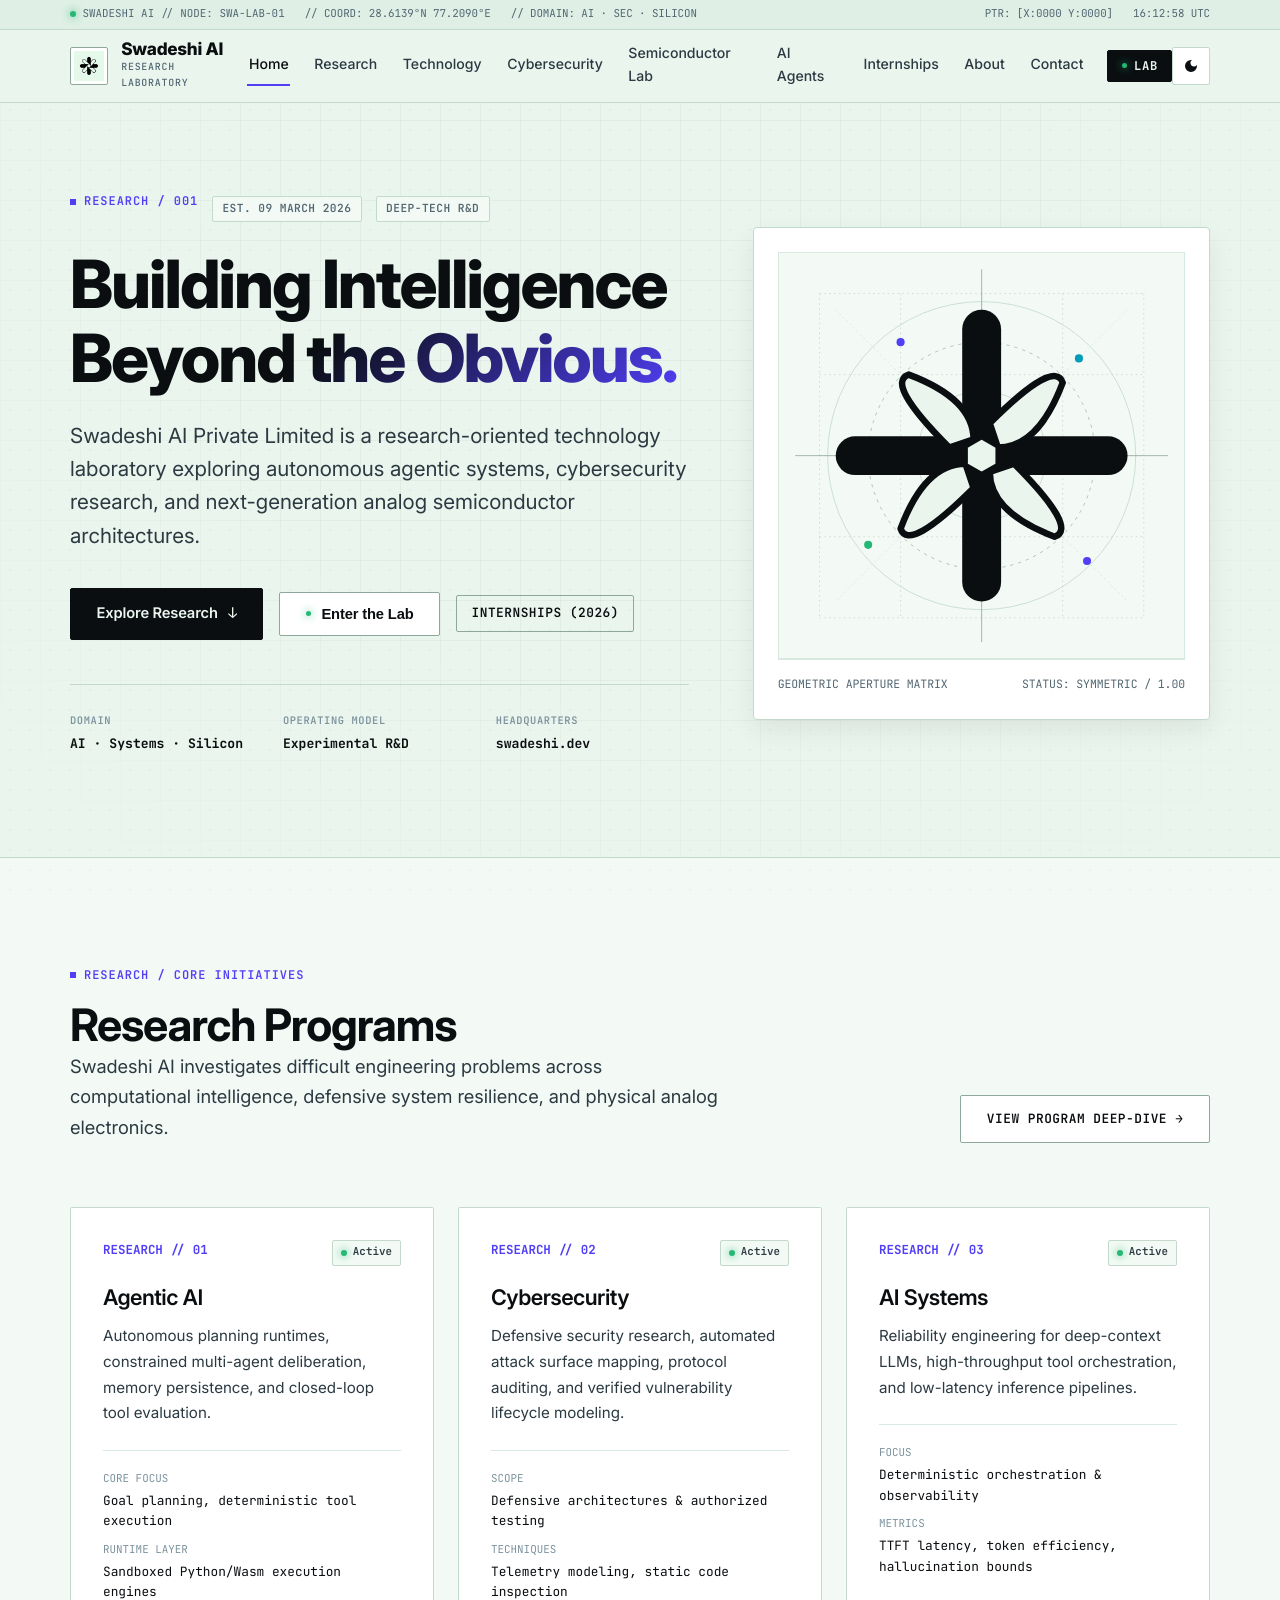
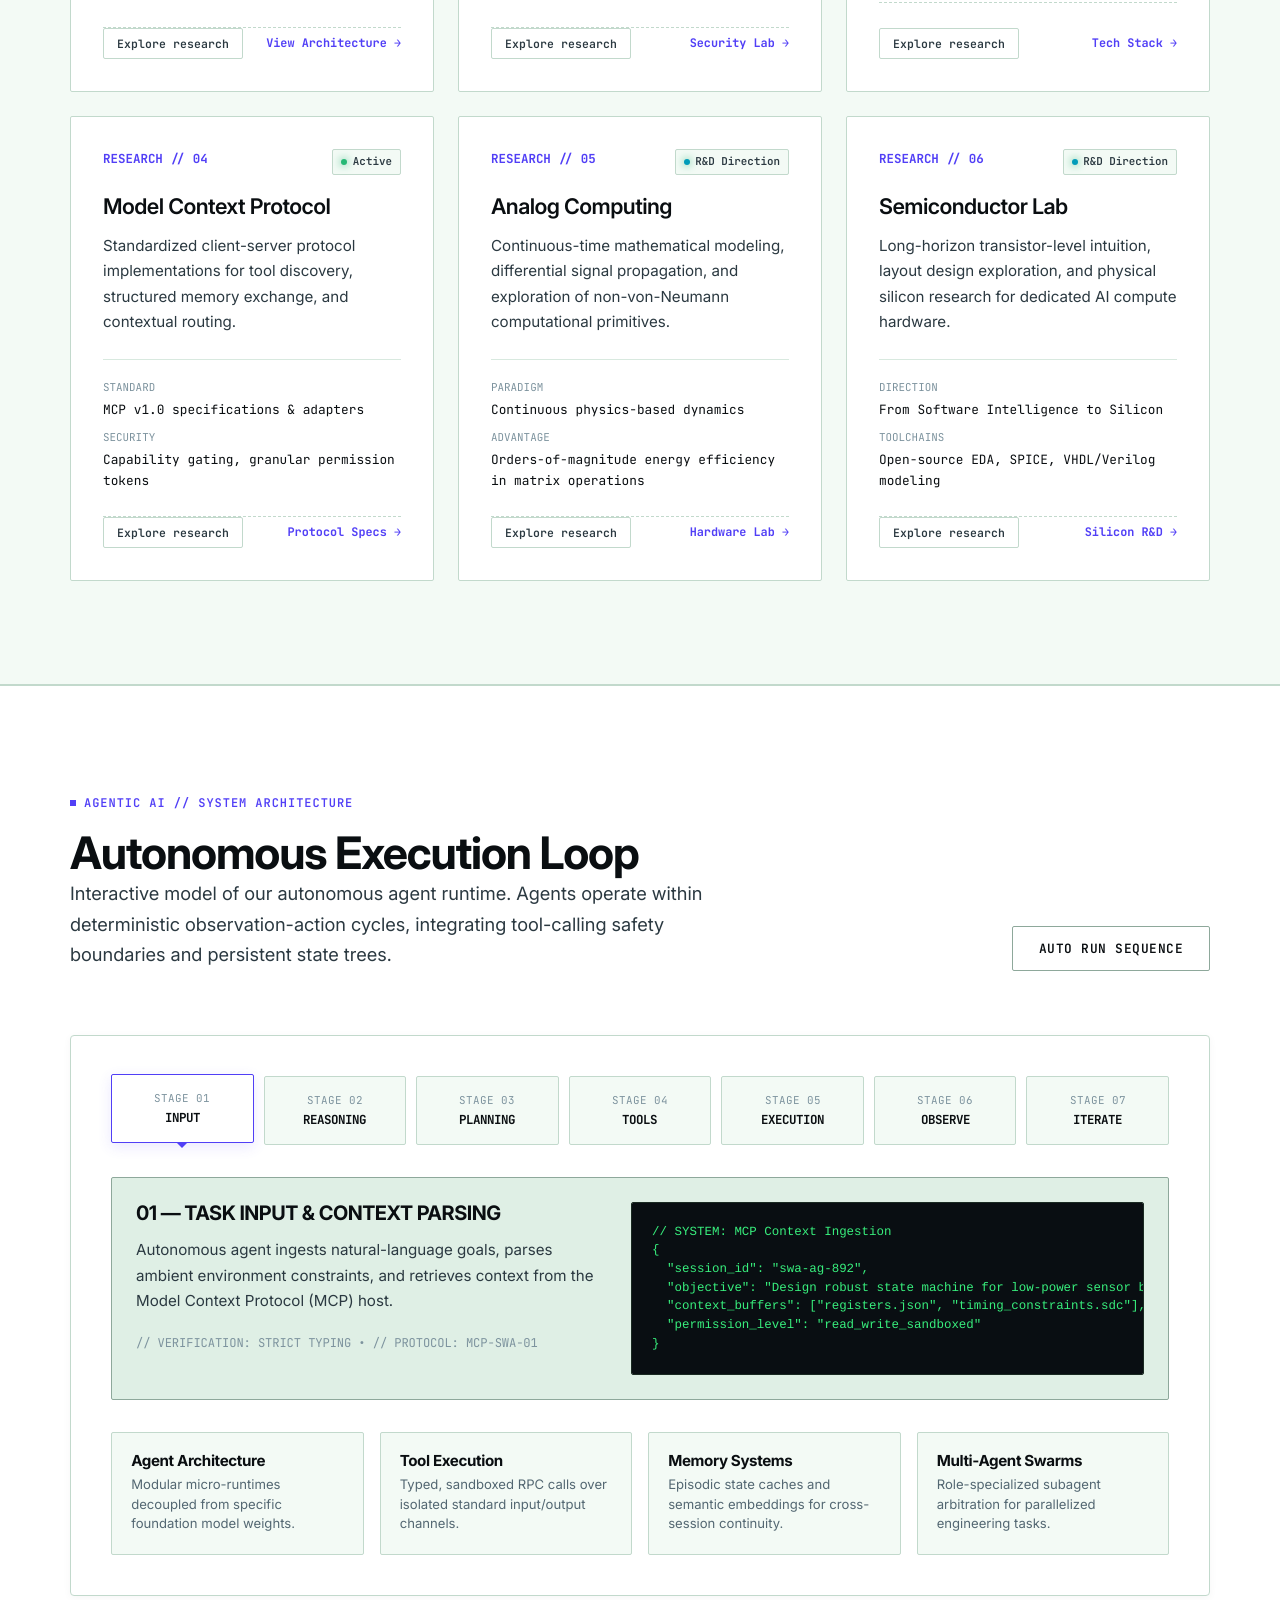
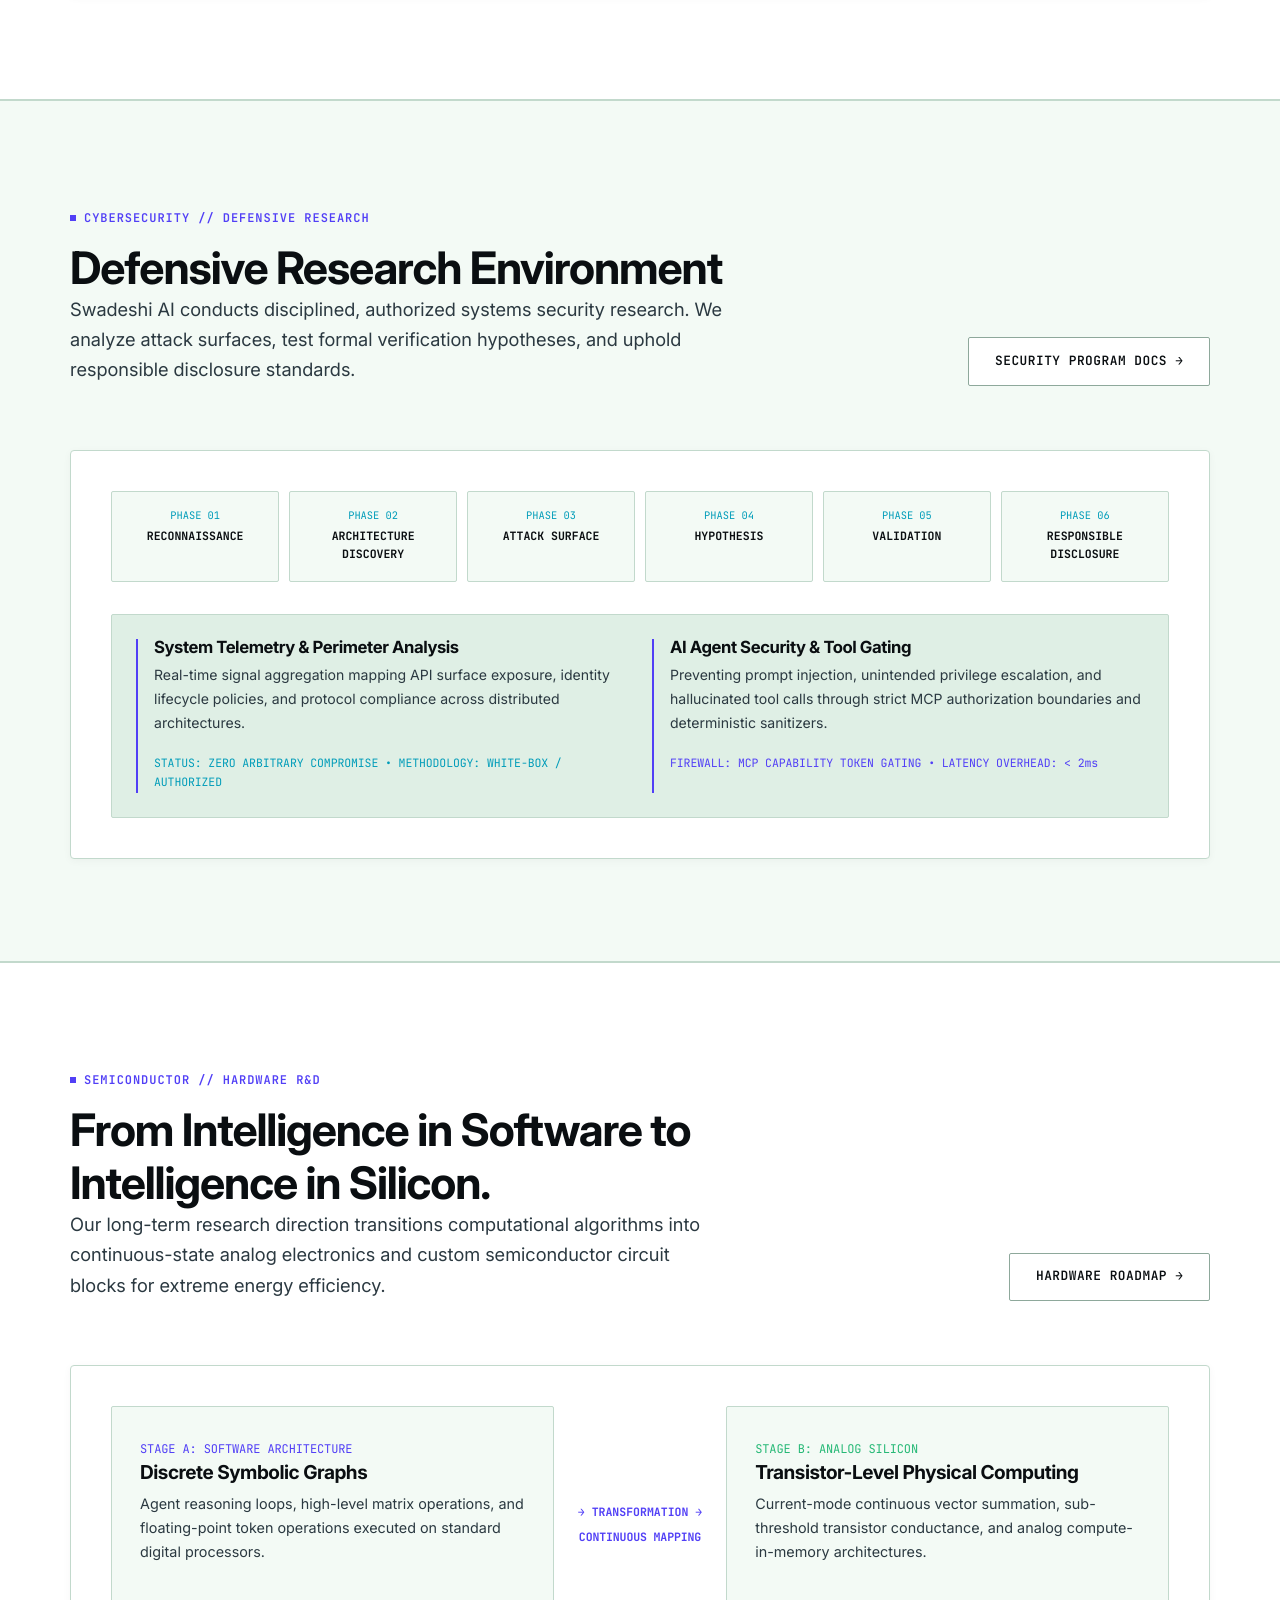
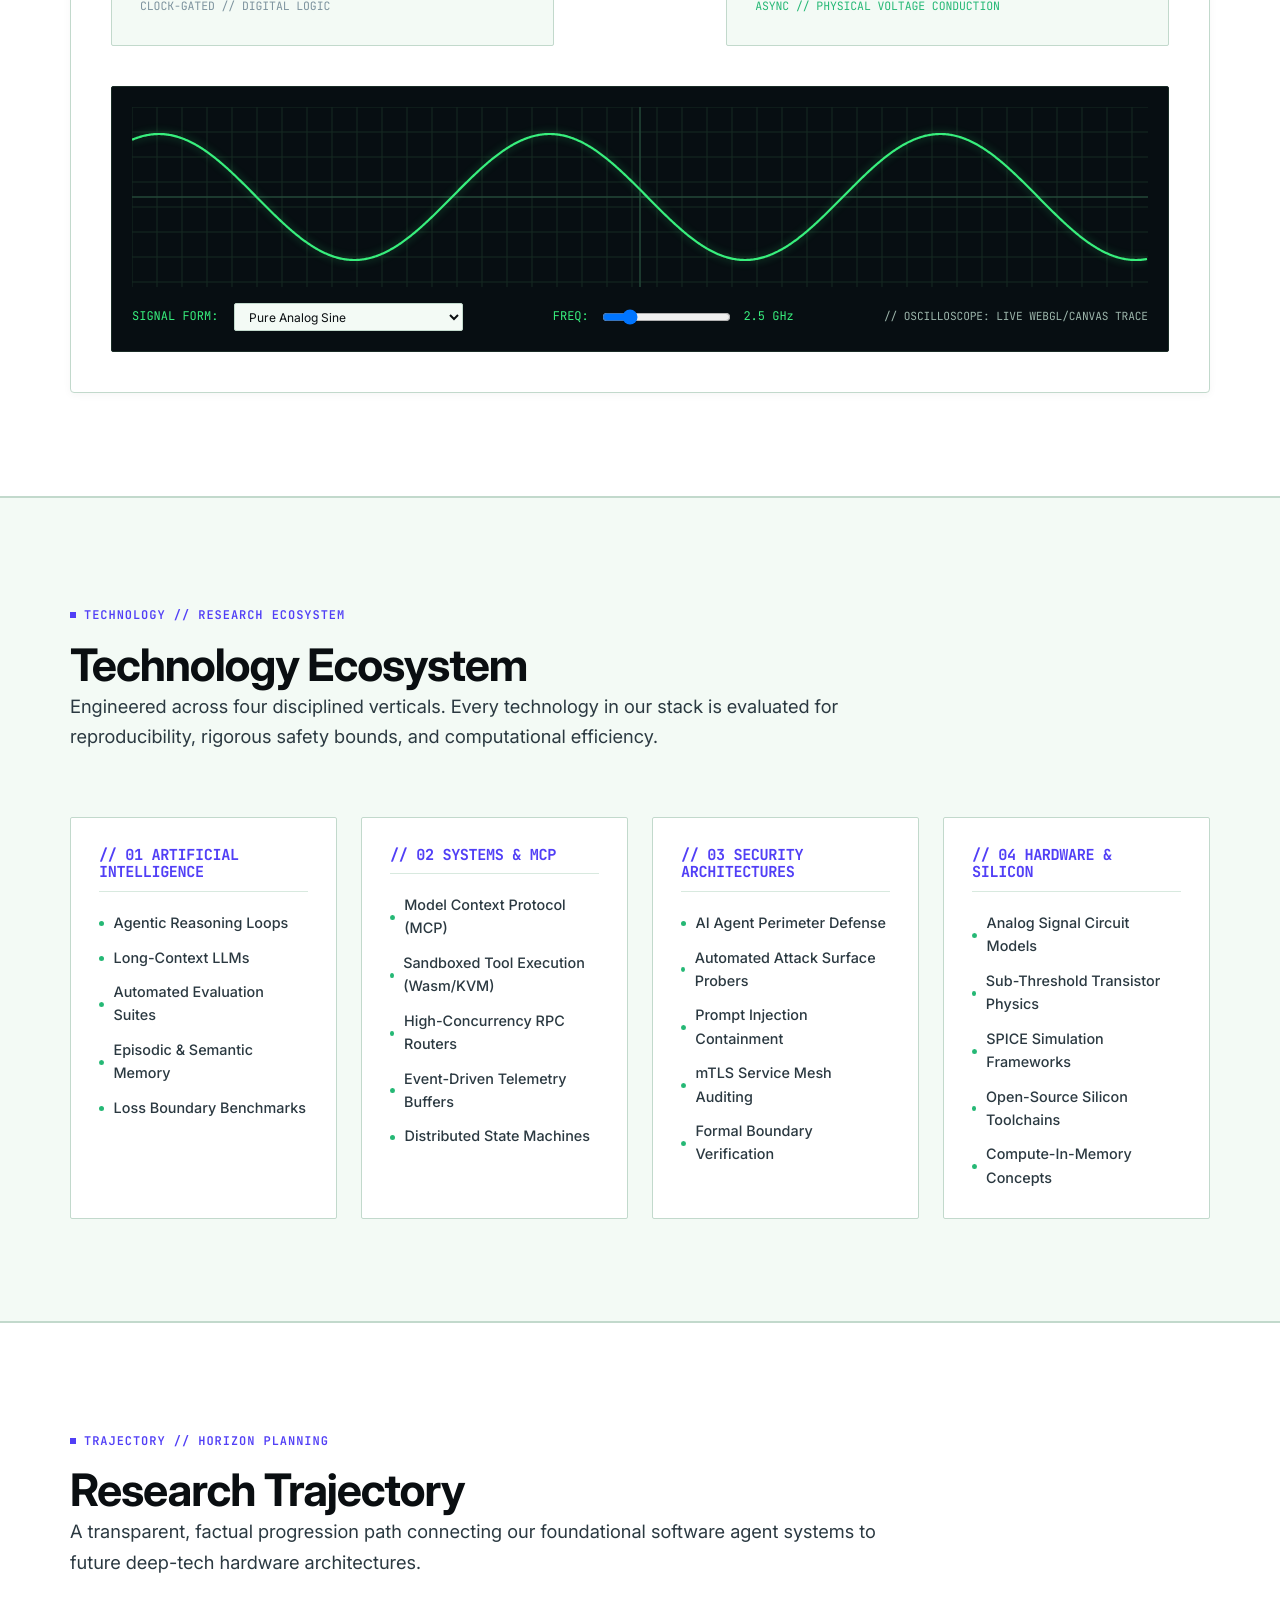
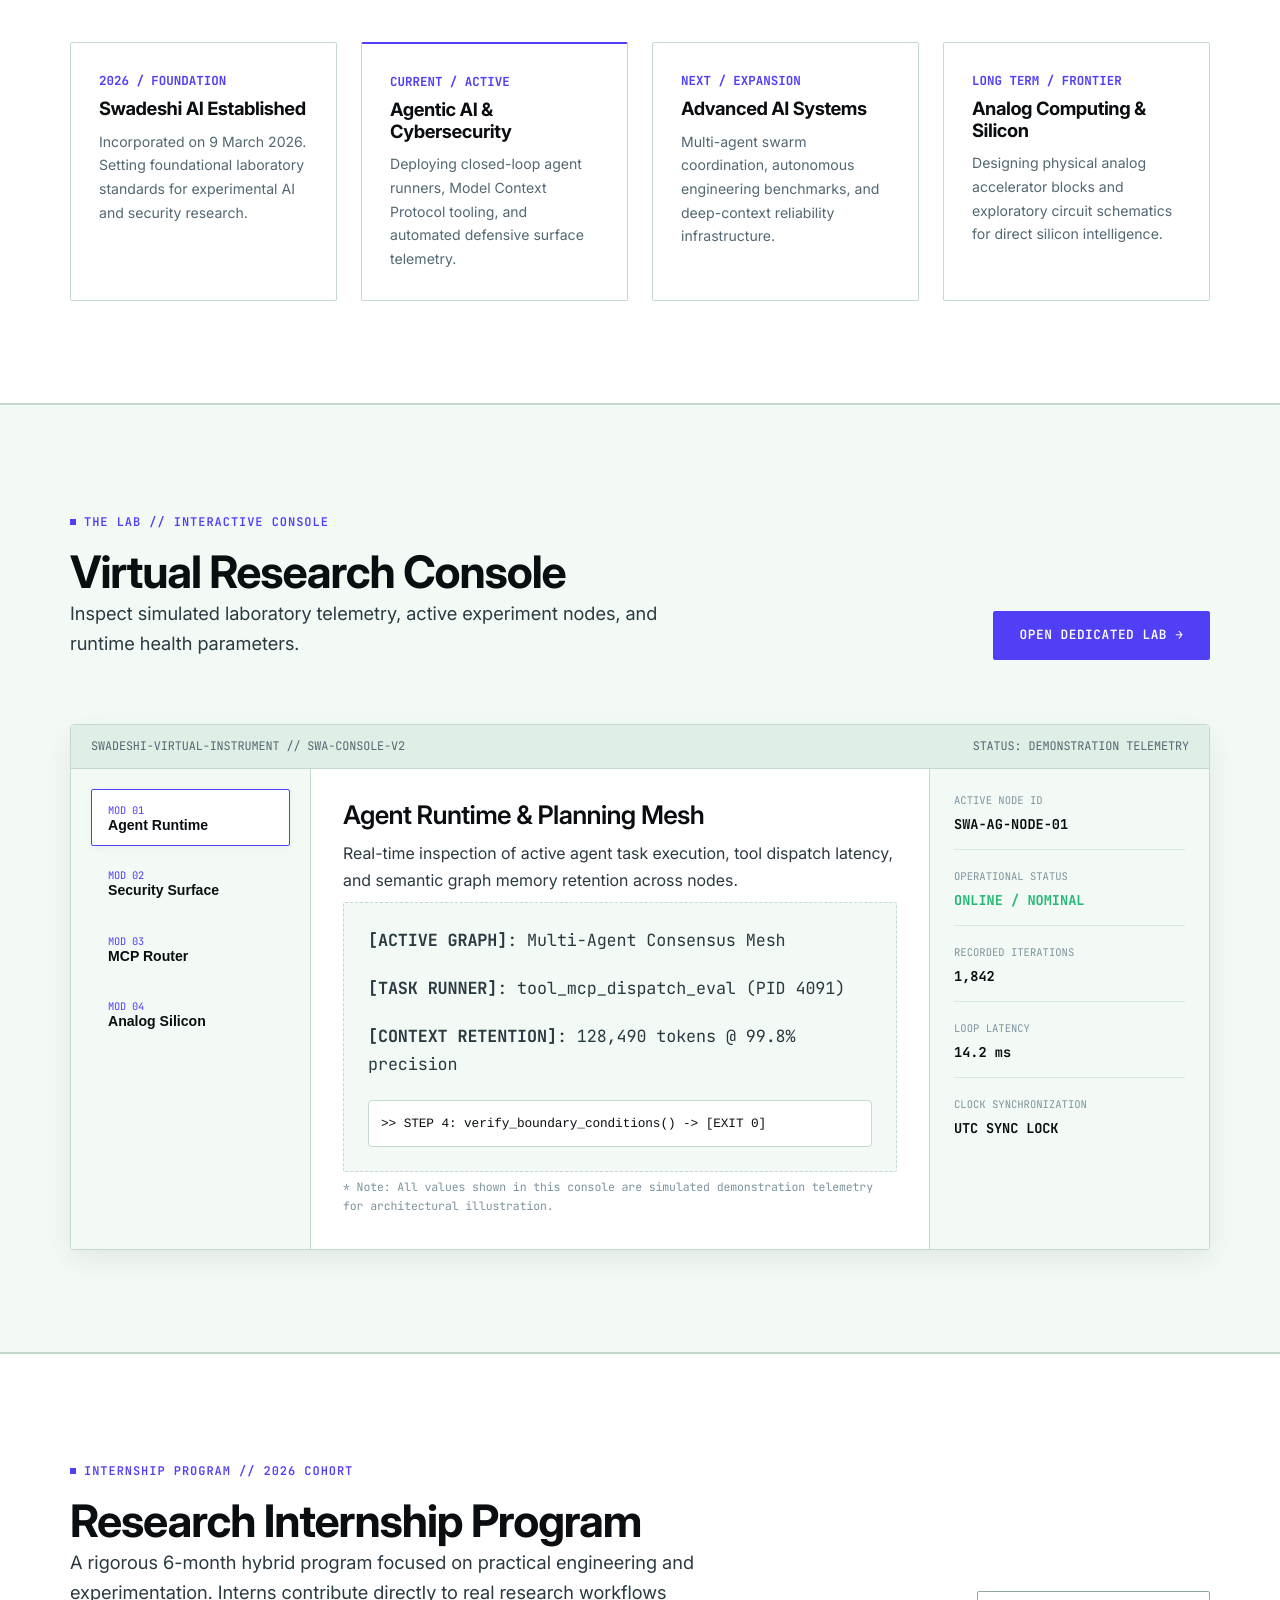
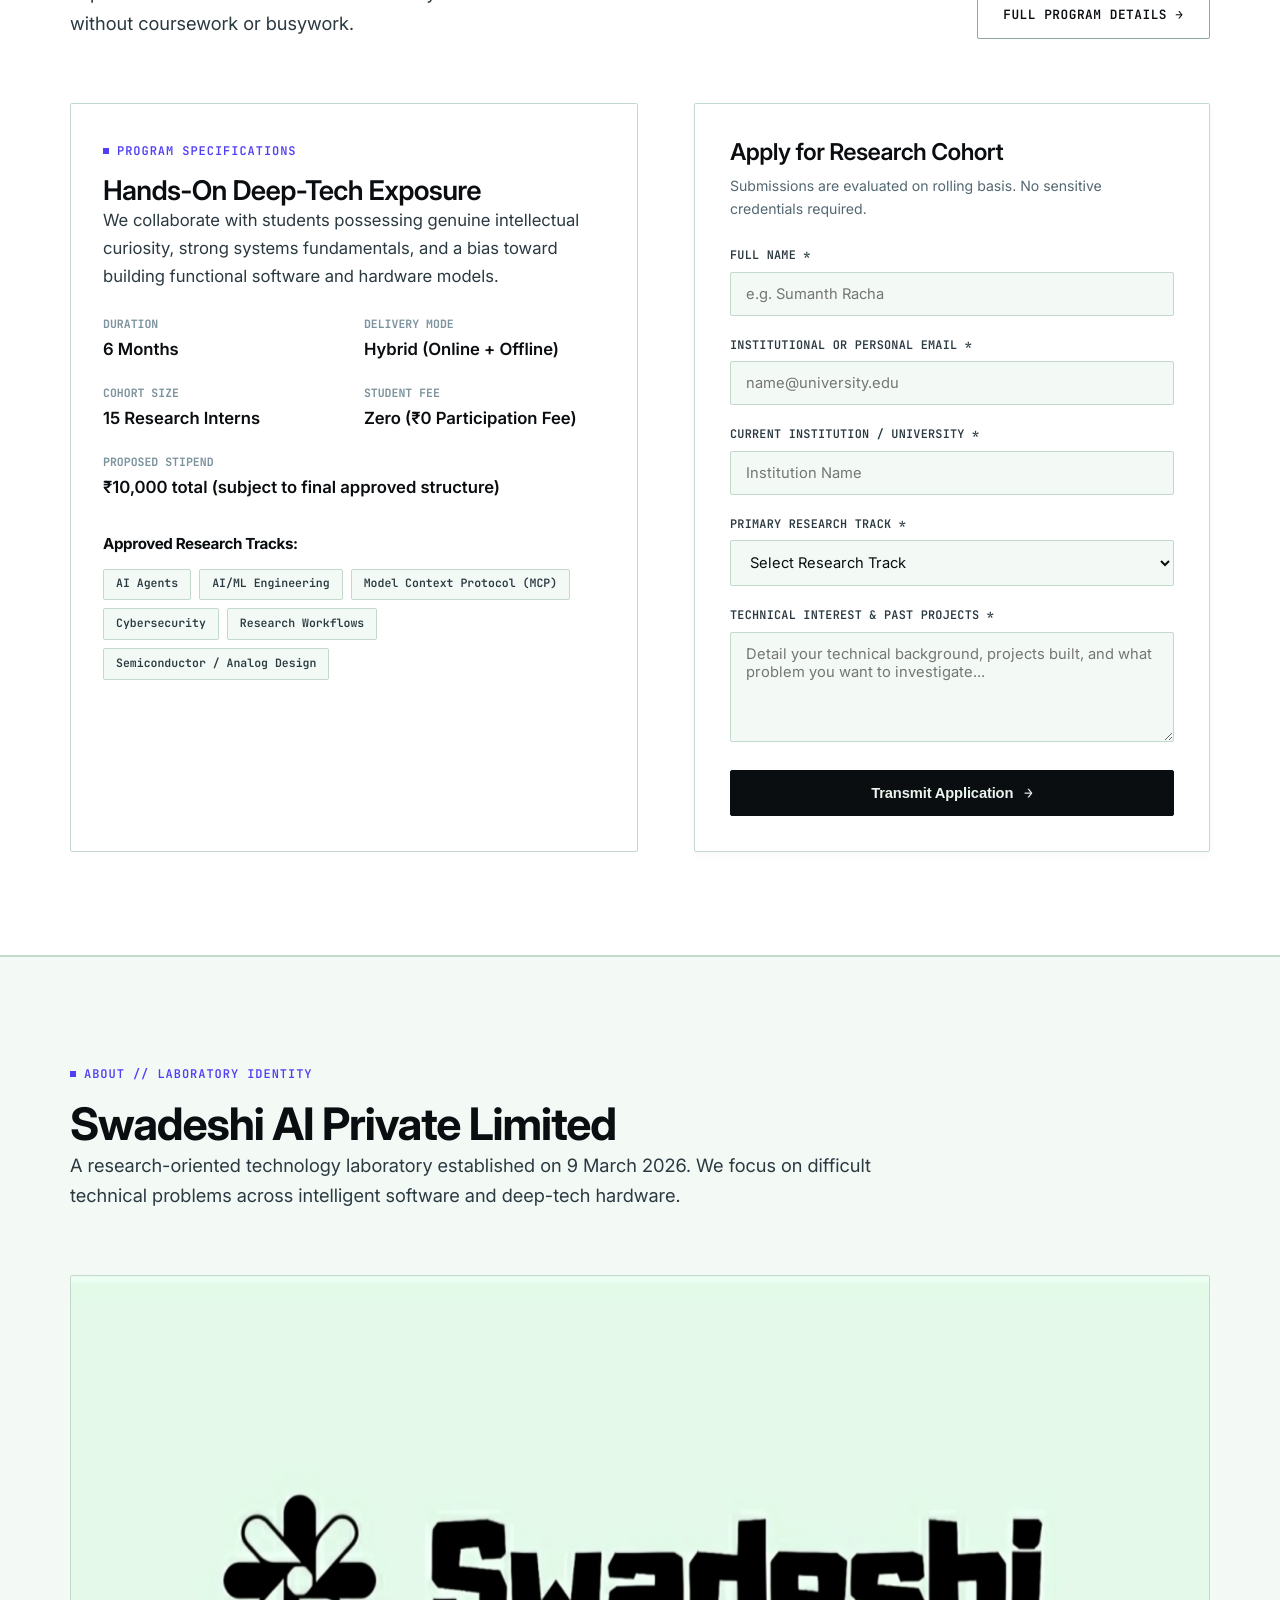
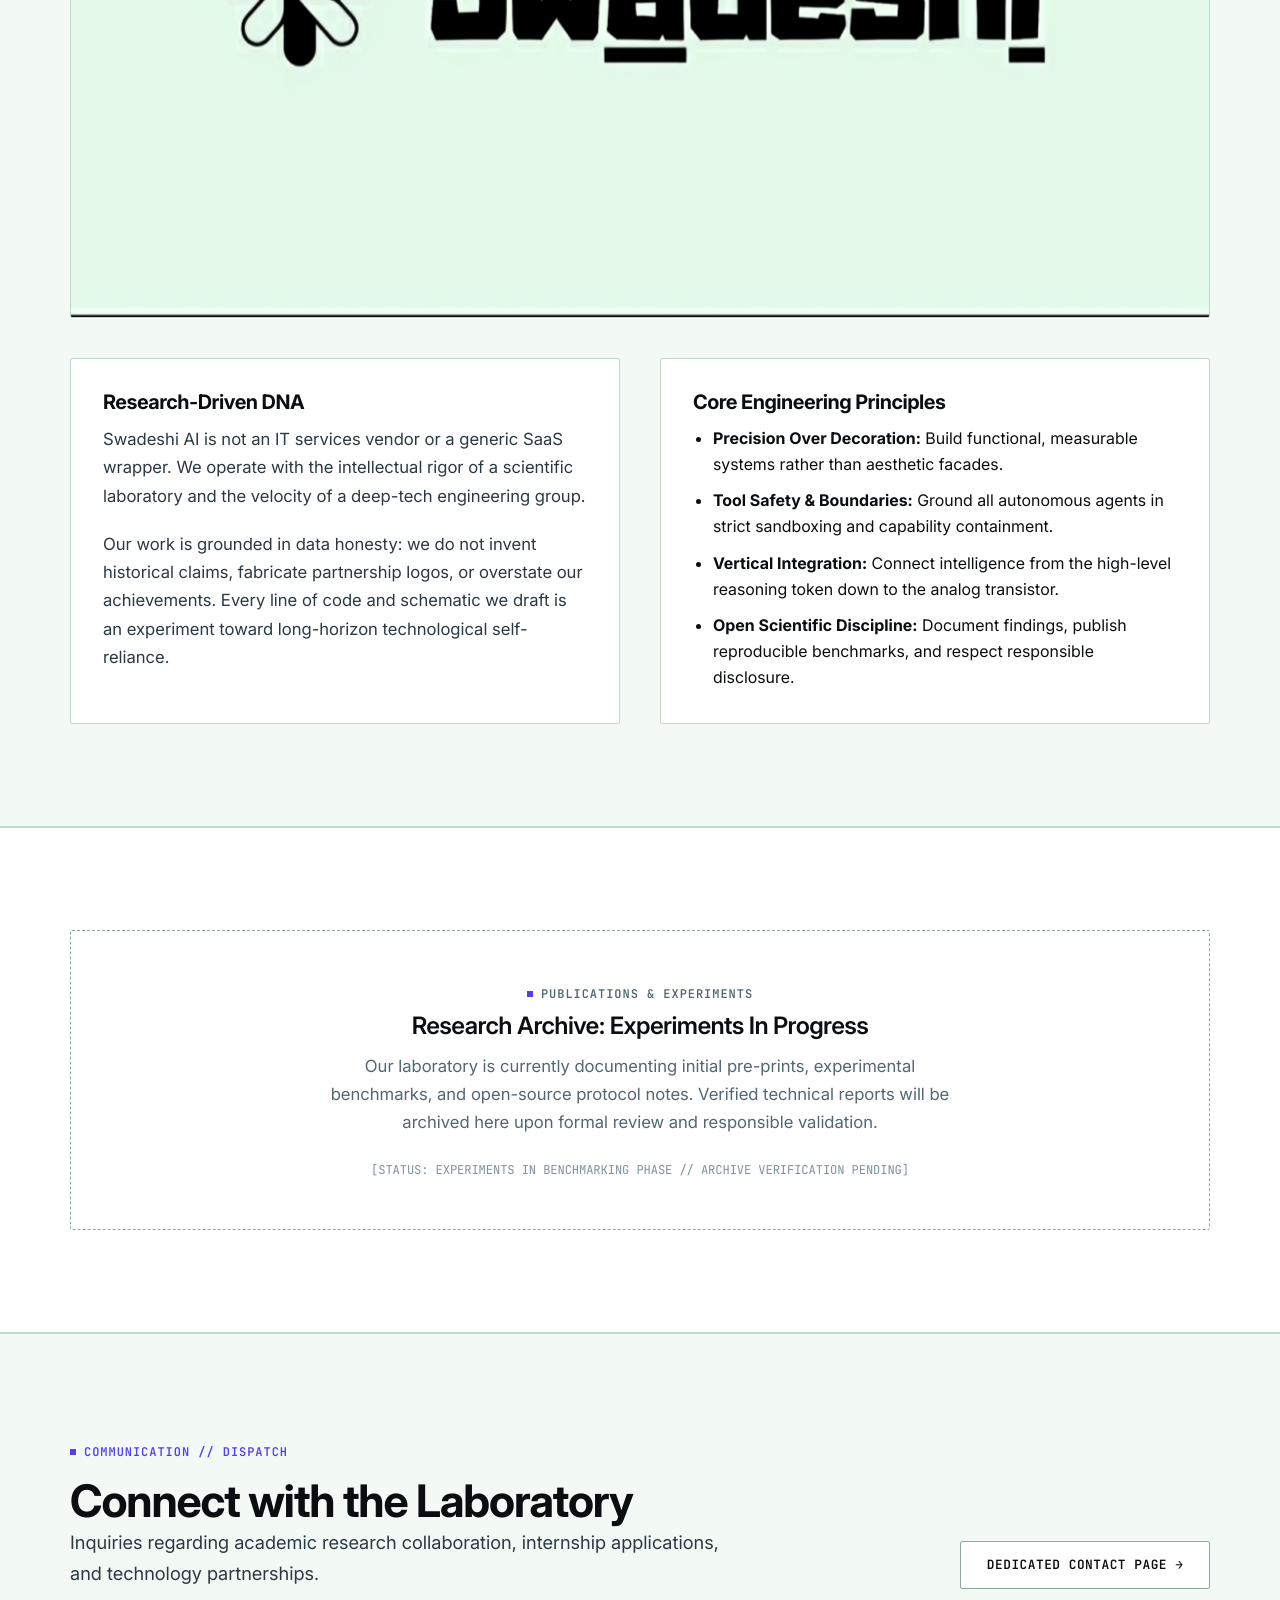
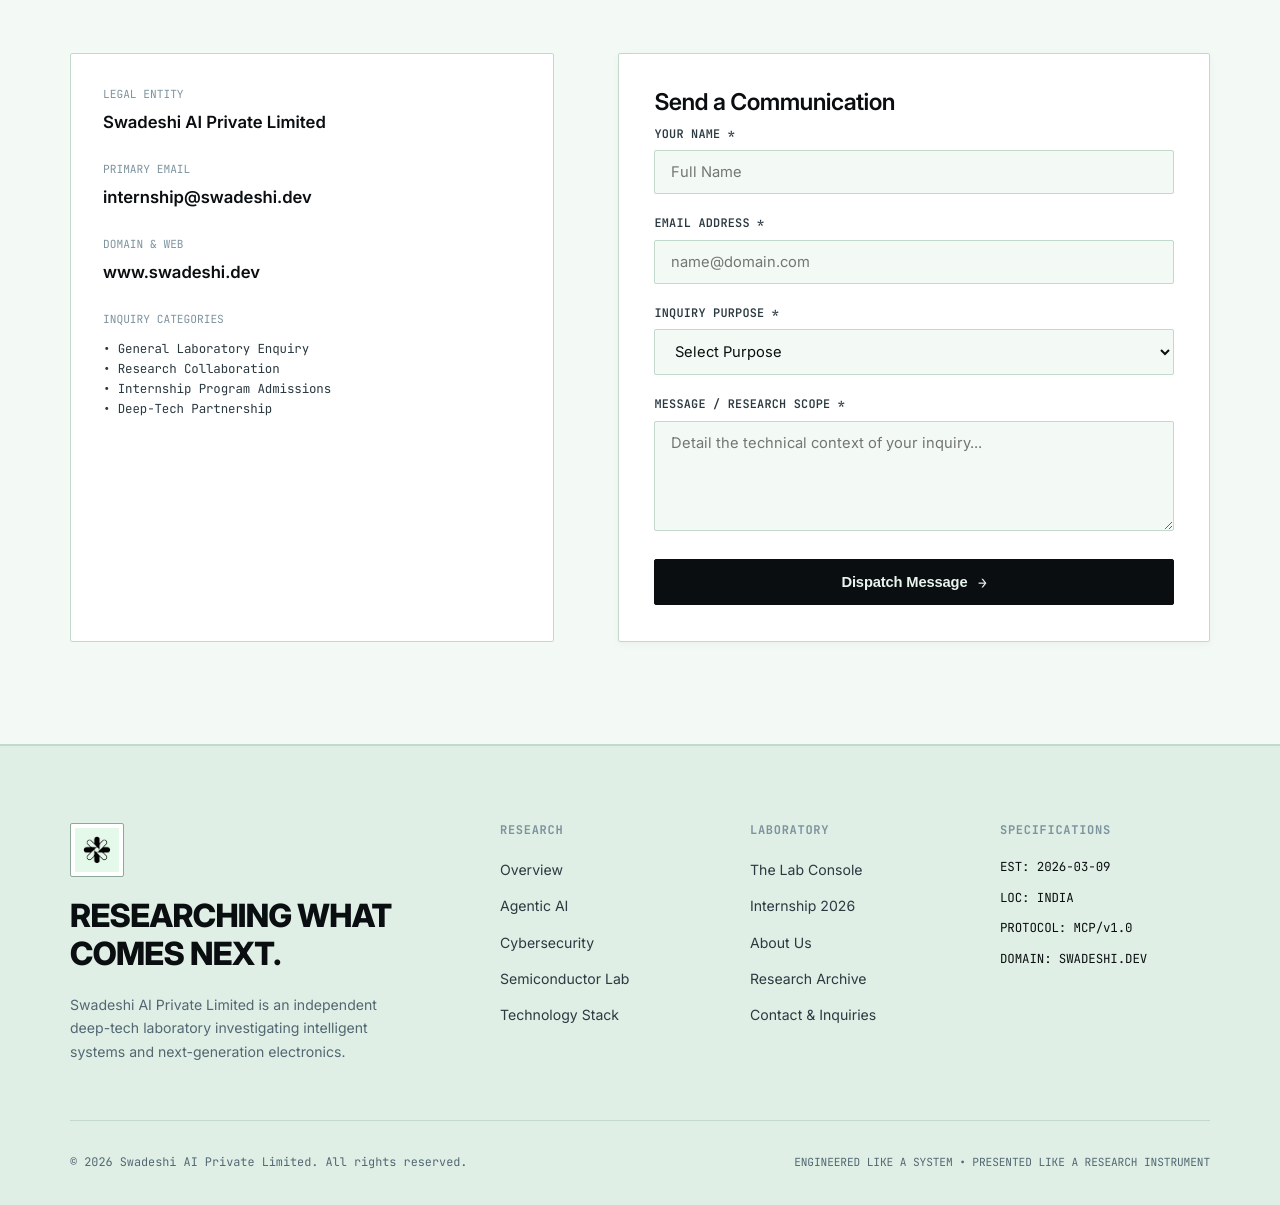
<file: index.html>
<!DOCTYPE html>
<html lang="en" data-theme="light">
  <head>
    <meta charset="UTF-8" />
    <meta name="viewport" content="width=device-width, initial-scale=1.0" />
    <title>Swadeshi AI Private Limited | Research Laboratory for Intelligent Systems</title>
    <meta
      name="description"
      content="Swadeshi AI Private Limited is a research-oriented technology laboratory exploring agentic artificial intelligence, cybersecurity systems, and next-generation electronics."
    />
    <meta name="keywords" content="Swadeshi AI, Agentic AI, AI Systems, Cybersecurity, Semiconductor Research, Analog Computing, Model Context Protocol, MCP" />
    <meta name="author" content="Swadeshi AI Private Limited" />
    <meta name="robots" content="index, follow" />
    <link rel="canonical" href="https://www.swadeshi.dev/" />

    <!-- Open Graph Metadata -->
    <meta property="og:type" content="website" />
    <meta property="og:title" content="Swadeshi AI Private Limited | Research Laboratory" />
    <meta
      property="og:description"
      content="Research-driven laboratory exploring agentic AI, cybersecurity, and deep-tech hardware research."
    />
    <meta property="og:url" content="https://www.swadeshi.dev/" />
    <meta property="og:site_name" content="Swadeshi AI Private Limited" />
    <meta property="og:image" content="https://www.swadeshi.dev/banner.jpeg" />

    <!-- Twitter Card -->
    <meta name="twitter:card" content="summary_large_image" />
    <meta name="twitter:title" content="Swadeshi AI Private Limited | Research Laboratory" />
    <meta
      name="twitter:description"
      content="Building intelligence beyond the obvious: agentic AI, cybersecurity, and future semiconductor research."
    />
    <meta name="twitter:image" content="https://www.swadeshi.dev/banner.jpeg" />

    <!-- Typography Fonts -->
    <link rel="preconnect" href="https://fonts.googleapis.com" />
    <link rel="preconnect" href="https://fonts.gstatic.com" crossorigin />
    <link
      href="https://fonts.googleapis.com/css2?family=Inter:wght@400;500;600;700;800&family=JetBrains+Mono:wght@400;500;600;700&display=swap"
      rel="stylesheet"
    />

    <!-- Favicon & Styles -->
    <link rel="icon" type="image/jpeg" href="/logo.JPG" />
    <link rel="apple-touch-icon" href="/logo.JPG" />
    <link rel="stylesheet" href="/styles.css" />

    <!-- Structured Data (JSON-LD) -->
    <script type="application/ld+json">
      {
        "@context": "https://schema.org",
        "@type": "ResearchOrganization",
        "name": "Swadeshi AI Private Limited",
        "url": "https://www.swadeshi.dev",
        "logo": "https://www.swadeshi.dev/logo.JPG",
        "foundingDate": "2026-03-09",
        "email": "internship@swadeshi.dev",
        "description": "Research-oriented technology laboratory exploring agentic AI, cybersecurity, AI systems, and next-generation electronics.",
        "knowsAbout": [
          "Agentic AI",
          "Artificial Intelligence",
          "Cybersecurity",
          "Analog Computing",
          "Semiconductor Design",
          "Model Context Protocol"
        ],
        "address": {
          "@type": "PostalAddress",
          "addressCountry": "India"
        }
      }
    </script>
  </head>
  <body>
    <!-- Minimal Branded Boot Sequence -->
    <div id="system-boot-loader" class="system-boot-loader" aria-hidden="true">
      <div class="boot-symbol">
        <img src="/logo.JPG" alt="Swadeshi AI symbol" style="width: 100%; height: 100%; object-fit: contain;" />
      </div>
      <div class="boot-log" id="boot-log-text">SWADESHI AI PROTOCOL / SYS_INIT</div>
      <div class="boot-progress-bar">
        <div class="boot-progress-inner" id="boot-progress-bar"></div>
      </div>
    </div>

    <!-- Accessible Skip Link -->
    <a class="skip-link" href="#main-content">Skip to research content</a>

    <!-- Scientific Telemetry Status Bar -->
    <aside class="telemetry-bar" aria-label="System telemetry">
      <div class="container telemetry-inner">
        <div class="telemetry-group">
          <span class="telemetry-item">
            <span class="pulse-dot" aria-hidden="true"></span>
            <span>SWADESHI AI // NODE: SWA-LAB-01</span>
          </span>
          <span class="telemetry-item mono">// COORD: 28.6139°N 77.2090°E</span>
          <span class="telemetry-item mono">// DOMAIN: AI · SEC · SILICON</span>
        </div>
        <div class="telemetry-group">
          <span class="telemetry-item mono" id="telem-coords">PTR: [X:0000 Y:0000]</span>
          <span class="telemetry-item mono" id="telem-clock">00:00:00 UTC</span>
        </div>
      </div>
    </aside>

    <!-- Site Header & Navigation -->
    <header class="site-header">
      <div class="container nav-shell">
        <a class="brand" href="/" aria-label="Swadeshi AI Laboratory Home">
          <div class="brand-symbol-wrap">
            <img src="/logo.JPG" alt="Swadeshi AI official emblem" class="brand-logo-img" />
          </div>
          <div class="brand-text-group">
            <span class="brand-title">Swadeshi AI</span>
            <span class="brand-sub">Research Laboratory</span>
          </div>
        </a>

        <!-- Desktop Minimal Horizontal Nav -->
        <nav class="desktop-nav" aria-label="Primary Navigation">
          <a class="nav-link active" href="/">Home</a>
          <a class="nav-link" href="/research/">Research</a>
          <a class="nav-link" href="/technology/">Technology</a>
          <a class="nav-link" href="/cybersecurity/">Cybersecurity</a>
          <a class="nav-link" href="/semiconductor/">Semiconductor Lab</a>
          <a class="nav-link" href="/agents/">AI Agents</a>
          <a class="nav-link" href="/internships/">Internships</a>
          <a class="nav-link" href="/about/">About</a>
          <a class="nav-link" href="/contact/">Contact</a>
          <button type="button" class="nav-lab-btn trigger-lab-modal">
            <span class="pulse-dot" style="width: 5px; height: 5px;"></span>
            <span>LAB</span>
          </button>
        </nav>

        <!-- Header Controls (Theme & Mobile Menu) -->
        <div class="header-controls">
          <button class="btn-icon theme-toggle" type="button" aria-label="Toggle dark mode">
            <svg viewBox="0 0 24 24" aria-hidden="true">
              <path d="M12 3a9 9 0 1 0 9 9c0-.46-.04-.92-.1-1.36a5.389 5.389 0 0 1-4.4 2.26 5.403 5.403 0 0 1-3.14-9.8c-.44-.06-.9-.1-1.36-.1z" />
            </svg>
          </button>
          <button class="btn-icon menu-toggle" type="button" aria-label="Open navigation menu" aria-expanded="false" aria-controls="mobile-nav-drawer">
            <span></span>
            <span></span>
          </button>
        </div>
      </div>

      <!-- Mobile Navigation Drawer -->
      <nav id="mobile-nav-drawer" class="mobile-nav-drawer" aria-label="Mobile Navigation">
        <ul class="mobile-nav-list">
          <li><a href="/"><span>Home</span> <span class="mono">00</span></a></li>
          <li><a href="/research/"><span>Research Programs</span> <span class="mono">01</span></a></li>
          <li><a href="/technology/"><span>Technology Ecosystem</span> <span class="mono">02</span></a></li>
          <li><a href="/cybersecurity/"><span>Cybersecurity Lab</span> <span class="mono">03</span></a></li>
          <li><a href="/semiconductor/"><span>Semiconductor Lab</span> <span class="mono">04</span></a></li>
          <li><a href="/agents/"><span>Agentic AI Systems</span> <span class="mono">05</span></a></li>
          <li><a href="/internships/"><span>Internship Portal</span> <span class="mono">06</span></a></li>
          <li><a href="/about/"><span>About Laboratory</span> <span class="mono">07</span></a></li>
          <li><a href="/contact/"><span>Contact & Inquiries</span> <span class="mono">08</span></a></li>
          <li style="margin-top: 0.5rem;">
            <a href="/lab/" class="btn btn-accent" style="color: #ffffff; justify-content: center;">
              <span>ENTER THE LAB CONSOLE</span>
            </a>
          </li>
        </ul>
      </nav>
    </header>

    <main id="main-content">
      <!-- ====================================================================
           1. HERO SECTION
           ==================================================================== -->
      <section class="hero" aria-labelledby="hero-title">
        <div class="container hero-grid">
          <div class="hero-content">
            <div class="hero-badge-row">
              <span class="kicker">RESEARCH / 001</span>
              <span class="meta-tag">EST. 09 MARCH 2026</span>
              <span class="meta-tag">DEEP-TECH R&amp;D</span>
            </div>

            <h1 id="hero-title" class="hero-h1">
              Building Intelligence <br />
              <span class="gradient-text">Beyond the Obvious.</span>
            </h1>

            <p class="hero-desc">
              Swadeshi AI Private Limited is a research-oriented technology laboratory exploring
              autonomous agentic systems, cybersecurity research, and next-generation analog semiconductor architectures.
            </p>

            <div class="hero-cta-group">
              <a href="#research" class="btn btn-primary">
                <span>Explore Research</span>
                <span class="mono" aria-hidden="true">&darr;</span>
              </a>
              <button type="button" class="btn btn-secondary trigger-lab-modal">
                <span class="pulse-dot" style="width: 5px; height: 5px;"></span>
                <span>Enter the Lab</span>
              </button>
              <a href="/internships/" class="btn btn-sm btn-mono" style="border: 1px solid var(--line-strong);">
                Internships (2026)
              </a>
            </div>

            <div class="hero-meta-strip" aria-label="Laboratory metadata">
              <div class="hero-meta-item">
                <span class="hero-meta-label">Domain</span>
                <span class="hero-meta-value">AI · Systems · Silicon</span>
              </div>
              <div class="hero-meta-item">
                <span class="hero-meta-label">Operating Model</span>
                <span class="hero-meta-value">Experimental R&amp;D</span>
              </div>
              <div class="hero-meta-item">
                <span class="hero-meta-label">Headquarters</span>
                <span class="hero-meta-value">swadeshi.dev</span>
              </div>
            </div>
          </div>

          <!-- Hero Scientific Interactive Visualizer -->
          <div class="hero-visual-card" aria-hidden="true">
            <div class="hero-canvas-wrap">
              <svg class="hero-canvas-svg" viewBox="0 0 500 500" fill="none" xmlns="http://www.w3.org/2000/svg">
                <!-- Precision Coordinate Grid -->
                <g stroke="var(--line-strong)" stroke-width="0.7" stroke-dasharray="2 4" opacity="0.6">
                  <line x1="50" y1="50" x2="450" y2="50" />
                  <line x1="50" y1="150" x2="450" y2="150" />
                  <line x1="50" y1="250" x2="450" y2="250" />
                  <line x1="50" y1="350" x2="450" y2="350" />
                  <line x1="50" y1="450" x2="450" y2="450" />
                  <line x1="50" y1="50" x2="50" y2="450" />
                  <line x1="150" y1="50" x2="150" y2="450" />
                  <line x1="250" y1="50" x2="250" y2="450" />
                  <line x1="350" y1="50" x2="350" y2="450" />
                  <line x1="450" y1="50" x2="450" y2="450" />
                </g>

                <!-- Concentric Circular Alignment Reticles -->
                <circle cx="250" cy="250" r="190" stroke="var(--line)" stroke-width="1" />
                <circle cx="250" cy="250" r="140" stroke="var(--line-strong)" stroke-width="0.8" stroke-dasharray="4 6" />
                <circle cx="250" cy="250" r="80" stroke="var(--line)" stroke-width="1" />

                <!-- Dynamic Layer influenced by pointer -->
                <g class="hero-dynamic-layer" style="transition: transform 120ms ease-out;">
                  <!-- Crosshair Guides -->
                  <line x1="250" y1="20" x2="250" y2="480" stroke="var(--line-strong)" stroke-width="1" />
                  <line x1="20" y1="250" x2="480" y2="250" stroke="var(--line-strong)" stroke-width="1" />
                  
                  <!-- Diagonal Vector Rays -->
                  <line x1="70" y1="70" x2="430" y2="430" stroke="var(--line-light)" stroke-width="1" stroke-dasharray="3 3" />
                  <line x1="430" y1="70" x2="70" y2="430" stroke="var(--line-light)" stroke-width="1" stroke-dasharray="3 3" />

                  <!-- Stylized Geometric Motif directly echoing the Swadeshi AI Emblem geometry -->
                  <!-- Vertical Pill Bar -->
                  <rect x="226" y="70" width="48" height="360" rx="24" fill="var(--text-primary)" />
                  <!-- Horizontal Pill Bar -->
                  <rect x="70" y="226" width="360" height="48" rx="24" fill="var(--text-primary)" />

                  <!-- 4 Diagonal Aperture Blades (Outlined & Contoured) -->
                  <!-- Top Right Blade -->
                  <path d="M260 210 Q 340 130 350 160 Q 320 240 270 240 Z" fill="var(--bg)" stroke="var(--text-primary)" stroke-width="8" stroke-linejoin="round" />
                  <!-- Bottom Right Blade -->
                  <path d="M290 260 Q 370 340 340 350 Q 260 320 260 270 Z" fill="var(--bg)" stroke="var(--text-primary)" stroke-width="8" stroke-linejoin="round" />
                  <!-- Bottom Left Blade -->
                  <path d="M240 290 Q 160 370 150 340 Q 180 260 230 260 Z" fill="var(--bg)" stroke="var(--text-primary)" stroke-width="8" stroke-linejoin="round" />
                  <!-- Top Left Blade -->
                  <path d="M210 240 Q 130 160 160 150 Q 240 180 240 230 Z" fill="var(--bg)" stroke="var(--text-primary)" stroke-width="8" stroke-linejoin="round" />

                  <!-- Central Hexagonal / Aperture Negative Space -->
                  <polygon points="250,228 269,239 269,261 250,272 231,261 231,239" fill="var(--bg)" stroke="var(--text-primary)" stroke-width="4" />
                </g>

                <!-- Responsive Orbit Nodes -->
                <circle class="hero-node" cx="150" cy="110" r="5" fill="var(--accent)" />
                <circle class="hero-node" cx="370" cy="130" r="5" fill="var(--accent-cyan)" />
                <circle class="hero-node" cx="380" cy="380" r="5" fill="var(--accent)" />
                <circle class="hero-node" cx="110" cy="360" r="5" fill="var(--accent-mint)" />
              </svg>
            </div>
            <div class="visual-hud">
              <span class="mono">GEOMETRIC APERTURE MATRIX</span>
              <span class="mono">STATUS: SYMMETRIC / 1.00</span>
            </div>
          </div>
        </div>
      </section>

      <!-- ====================================================================
           2. RESEARCH PROGRAMS SECTION
           ==================================================================== -->
      <section id="research" class="section section-alt" aria-labelledby="research-heading">
        <div class="container">
          <div class="section-header-split">
            <div class="header-copy">
              <p class="kicker">RESEARCH / CORE INITIATIVES</p>
              <h2 id="research-heading">Research Programs</h2>
              <p class="section-intro">
                Swadeshi AI investigates difficult engineering problems across computational intelligence, 
                defensive system resilience, and physical analog electronics.
              </p>
            </div>
            <div>
              <a href="/research/" class="btn btn-secondary btn-mono">View Program Deep-Dive &rarr;</a>
            </div>
          </div>

          <div class="research-grid">
            <!-- 01 Agentic AI -->
            <article class="research-card">
              <div>
                <div class="card-top">
                  <span class="card-id">RESEARCH // 01</span>
                  <span class="card-status active">
                    <span class="pulse-dot"></span> Active
                  </span>
                </div>
                <h3>Agentic AI</h3>
                <p>
                  Autonomous planning runtimes, constrained multi-agent deliberation, memory persistence, and closed-loop tool evaluation.
                </p>
                <div class="card-specs">
                  <div class="card-spec-row">
                    <span class="spec-label">Core Focus</span>
                    <span class="spec-val">Goal planning, deterministic tool execution</span>
                  </div>
                  <div class="card-spec-row">
                    <span class="spec-label">Runtime Layer</span>
                    <span class="spec-val">Sandboxed Python/Wasm execution engines</span>
                  </div>
                </div>
                <div class="card-drawer">
                  <p><strong>Experiments:</strong> Benchmark suites for tool error recovery, long-horizon multi-step plan synthesis, and context-window token degradation.</p>
                  <p><strong>Status:</strong> Active laboratory implementation with continuous telemetry tracking.</p>
                </div>
              </div>
              <div class="card-btn-row">
                <button type="button" class="card-toggle-btn" aria-expanded="false">Explore research</button>
                <a href="/agents/" class="card-link">View Architecture &rarr;</a>
              </div>
            </article>

            <!-- 02 Cybersecurity -->
            <article class="research-card">
              <div>
                <div class="card-top">
                  <span class="card-id">RESEARCH // 02</span>
                  <span class="card-status active">
                    <span class="pulse-dot"></span> Active
                  </span>
                </div>
                <h3>Cybersecurity</h3>
                <p>
                  Defensive security research, automated attack surface mapping, protocol auditing, and verified vulnerability lifecycle modeling.
                </p>
                <div class="card-specs">
                  <div class="card-spec-row">
                    <span class="spec-label">Scope</span>
                    <span class="spec-val">Defensive architectures &amp; authorized testing</span>
                  </div>
                  <div class="card-spec-row">
                    <span class="spec-label">Techniques</span>
                    <span class="spec-val">Telemetry modeling, static code inspection</span>
                  </div>
                </div>
                <div class="card-drawer">
                  <p><strong>Methodology:</strong> Strict adherence to authorized boundary rules, reproducibility frameworks, and responsible disclosure coordination.</p>
                  <p><strong>Focus:</strong> AI-assisted perimeter verification and supply-chain dependency auditing.</p>
                </div>
              </div>
              <div class="card-btn-row">
                <button type="button" class="card-toggle-btn" aria-expanded="false">Explore research</button>
                <a href="/cybersecurity/" class="card-link">Security Lab &rarr;</a>
              </div>
            </article>

            <!-- 03 AI Systems -->
            <article class="research-card">
              <div>
                <div class="card-top">
                  <span class="card-id">RESEARCH // 03</span>
                  <span class="card-status active">
                    <span class="pulse-dot"></span> Active
                  </span>
                </div>
                <h3>AI Systems</h3>
                <p>
                  Reliability engineering for deep-context LLMs, high-throughput tool orchestration, and low-latency inference pipelines.
                </p>
                <div class="card-specs">
                  <div class="card-spec-row">
                    <span class="spec-label">Focus</span>
                    <span class="spec-val">Deterministic orchestration &amp; observability</span>
                  </div>
                  <div class="card-spec-row">
                    <span class="spec-label">Metrics</span>
                    <span class="spec-val">TTFT latency, token efficiency, hallucination bounds</span>
                  </div>
                </div>
                <div class="card-drawer">
                  <p><strong>Architecture:</strong> Context-window cache tiering, streaming AST verification, and multi-model consensus arbitration.</p>
                  <p><strong>Goal:</strong> Transform probabilistic foundation models into deterministic engineering instruments.</p>
                </div>
              </div>
              <div class="card-btn-row">
                <button type="button" class="card-toggle-btn" aria-expanded="false">Explore research</button>
                <a href="/technology/" class="card-link">Tech Stack &rarr;</a>
              </div>
            </article>

            <!-- 04 MCP / Tool-Calling -->
            <article class="research-card">
              <div>
                <div class="card-top">
                  <span class="card-id">RESEARCH // 04</span>
                  <span class="card-status active">
                    <span class="pulse-dot"></span> Active
                  </span>
                </div>
                <h3>Model Context Protocol</h3>
                <p>
                  Standardized client-server protocol implementations for tool discovery, structured memory exchange, and contextual routing.
                </p>
                <div class="card-specs">
                  <div class="card-spec-row">
                    <span class="spec-label">Standard</span>
                    <span class="spec-val">MCP v1.0 specifications &amp; adapters</span>
                  </div>
                  <div class="card-spec-row">
                    <span class="spec-label">Security</span>
                    <span class="spec-val">Capability gating, granular permission tokens</span>
                  </div>
                </div>
                <div class="card-drawer">
                  <p><strong>Research Direction:</strong> Zero-latency context synchronization between local developer tooling and multi-agent coordination runtimes.</p>
                  <p><strong>Interoperability:</strong> Bidirectional bridges across IDEs, databases, and simulation engines.</p>
                </div>
              </div>
              <div class="card-btn-row">
                <button type="button" class="card-toggle-btn" aria-expanded="false">Explore research</button>
                <a href="/technology/" class="card-link">Protocol Specs &rarr;</a>
              </div>
            </article>

            <!-- 05 Analog Computing -->
            <article class="research-card">
              <div>
                <div class="card-top">
                  <span class="card-id">RESEARCH // 05</span>
                  <span class="card-status direction">
                    <span class="pulse-dot" style="background-color: var(--accent-cyan);"></span> R&amp;D Direction
                  </span>
                </div>
                <h3>Analog Computing</h3>
                <p>
                  Continuous-time mathematical modeling, differential signal propagation, and exploration of non-von-Neumann computational primitives.
                </p>
                <div class="card-specs">
                  <div class="card-spec-row">
                    <span class="spec-label">Paradigm</span>
                    <span class="spec-val">Continuous physics-based dynamics</span>
                  </div>
                  <div class="card-spec-row">
                    <span class="spec-label">Advantage</span>
                    <span class="spec-val">Orders-of-magnitude energy efficiency in matrix operations</span>
                  </div>
                </div>
                <div class="card-drawer">
                  <p><strong>Theory:</strong> Exploiting Kirchhoff's current laws and sub-threshold transistor conduction for instant matrix vector dot products without discrete clock cycles.</p>
                  <p><strong>Stage:</strong> Mathematical formulation and SPICE circuit simulation.</p>
                </div>
              </div>
              <div class="card-btn-row">
                <button type="button" class="card-toggle-btn" aria-expanded="false">Explore research</button>
                <a href="/semiconductor/" class="card-link">Hardware Lab &rarr;</a>
              </div>
            </article>

            <!-- 06 Semiconductor Research -->
            <article class="research-card">
              <div>
                <div class="card-top">
                  <span class="card-id">RESEARCH // 06</span>
                  <span class="card-status direction">
                    <span class="pulse-dot" style="background-color: var(--accent-cyan);"></span> R&amp;D Direction
                  </span>
                </div>
                <h3>Semiconductor Lab</h3>
                <p>
                  Long-horizon transistor-level intuition, layout design exploration, and physical silicon research for dedicated AI compute hardware.
                </p>
                <div class="card-specs">
                  <div class="card-spec-row">
                    <span class="spec-label">Direction</span>
                    <span class="spec-val">From Software Intelligence to Silicon</span>
                  </div>
                  <div class="card-spec-row">
                    <span class="spec-label">Toolchains</span>
                    <span class="spec-val">Open-source EDA, SPICE, VHDL/Verilog modeling</span>
                  </div>
                </div>
                <div class="card-drawer">
                  <p><strong>Commitment:</strong> Scientific truthfulness — no false claims of fabricated chips. Transparent exploratory research into analog layout and design rules.</p>
                  <p><strong>Long-term Goal:</strong> Custom analog accelerator blocks for edge agent autonomy.</p>
                </div>
              </div>
              <div class="card-btn-row">
                <button type="button" class="card-toggle-btn" aria-expanded="false">Explore research</button>
                <a href="/semiconductor/" class="card-link">Silicon R&amp;D &rarr;</a>
              </div>
            </article>
          </div>
        </div>
      </section>

      <!-- ====================================================================
           3. AGENTIC AI ARCHITECTURE & INTERACTIVE FLOW
           ==================================================================== -->
      <section id="agents" class="section section-panel" aria-labelledby="agents-heading">
        <div class="container">
          <div class="section-header-split">
            <div class="header-copy">
              <p class="kicker">AGENTIC AI // SYSTEM ARCHITECTURE</p>
              <h2 id="agents-heading">Autonomous Execution Loop</h2>
              <p class="section-intro">
                Interactive model of our autonomous agent runtime. Agents operate within deterministic observation-action cycles,
                integrating tool-calling safety boundaries and persistent state trees.
              </p>
            </div>
            <div>
              <button type="button" id="agent-autorun-btn" class="btn btn-secondary btn-mono">
                Auto Run Sequence
              </button>
            </div>
          </div>

          <div class="agent-interactive-container">
            <!-- 7-Stage Flow Stepper -->
            <div class="agent-flow-stepper" role="tablist" aria-label="Agentic AI execution phases">
              <button type="button" class="agent-step-node active" role="tab" aria-selected="true">
                <div class="agent-step-num">STAGE 01</div>
                <div class="agent-step-title">INPUT</div>
              </button>
              <button type="button" class="agent-step-node" role="tab" aria-selected="false">
                <div class="agent-step-num">STAGE 02</div>
                <div class="agent-step-title">REASONING</div>
              </button>
              <button type="button" class="agent-step-node" role="tab" aria-selected="false">
                <div class="agent-step-num">STAGE 03</div>
                <div class="agent-step-title">PLANNING</div>
              </button>
              <button type="button" class="agent-step-node" role="tab" aria-selected="false">
                <div class="agent-step-num">STAGE 04</div>
                <div class="agent-step-title">TOOLS</div>
              </button>
              <button type="button" class="agent-step-node" role="tab" aria-selected="false">
                <div class="agent-step-num">STAGE 05</div>
                <div class="agent-step-title">EXECUTION</div>
              </button>
              <button type="button" class="agent-step-node" role="tab" aria-selected="false">
                <div class="agent-step-num">STAGE 06</div>
                <div class="agent-step-title">OBSERVE</div>
              </button>
              <button type="button" class="agent-step-node" role="tab" aria-selected="false">
                <div class="agent-step-num">STAGE 07</div>
                <div class="agent-step-title">ITERATE</div>
              </button>
            </div>

            <!-- Live Stage Inspector -->
            <div class="agent-console-box">
              <div class="agent-console-left">
                <h4 id="agent-step-title-display">01 — TASK INPUT &amp; CONTEXT PARSING</h4>
                <p id="agent-step-desc-display">
                  Autonomous agent ingests natural-language goals, parses ambient environment constraints, and retrieves context from the Model Context Protocol (MCP) host.
                </p>
                <div class="mono" style="font-size: 0.76rem; color: var(--text-faint); margin-top: 1rem;">
                  <span>// VERIFICATION: STRICT TYPING</span> &bull; 
                  <span>// PROTOCOL: MCP-SWA-01</span>
                </div>
              </div>
              <div class="agent-console-code">
                <pre id="agent-step-code-display">// SYSTEM: MCP Context Ingestion
{
  "session_id": "swa-ag-892",
  "objective": "Design robust state machine for low-power sensor bus",
  "context_buffers": ["registers.json", "timing_constraints.sdc"],
  "permission_level": "read_write_sandboxed"
}</pre>
              </div>
            </div>

            <!-- Architectural Pillar Tags -->
            <div class="agent-topics-grid">
              <div class="topic-box">
                <h5>Agent Architecture</h5>
                <p>Modular micro-runtimes decoupled from specific foundation model weights.</p>
              </div>
              <div class="topic-box">
                <h5>Tool Execution</h5>
                <p>Typed, sandboxed RPC calls over isolated standard input/output channels.</p>
              </div>
              <div class="topic-box">
                <h5>Memory Systems</h5>
                <p>Episodic state caches and semantic embeddings for cross-session continuity.</p>
              </div>
              <div class="topic-box">
                <h5>Multi-Agent Swarms</h5>
                <p>Role-specialized subagent arbitration for parallelized engineering tasks.</p>
              </div>
            </div>
          </div>
        </div>
      </section>

      <!-- ====================================================================
           4. CYBERSECURITY RESEARCH ENVIRONMENT
           ==================================================================== -->
      <section id="cybersecurity" class="section section-alt" aria-labelledby="cyber-heading">
        <div class="container">
          <div class="section-header-split">
            <div class="header-copy">
              <p class="kicker">CYBERSECURITY // DEFENSIVE RESEARCH</p>
              <h2 id="cyber-heading">Defensive Research Environment</h2>
              <p class="section-intro">
                Swadeshi AI conducts disciplined, authorized systems security research. We analyze attack surfaces,
                test formal verification hypotheses, and uphold responsible disclosure standards.
              </p>
            </div>
            <div>
              <a href="/cybersecurity/" class="btn btn-secondary btn-mono">Security Program Docs &rarr;</a>
            </div>
          </div>

          <div class="security-surface-container">
            <!-- 6-Stage Lifecycle -->
            <div class="sec-lifecycle-grid">
              <div class="sec-lifecycle-card">
                <div class="step">PHASE 01</div>
                <div class="name">RECONNAISSANCE</div>
              </div>
              <div class="sec-lifecycle-card">
                <div class="step">PHASE 02</div>
                <div class="name">ARCHITECTURE DISCOVERY</div>
              </div>
              <div class="sec-lifecycle-card">
                <div class="step">PHASE 03</div>
                <div class="name">ATTACK SURFACE</div>
              </div>
              <div class="sec-lifecycle-card">
                <div class="step">PHASE 04</div>
                <div class="name">HYPOTHESIS</div>
              </div>
              <div class="sec-lifecycle-card">
                <div class="step">PHASE 05</div>
                <div class="name">VALIDATION</div>
              </div>
              <div class="sec-lifecycle-card">
                <div class="step">PHASE 06</div>
                <div class="name">RESPONSIBLE DISCLOSURE</div>
              </div>
            </div>

            <!-- Technical Telemetry Matrix -->
            <div class="sec-telemetry-panel">
              <div class="sec-item">
                <h4>System Telemetry &amp; Perimeter Analysis</h4>
                <p>
                  Real-time signal aggregation mapping API surface exposure, identity lifecycle policies, and protocol compliance across distributed architectures.
                </p>
                <div class="mono" style="font-size: 0.72rem; color: var(--accent-cyan); margin-top: 0.5rem;">
                  STATUS: ZERO ARBITRARY COMPROMISE &bull; METHODOLOGY: WHITE-BOX / AUTHORIZED
                </div>
              </div>
              <div class="sec-item">
                <h4>AI Agent Security &amp; Tool Gating</h4>
                <p>
                  Preventing prompt injection, unintended privilege escalation, and hallucinated tool calls through strict MCP authorization boundaries and deterministic sanitizers.
                </p>
                <div class="mono" style="font-size: 0.72rem; color: var(--accent); margin-top: 0.5rem;">
                  FIREWALL: MCP CAPABILITY TOKEN GATING &bull; LATENCY OVERHEAD: &lt; 2ms
                </div>
              </div>
            </div>
          </div>
        </div>
      </section>

      <!-- ====================================================================
           5. SEMICONDUCTOR & ANALOG LAB SECTION
           ==================================================================== -->
      <section id="semiconductor" class="section section-panel" aria-labelledby="semi-heading">
        <div class="container">
          <div class="section-header-split">
            <div class="header-copy">
              <p class="kicker">SEMICONDUCTOR // HARDWARE R&amp;D</p>
              <h2 id="semi-heading">From Intelligence in Software to Intelligence in Silicon.</h2>
              <p class="section-intro">
                Our long-term research direction transitions computational algorithms into continuous-state analog electronics
                and custom semiconductor circuit blocks for extreme energy efficiency.
              </p>
            </div>
            <div>
              <a href="/semiconductor/" class="btn btn-secondary btn-mono">Hardware Roadmap &rarr;</a>
            </div>
          </div>

          <div class="semiconductor-container">
            <div class="semi-transition-diagram">
              <div class="semi-stage-card">
                <div>
                  <span class="mono" style="font-size: 0.75rem; color: var(--accent);">STAGE A: SOFTWARE ARCHITECTURE</span>
                  <h4>Discrete Symbolic Graphs</h4>
                  <p>Agent reasoning loops, high-level matrix operations, and floating-point token operations executed on standard digital processors.</p>
                </div>
                <div class="mono" style="font-size: 0.72rem; color: var(--text-faint);">CLOCK-GATED // DIGITAL LOGIC</div>
              </div>

              <div class="semi-arrow">
                <span>&rarr; TRANSFORMATION &rarr;</span>
                <span class="mono">CONTINUOUS MAPPING</span>
              </div>

              <div class="semi-stage-card">
                <div>
                  <span class="mono" style="font-size: 0.75rem; color: var(--accent-mint);">STAGE B: ANALOG SILICON</span>
                  <h4>Transistor-Level Physical Computing</h4>
                  <p>Current-mode continuous vector summation, sub-threshold transistor conductance, and analog compute-in-memory architectures.</p>
                </div>
                <div class="mono" style="font-size: 0.72rem; color: var(--accent-mint);">ASYNC // PHYSICAL VOLTAGE CONDUCTION</div>
              </div>
            </div>

            <!-- Live Analog Waveform Oscilloscope Simulator -->
            <div class="semi-canvas-wrap">
              <canvas id="oscilloscope-canvas" class="oscilloscope-canvas"></canvas>
              <div class="semi-controls">
                <div style="display: flex; align-items: center; gap: 1rem;">
                  <span>SIGNAL FORM:</span>
                  <select id="semi-wavetype-select" class="form-select" style="width: auto; padding: 0.3rem 0.6rem; font-size: 0.75rem;">
                    <option value="sine">Pure Analog Sine</option>
                    <option value="analog-composite">Multi-Harmonic + Thermal Noise</option>
                    <option value="square">Discrete Binary Clock</option>
                    <option value="sawtooth">Ramp Waveform</option>
                  </select>
                </div>
                <div style="display: flex; align-items: center; gap: 0.8rem;">
                  <span>FREQ:</span>
                  <input type="range" id="semi-freq-slider" min="1" max="10" step="0.2" value="2.5" style="cursor: pointer;" />
                  <span id="semi-freq-val">2.5 GHz</span>
                </div>
                <div class="mono" style="color: #9cb5ab; font-size: 0.7rem;">
                  // OSCILLOSCOPE: LIVE WEBGL/CANVAS TRACE
                </div>
              </div>
            </div>
          </div>
        </div>
      </section>

      <!-- ====================================================================
           6. TECHNOLOGY ECOSYSTEM
           ==================================================================== -->
      <section id="technology" class="section section-alt" aria-labelledby="tech-heading">
        <div class="container">
          <div class="section-header">
            <p class="kicker">TECHNOLOGY // RESEARCH ECOSYSTEM</p>
            <h2 id="tech-heading">Technology Ecosystem</h2>
            <p class="section-intro">
              Engineered across four disciplined verticals. Every technology in our stack is evaluated for reproducibility,
              rigorous safety bounds, and computational efficiency.
            </p>
          </div>

          <div class="tech-ecosystem-grid">
            <!-- AI Column -->
            <div class="tech-column">
              <h4>// 01 ARTIFICIAL INTELLIGENCE</h4>
              <div class="tech-tags">
                <div class="tech-tag-item">Agentic Reasoning Loops</div>
                <div class="tech-tag-item">Long-Context LLMs</div>
                <div class="tech-tag-item">Automated Evaluation Suites</div>
                <div class="tech-tag-item">Episodic &amp; Semantic Memory</div>
                <div class="tech-tag-item">Loss Boundary Benchmarks</div>
              </div>
            </div>

            <!-- Systems Column -->
            <div class="tech-column">
              <h4>// 02 SYSTEMS &amp; MCP</h4>
              <div class="tech-tags">
                <div class="tech-tag-item">Model Context Protocol (MCP)</div>
                <div class="tech-tag-item">Sandboxed Tool Execution (Wasm/KVM)</div>
                <div class="tech-tag-item">High-Concurrency RPC Routers</div>
                <div class="tech-tag-item">Event-Driven Telemetry Buffers</div>
                <div class="tech-tag-item">Distributed State Machines</div>
              </div>
            </div>

            <!-- Security Column -->
            <div class="tech-column">
              <h4>// 03 SECURITY ARCHITECTURES</h4>
              <div class="tech-tags">
                <div class="tech-tag-item">AI Agent Perimeter Defense</div>
                <div class="tech-tag-item">Automated Attack Surface Probers</div>
                <div class="tech-tag-item">Prompt Injection Containment</div>
                <div class="tech-tag-item">mTLS Service Mesh Auditing</div>
                <div class="tech-tag-item">Formal Boundary Verification</div>
              </div>
            </div>

            <!-- Hardware Column -->
            <div class="tech-column">
              <h4>// 04 HARDWARE &amp; SILICON</h4>
              <div class="tech-tags">
                <div class="tech-tag-item">Analog Signal Circuit Models</div>
                <div class="tech-tag-item">Sub-Threshold Transistor Physics</div>
                <div class="tech-tag-item">SPICE Simulation Frameworks</div>
                <div class="tech-tag-item">Open-Source Silicon Toolchains</div>
                <div class="tech-tag-item">Compute-In-Memory Concepts</div>
              </div>
            </div>
          </div>
        </div>
      </section>

      <!-- ====================================================================
           7. RESEARCH TRAJECTORY TIMELINE
           ==================================================================== -->
      <section id="timeline" class="section section-panel" aria-labelledby="timeline-heading">
        <div class="container">
          <div class="section-header">
            <p class="kicker">TRAJECTORY // HORIZON PLANNING</p>
            <h2 id="timeline-heading">Research Trajectory</h2>
            <p class="section-intro">
              A transparent, factual progression path connecting our foundational software agent systems
              to future deep-tech hardware architectures.
            </p>
          </div>

          <div class="timeline-track">
            <div class="timeline-card">
              <div class="timeline-period">2026 / FOUNDATION</div>
              <h4>Swadeshi AI Established</h4>
              <p>Incorporated on 9 March 2026. Setting foundational laboratory standards for experimental AI and security research.</p>
            </div>

            <div class="timeline-card" style="border-top: 2px solid var(--accent);">
              <div class="timeline-period">CURRENT / ACTIVE</div>
              <h4>Agentic AI &amp; Cybersecurity</h4>
              <p>Deploying closed-loop agent runners, Model Context Protocol tooling, and automated defensive surface telemetry.</p>
            </div>

            <div class="timeline-card">
              <div class="timeline-period">NEXT / EXPANSION</div>
              <h4>Advanced AI Systems</h4>
              <p>Multi-agent swarm coordination, autonomous engineering benchmarks, and deep-context reliability infrastructure.</p>
            </div>

            <div class="timeline-card">
              <div class="timeline-period">LONG TERM / FRONTIER</div>
              <h4>Analog Computing &amp; Silicon</h4>
              <p>Designing physical analog accelerator blocks and exploratory circuit schematics for direct silicon intelligence.</p>
            </div>
          </div>
        </div>
      </section>

      <!-- ====================================================================
           8. THE LAB / RESEARCH CONSOLE (INTERACTIVE SUITE)
           ==================================================================== -->
      <section id="lab" class="section section-alt" aria-labelledby="lab-heading">
        <div class="container">
          <div class="section-header-split">
            <div class="header-copy">
              <p class="kicker">THE LAB // INTERACTIVE CONSOLE</p>
              <h2 id="lab-heading">Virtual Research Console</h2>
              <p class="section-intro">
                Inspect simulated laboratory telemetry, active experiment nodes, and runtime health parameters.
              </p>
            </div>
            <div>
              <a href="/lab/" class="btn btn-accent btn-mono">Open Dedicated Lab &rarr;</a>
            </div>
          </div>

          <div class="lab-console-wrapper">
            <div class="console-topbar">
              <span class="mono">SWADESHI-VIRTUAL-INSTRUMENT // SWA-CONSOLE-V2</span>
              <span class="mono">STATUS: DEMONSTRATION TELEMETRY</span>
            </div>

            <div class="console-body">
              <!-- Module Selector Sidebar -->
              <aside class="console-sidebar" role="tablist" aria-label="Research Console Modules">
                <button type="button" class="console-module-btn active" role="tab" aria-selected="true">
                  <span class="mod-id">MOD 01</span>
                  <span class="mod-name">Agent Runtime</span>
                </button>
                <button type="button" class="console-module-btn" role="tab" aria-selected="false">
                  <span class="mod-id">MOD 02</span>
                  <span class="mod-name">Security Surface</span>
                </button>
                <button type="button" class="console-module-btn" role="tab" aria-selected="false">
                  <span class="mod-id">MOD 03</span>
                  <span class="mod-name">MCP Router</span>
                </button>
                <button type="button" class="console-module-btn" role="tab" aria-selected="false">
                  <span class="mod-id">MOD 04</span>
                  <span class="mod-name">Analog Silicon</span>
                </button>
              </aside>

              <!-- Central Interactive Display Stage -->
              <div class="console-display">
                <div class="console-display-header">
                  <h3 id="console-display-title">Agent Runtime &amp; Planning Mesh</h3>
                  <p id="console-display-desc">
                    Real-time inspection of active agent task execution, tool dispatch latency, and semantic graph memory retention across nodes.
                  </p>
                </div>

                <div class="console-visual-stage" id="console-stage-content">
                  <!-- Injected via script.js -->
                </div>

                <div class="mono" style="font-size: 0.72rem; color: var(--text-faint);">
                  * Note: All values shown in this console are simulated demonstration telemetry for architectural illustration.
                </div>
              </div>

              <!-- Right Telemetry Metadata Column -->
              <aside class="console-telemetry-side">
                <div class="telem-block">
                  <div class="telem-label">Active Node ID</div>
                  <div class="telem-val" id="console-telem-node">SWA-AG-NODE-01</div>
                </div>
                <div class="telem-block">
                  <div class="telem-label">Operational Status</div>
                  <div class="telem-val" id="console-telem-status" style="color: var(--accent-mint);">ONLINE / NOMINAL</div>
                </div>
                <div class="telem-block">
                  <div class="telem-label">Recorded Iterations</div>
                  <div class="telem-val" id="console-telem-iter">1,842</div>
                </div>
                <div class="telem-block">
                  <div class="telem-label">Loop Latency</div>
                  <div class="telem-val" id="console-telem-latency">14.2 ms</div>
                </div>
                <div class="telem-block" style="border-bottom: none;">
                  <div class="telem-label">Clock Synchronization</div>
                  <div class="telem-val mono">UTC SYNC LOCK</div>
                </div>
              </aside>
            </div>
          </div>
        </div>
      </section>

      <!-- ====================================================================
           9. INTERNSHIP PROGRAM (2026)
           ==================================================================== -->
      <section id="internships" class="section section-panel" aria-labelledby="internship-heading">
        <div class="container">
          <div class="section-header-split">
            <div class="header-copy">
              <p class="kicker">INTERNSHIP PROGRAM // 2026 COHORT</p>
              <h2 id="internship-heading">Research Internship Program</h2>
              <p class="section-intro">
                A rigorous 6-month hybrid program focused on practical engineering and experimentation.
                Interns contribute directly to real research workflows without coursework or busywork.
              </p>
            </div>
            <div>
              <a href="/internships/" class="btn btn-secondary btn-mono">Full Program Details &rarr;</a>
            </div>
          </div>

          <div class="internship-container">
            <!-- Internship Program Parameters -->
            <div class="internship-specs-box">
              <p class="kicker">PROGRAM SPECIFICATIONS</p>
              <h3>Hands-On Deep-Tech Exposure</h3>
              <p>
                We collaborate with students possessing genuine intellectual curiosity, strong systems fundamentals,
                and a bias toward building functional software and hardware models.
              </p>

              <ul class="spec-list">
                <li class="spec-list-item">
                  <strong>Duration</strong>
                  <span>6 Months</span>
                </li>
                <li class="spec-list-item">
                  <strong>Delivery Mode</strong>
                  <span>Hybrid (Online + Offline)</span>
                </li>
                <li class="spec-list-item">
                  <strong>Cohort Size</strong>
                  <span>15 Research Interns</span>
                </li>
                <li class="spec-list-item">
                  <strong>Student Fee</strong>
                  <span>Zero (₹0 Participation Fee)</span>
                </li>
                <li class="spec-list-item" style="grid-column: 1 / -1;">
                  <strong>Proposed Stipend</strong>
                  <span>₹10,000 total (subject to final approved structure)</span>
                </li>
              </ul>

              <h4 style="font-size: 0.95rem; margin-bottom: 0.5rem;">Approved Research Tracks:</h4>
              <div class="track-pills">
                <span class="track-pill">AI Agents</span>
                <span class="track-pill">AI/ML Engineering</span>
                <span class="track-pill">Model Context Protocol (MCP)</span>
                <span class="track-pill">Cybersecurity</span>
                <span class="track-pill">Research Workflows</span>
                <span class="track-pill">Semiconductor / Analog Design</span>
              </div>
            </div>

            <!-- Internship Application Form -->
            <div class="form-card">
              <h3>Apply for Research Cohort</h3>
              <p class="form-desc">
                Submissions are evaluated on rolling basis. No sensitive credentials required.
              </p>

              <form id="internship-form" novalidate>
                <div class="form-group">
                  <label class="form-label" for="int-name">Full Name *</label>
                  <input type="text" id="int-name" name="name" class="form-input" placeholder="e.g. Sumanth Racha" required />
                </div>

                <div class="form-group">
                  <label class="form-label" for="int-email">Institutional or Personal Email *</label>
                  <input type="email" id="int-email" name="email" class="form-input" placeholder="name@university.edu" required />
                </div>

                <div class="form-group">
                  <label class="form-label" for="int-inst">Current Institution / University *</label>
                  <input type="text" id="int-inst" name="institution" class="form-input" placeholder="Institution Name" required />
                </div>

                <div class="form-group">
                  <label class="form-label" for="int-track">Primary Research Track *</label>
                  <select id="int-track" name="track" class="form-select" required>
                    <option value="">Select Research Track</option>
                    <option value="Agentic AI">Agentic AI &amp; Tool Runtimes</option>
                    <option value="AI/ML">Machine Learning Systems</option>
                    <option value="MCP">Model Context Protocol (MCP)</option>
                    <option value="Cybersecurity">Defensive Cybersecurity</option>
                    <option value="Research Workflows">Research Workflows &amp; Benchmarks</option>
                    <option value="Semiconductor / Analog">Semiconductor &amp; Analog Chip Design</option>
                  </select>
                </div>

                <div class="form-group">
                  <label class="form-label" for="int-statement">Technical Interest &amp; Past Projects *</label>
                  <textarea id="int-statement" name="statement" class="form-textarea" placeholder="Detail your technical background, projects built, and what problem you want to investigate..." required></textarea>
                </div>

                <button type="submit" class="btn btn-primary" style="width: 100%;">
                  <span>Transmit Application</span>
                  <span class="mono">&rarr;</span>
                </button>

                <div class="form-status" role="status" aria-live="polite"></div>
              </form>
            </div>
          </div>
        </div>
      </section>

      <!-- ====================================================================
           10. ABOUT SWADESHI AI & FACTUAL LABORATORY STORY
           ==================================================================== -->
      <section id="about" class="section section-alt" aria-labelledby="about-heading">
        <div class="container">
          <div class="section-header">
            <p class="kicker">ABOUT // LABORATORY IDENTITY</p>
            <h2 id="about-heading">Swadeshi AI Private Limited</h2>
            <p class="section-intro">
              A research-oriented technology laboratory established on 9 March 2026. 
              We focus on difficult technical problems across intelligent software and deep-tech hardware.
            </p>
          </div>

          <!-- Official Banner Asset -->
          <div class="about-banner-wrap">
            <img src="/banner.jpeg" alt="Official Swadeshi AI banner emblem and typography" class="about-banner-img" loading="lazy" />
          </div>

          <div class="about-columns">
            <div class="about-statement-card">
              <h4>Research-Driven DNA</h4>
              <p>
                Swadeshi AI is not an IT services vendor or a generic SaaS wrapper. We operate with the intellectual rigor
                of a scientific laboratory and the velocity of a deep-tech engineering group.
              </p>
              <p>
                Our work is grounded in data honesty: we do not invent historical claims, fabricate partnership logos, or overstate our achievements.
                Every line of code and schematic we draft is an experiment toward long-horizon technological self-reliance.
              </p>
            </div>

            <div class="about-statement-card">
              <h4>Core Engineering Principles</h4>
              <ul style="padding-left: 1.25rem; display: flex; flex-direction: column; gap: 0.65rem;">
                <li><strong>Precision Over Decoration:</strong> Build functional, measurable systems rather than aesthetic facades.</li>
                <li><strong>Tool Safety &amp; Boundaries:</strong> Ground all autonomous agents in strict sandboxing and capability containment.</li>
                <li><strong>Vertical Integration:</strong> Connect intelligence from the high-level reasoning token down to the analog transistor.</li>
                <li><strong>Open Scientific Discipline:</strong> Document findings, publish reproducible benchmarks, and respect responsible disclosure.</li>
              </ul>
            </div>
          </div>
        </div>
      </section>

      <!-- ====================================================================
           11. RESEARCH ARCHIVE (FACTUAL EMPTY STATE)
           ==================================================================== -->
      <section id="archive" class="section section-panel" aria-labelledby="archive-heading">
        <div class="container">
          <div class="archive-box">
            <p class="kicker" style="margin-bottom: 0.5rem;">PUBLICATIONS &amp; EXPERIMENTS</p>
            <h3 id="archive-heading">Research Archive: Experiments In Progress</h3>
            <p>
              Our laboratory is currently documenting initial pre-prints, experimental benchmarks, and open-source protocol notes.
              Verified technical reports will be archived here upon formal review and responsible validation.
            </p>
            <div class="mono" style="font-size: 0.76rem; color: var(--text-faint);">
              [STATUS: EXPERIMENTS IN BENCHMARKING PHASE // ARCHIVE VERIFICATION PENDING]
            </div>
          </div>
        </div>
      </section>

      <!-- ====================================================================
           12. CONTACT & COLLABORATION
           ==================================================================== -->
      <section id="contact" class="section section-alt" aria-labelledby="contact-heading">
        <div class="container">
          <div class="section-header-split">
            <div class="header-copy">
              <p class="kicker">COMMUNICATION // DISPATCH</p>
              <h2 id="contact-heading">Connect with the Laboratory</h2>
              <p class="section-intro">
                Inquiries regarding academic research collaboration, internship applications, and technology partnerships.
              </p>
            </div>
            <div>
              <a href="/contact/" class="btn btn-secondary btn-mono">Dedicated Contact Page &rarr;</a>
            </div>
          </div>

          <div class="contact-layout">
            <div class="contact-meta-card">
              <div class="contact-info-block">
                <span class="label">Legal Entity</span>
                <span class="value">Swadeshi AI Private Limited</span>
              </div>
              <div class="contact-info-block">
                <span class="label">Primary Email</span>
                <a href="mailto:internship@swadeshi.dev" class="value">internship@swadeshi.dev</a>
              </div>
              <div class="contact-info-block">
                <span class="label">Domain &amp; Web</span>
                <a href="https://www.swadeshi.dev" class="value">www.swadeshi.dev</a>
              </div>
              <div class="contact-info-block">
                <span class="label">Inquiry Categories</span>
                <div class="mono" style="font-size: 0.78rem; line-height: 1.6; color: var(--text-secondary); margin-top: 0.25rem;">
                  &bull; General Laboratory Enquiry<br />
                  &bull; Research Collaboration<br />
                  &bull; Internship Program Admissions<br />
                  &bull; Deep-Tech Partnership
                </div>
              </div>
            </div>

            <!-- Contact Form -->
            <div class="form-card">
              <h3>Send a Communication</h3>
              <form id="contact-form" novalidate>
                <div class="form-group">
                  <label class="form-label" for="cnt-name">Your Name *</label>
                  <input type="text" id="cnt-name" name="name" class="form-input" placeholder="Full Name" required />
                </div>

                <div class="form-group">
                  <label class="form-label" for="cnt-email">Email Address *</label>
                  <input type="email" id="cnt-email" name="email" class="form-input" placeholder="name@domain.com" required />
                </div>

                <div class="form-group">
                  <label class="form-label" for="cnt-purpose">Inquiry Purpose *</label>
                  <select id="cnt-purpose" name="purpose" class="form-select" required>
                    <option value="">Select Purpose</option>
                    <option value="Research Collaboration">Academic / Research Collaboration</option>
                    <option value="Internship">Internship Application Query</option>
                    <option value="Technology Partnership">Deep-Tech Partnership</option>
                    <option value="General">General Laboratory Inquiry</option>
                  </select>
                </div>

                <div class="form-group">
                  <label class="form-label" for="cnt-message">Message / Research Scope *</label>
                  <textarea id="cnt-message" name="message" class="form-textarea" placeholder="Detail the technical context of your inquiry..." required></textarea>
                </div>

                <button type="submit" class="btn btn-primary" style="width: 100%;">
                  <span>Dispatch Message</span>
                  <span class="mono">&rarr;</span>
                </button>

                <div class="form-status" role="status" aria-live="polite"></div>
              </form>
            </div>
          </div>
        </div>
      </section>
    </main>

    <!-- ====================================================================
         SIGNATURE INTERACTION MODAL: "ENTER THE LAB"
         ==================================================================== -->
    <div id="signature-lab-modal" class="signature-lab-modal" role="dialog" aria-modal="true" aria-labelledby="lab-modal-title">
      <div class="lab-modal-dialog">
        <button type="button" class="modal-close-btn close-lab-modal" aria-label="Close lab console">&times;</button>
        
        <p class="kicker" style="color: #38ef7d;">// SWADESHI AI RESEARCH PROTOCOL</p>
        <h3 id="lab-modal-title" style="font-size: 1.8rem; margin-bottom: 0.5rem;">Decomposing Laboratory Architecture</h3>
        <p style="color: #9cb5ab; font-size: 0.95rem;">
          The Swadeshi AI geometric emblem dissociates into our four foundational research pillars:
        </p>

        <div class="logo-decompose-grid">
          <div class="decompose-quadrant">
            <h5>01 // AGENTIC AI (NORTH-WEST)</h5>
            <p>Autonomous task planning loops, constrained MCP execution, and multi-agent consensus algorithms.</p>
          </div>
          <div class="decompose-quadrant">
            <h5>02 // CYBERSECURITY (NORTH-EAST)</h5>
            <p>Defensive telemetry verification, attack surface mapping, and authorized system boundaries.</p>
          </div>
          <div class="decompose-quadrant">
            <h5>03 // MCP &amp; SYSTEMS (SOUTH-WEST)</h5>
            <p>Structured Model Context Protocol tooling, low-latency execution routing, and memory tiers.</p>
          </div>
          <div class="decompose-quadrant">
            <h5>04 // HARDWARE &amp; SILICON (SOUTH-EAST)</h5>
            <p>Analog continuous-time signals, sub-threshold transistor dynamics, and silicon computing primitives.</p>
          </div>
        </div>

        <div style="display: flex; justify-content: flex-end; gap: 1rem; align-items: center; border-top: 1px solid #1f3329; padding-top: 1.5rem;">
          <button type="button" class="btn btn-secondary close-lab-modal btn-sm" style="color: #e6f4ee; border-color: #2f493d;">
            Dismiss
          </button>
          <a href="/lab/" class="btn btn-accent btn-sm">
            Launch Full Screen Console &rarr;
          </a>
        </div>
      </div>
    </div>

    <!-- ====================================================================
         FOOTER
         ==================================================================== -->
    <footer class="site-footer">
      <div class="container">
        <div class="footer-top">
          <div class="footer-brand-col">
            <div class="footer-logo-wrap">
              <img src="/logo.JPG" alt="Swadeshi AI mark" style="width: 100%; height: 100%; object-fit: contain;" />
            </div>
            <div class="footer-statement">
              RESEARCHING WHAT COMES NEXT.
            </div>
            <p style="font-size: 0.88rem; color: var(--text-muted); max-width: 38ch;">
              Swadeshi AI Private Limited is an independent deep-tech laboratory investigating intelligent systems and next-generation electronics.
            </p>
          </div>

          <div class="footer-links-col">
            <h5>Research</h5>
            <ul class="footer-links-list">
              <li><a href="/research/">Overview</a></li>
              <li><a href="/agents/">Agentic AI</a></li>
              <li><a href="/cybersecurity/">Cybersecurity</a></li>
              <li><a href="/semiconductor/">Semiconductor Lab</a></li>
              <li><a href="/technology/">Technology Stack</a></li>
            </ul>
          </div>

          <div class="footer-links-col">
            <h5>Laboratory</h5>
            <ul class="footer-links-list">
              <li><a href="/lab/">The Lab Console</a></li>
              <li><a href="/internships/">Internship 2026</a></li>
              <li><a href="/about/">About Us</a></li>
              <li><a href="#archive">Research Archive</a></li>
              <li><a href="/contact/">Contact &amp; Inquiries</a></li>
            </ul>
          </div>

          <div class="footer-links-col">
            <h5>Specifications</h5>
            <ul class="footer-links-list mono" style="font-size: 0.78rem;">
              <li>EST: 2026-03-09</li>
              <li>LOC: INDIA</li>
              <li>PROTOCOL: MCP/v1.0</li>
              <li>DOMAIN: SWADESHI.DEV</li>
            </ul>
          </div>
        </div>

        <div class="footer-bottom">
          <div>
            &copy; <span id="curr-year">2026</span> Swadeshi AI Private Limited. All rights reserved.
          </div>
          <div class="mono" style="font-size: 0.7rem;">
            ENGINEERED LIKE A SYSTEM &bull; PRESENTED LIKE A RESEARCH INSTRUMENT
          </div>
        </div>
      </div>
    </footer>

    <script src="/script.js"></script>
  </body>
</html>
</file>
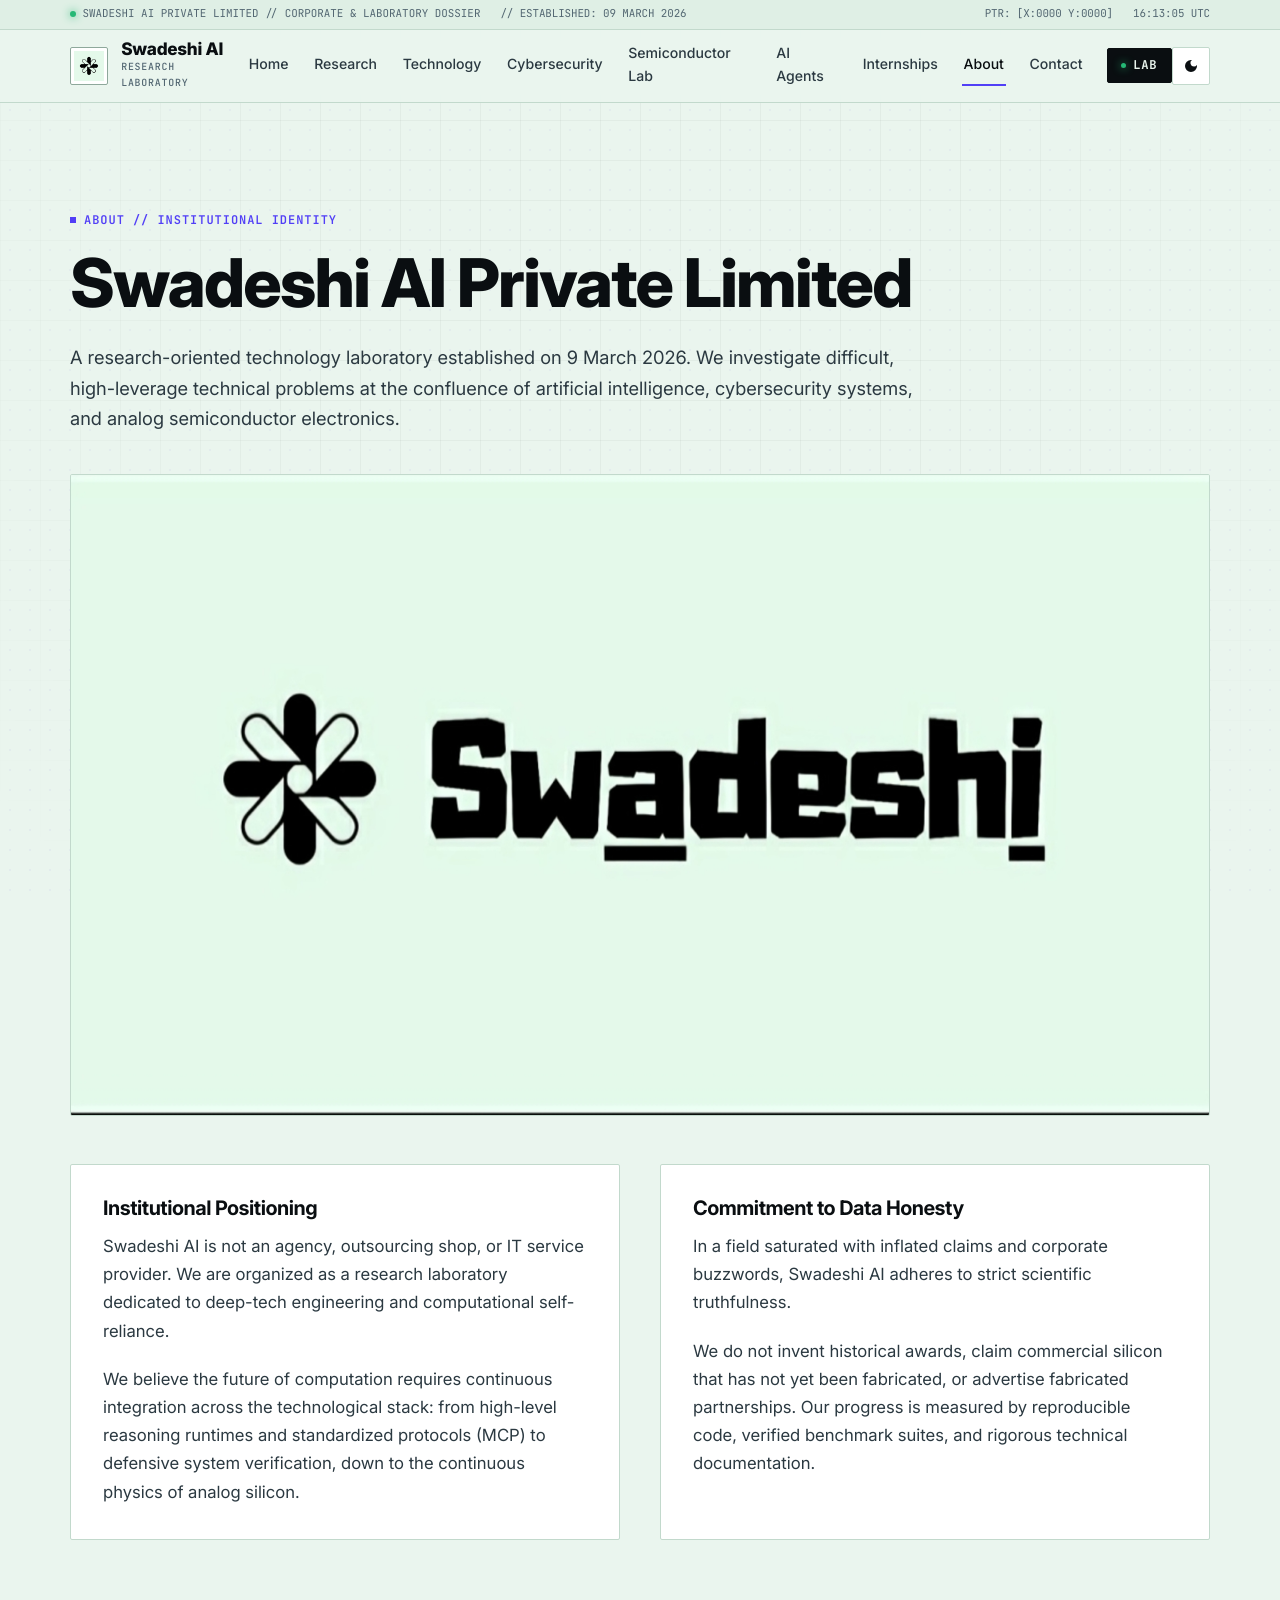
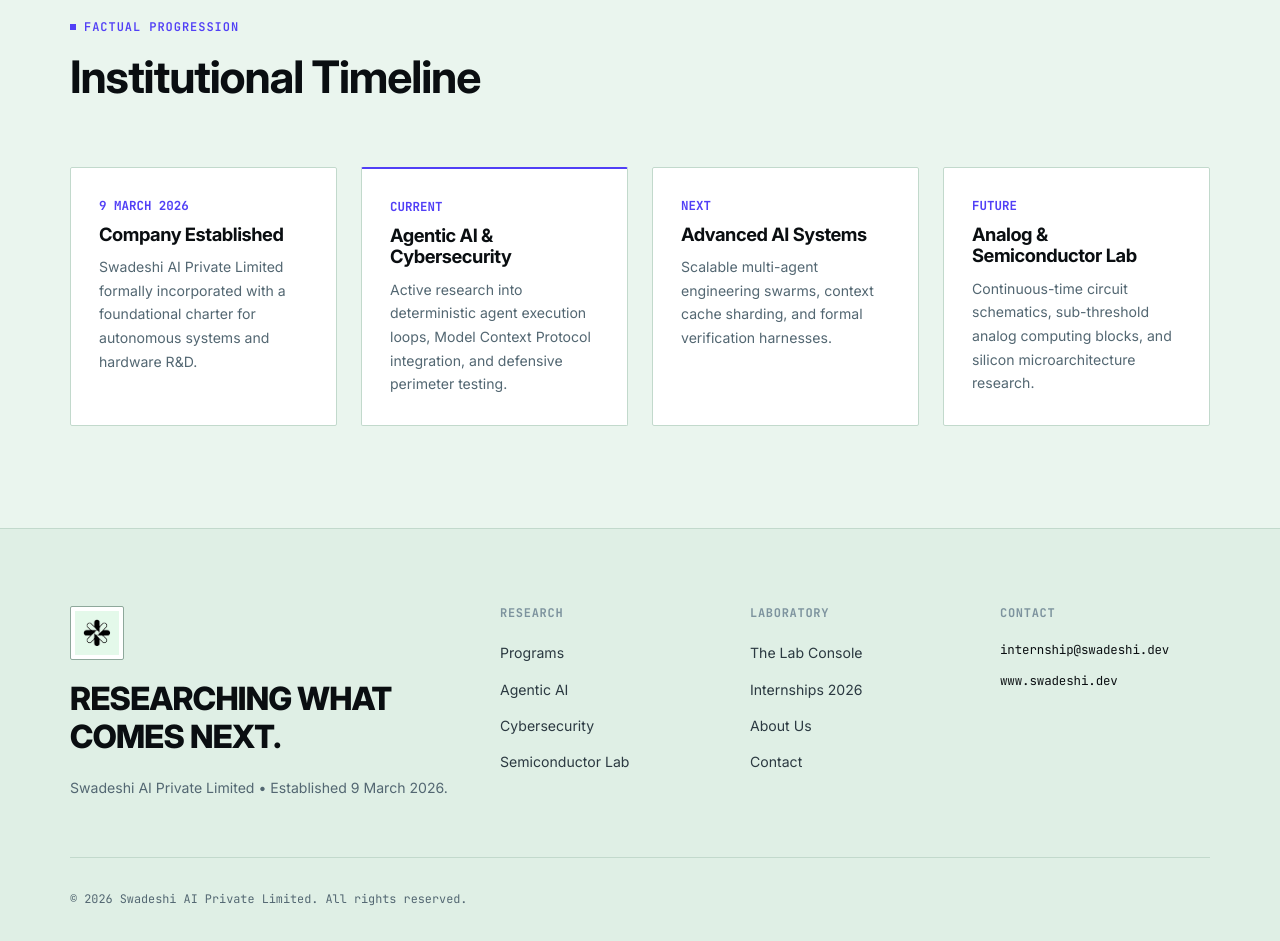
<file: about/index.html>
<!DOCTYPE html>
<html lang="en" data-theme="light">
  <head>
    <meta charset="UTF-8" />
    <meta name="viewport" content="width=device-width, initial-scale=1.0" />
    <title>About | Swadeshi AI Private Limited</title>
    <meta
      name="description"
      content="Swadeshi AI Private Limited is a research-oriented technology laboratory established on 9 March 2026, investigating intelligent systems, cybersecurity, and deep-tech electronics."
    />
    <link rel="canonical" href="https://www.swadeshi.dev/about/" />
    <link rel="preconnect" href="https://fonts.googleapis.com" />
    <link rel="preconnect" href="https://fonts.gstatic.com" crossorigin />
    <link
      href="https://fonts.googleapis.com/css2?family=Inter:wght@400;500;600;700;800&family=JetBrains+Mono:wght@400;500;600;700&display=swap"
      rel="stylesheet"
    />
    <link rel="icon" type="image/jpeg" href="/logo.JPG" />
    <link rel="stylesheet" href="/styles.css" />
  </head>
  <body>
    <!-- Top Telemetry Bar -->
    <aside class="telemetry-bar">
      <div class="container telemetry-inner">
        <div class="telemetry-group">
          <span class="telemetry-item">
            <span class="pulse-dot"></span>
            <span>SWADESHI AI PRIVATE LIMITED // CORPORATE &amp; LABORATORY DOSSIER</span>
          </span>
          <span class="telemetry-item mono">// ESTABLISHED: 09 MARCH 2026</span>
        </div>
        <div class="telemetry-group">
          <span class="telemetry-item mono" id="telem-coords">PTR: [X:0000 Y:0000]</span>
          <span class="telemetry-item mono" id="telem-clock">00:00:00 UTC</span>
        </div>
      </div>
    </aside>

    <!-- Header -->
    <header class="site-header">
      <div class="container nav-shell">
        <a class="brand" href="/" aria-label="Swadeshi AI Home">
          <div class="brand-symbol-wrap">
            <img src="/logo.JPG" alt="Swadeshi AI emblem" class="brand-logo-img" />
          </div>
          <div class="brand-text-group">
            <span class="brand-title">Swadeshi AI</span>
            <span class="brand-sub">Research Laboratory</span>
          </div>
        </a>

        <nav class="desktop-nav" aria-label="Primary Navigation">
          <a class="nav-link" href="/">Home</a>
          <a class="nav-link" href="/research/">Research</a>
          <a class="nav-link" href="/technology/">Technology</a>
          <a class="nav-link" href="/cybersecurity/">Cybersecurity</a>
          <a class="nav-link" href="/semiconductor/">Semiconductor Lab</a>
          <a class="nav-link" href="/agents/">AI Agents</a>
          <a class="nav-link" href="/internships/">Internships</a>
          <a class="nav-link active" href="/about/">About</a>
          <a class="nav-link" href="/contact/">Contact</a>
          <a href="/lab/" class="nav-lab-btn">
            <span class="pulse-dot" style="width: 5px; height: 5px;"></span>
            <span>LAB</span>
          </a>
        </nav>

        <div class="header-controls">
          <button class="btn-icon theme-toggle" type="button" aria-label="Toggle theme">
            <svg viewBox="0 0 24 24"><path d="M12 3a9 9 0 1 0 9 9c0-.46-.04-.92-.1-1.36a5.389 5.389 0 0 1-4.4 2.26 5.403 5.403 0 0 1-3.14-9.8c-.44-.06-.9-.1-1.36-.1z" /></svg>
          </button>
          <button class="btn-icon menu-toggle" type="button" aria-label="Menu" aria-expanded="false">
            <span></span><span></span>
          </button>
        </div>
      </div>

      <nav id="mobile-nav-drawer" class="mobile-nav-drawer">
        <ul class="mobile-nav-list">
          <li><a href="/"><span>Home</span> <span class="mono">00</span></a></li>
          <li><a href="/research/"><span>Research Programs</span> <span class="mono">01</span></a></li>
          <li><a href="/technology/"><span>Technology Ecosystem</span> <span class="mono">02</span></a></li>
          <li><a href="/cybersecurity/"><span>Cybersecurity Lab</span> <span class="mono">03</span></a></li>
          <li><a href="/semiconductor/"><span>Semiconductor Lab</span> <span class="mono">04</span></a></li>
          <li><a href="/agents/"><span>Agentic AI Systems</span> <span class="mono">05</span></a></li>
          <li><a href="/internships/"><span>Internship Portal</span> <span class="mono">06</span></a></li>
          <li><a href="/about/"><span>About Laboratory</span> <span class="mono">07</span></a></li>
          <li><a href="/contact/"><span>Contact &amp; Inquiries</span> <span class="mono">08</span></a></li>
          <li><a href="/lab/" class="btn btn-accent" style="color: #ffffff;"><span>ENTER THE LAB CONSOLE</span></a></li>
        </ul>
      </nav>
    </header>

    <main id="main-content">
      <section class="section">
        <div class="container">
          <p class="kicker">ABOUT // INSTITUTIONAL IDENTITY</p>
          <h1 style="margin-bottom: 1.25rem;">Swadeshi AI Private Limited</h1>
          <p class="section-intro">
            A research-oriented technology laboratory established on 9 March 2026. 
            We investigate difficult, high-leverage technical problems at the confluence of artificial intelligence, 
            cybersecurity systems, and analog semiconductor electronics.
          </p>

          <!-- Official Visual Banner Asset -->
          <div class="about-banner-wrap" style="margin-top: 2rem;">
            <img src="/banner.jpeg" alt="Swadeshi AI official research banner emblem" class="about-banner-img" />
          </div>

          <!-- Laboratory DNA & Philosophical Positioning -->
          <div class="about-columns" style="margin-top: 3rem;">
            <div class="about-statement-card">
              <h4>Institutional Positioning</h4>
              <p>
                Swadeshi AI is not an agency, outsourcing shop, or IT service provider. We are organized as a research laboratory
                dedicated to deep-tech engineering and computational self-reliance.
              </p>
              <p>
                We believe the future of computation requires continuous integration across the technological stack: from high-level reasoning
                runtimes and standardized protocols (MCP) to defensive system verification, down to the continuous physics of analog silicon.
              </p>
            </div>

            <div class="about-statement-card">
              <h4>Commitment to Data Honesty</h4>
              <p>
                In a field saturated with inflated claims and corporate buzzwords, Swadeshi AI adheres to strict scientific truthfulness.
              </p>
              <p>
                We do not invent historical awards, claim commercial silicon that has not yet been fabricated, or advertise fabricated partnerships.
                Our progress is measured by reproducible code, verified benchmark suites, and rigorous technical documentation.
              </p>
            </div>
          </div>

          <!-- Factual Timeline -->
          <div style="margin-top: 4.5rem;">
            <div class="section-header">
              <p class="kicker">FACTUAL PROGRESSION</p>
              <h2>Institutional Timeline</h2>
            </div>

            <div class="timeline-track">
              <div class="timeline-card">
                <div class="timeline-period">9 MARCH 2026</div>
                <h4>Company Established</h4>
                <p>Swadeshi AI Private Limited formally incorporated with a foundational charter for autonomous systems and hardware R&amp;D.</p>
              </div>

              <div class="timeline-card" style="border-top: 2px solid var(--accent);">
                <div class="timeline-period">CURRENT</div>
                <h4>Agentic AI &amp; Cybersecurity</h4>
                <p>Active research into deterministic agent execution loops, Model Context Protocol integration, and defensive perimeter testing.</p>
              </div>

              <div class="timeline-card">
                <div class="timeline-period">NEXT</div>
                <h4>Advanced AI Systems</h4>
                <p>Scalable multi-agent engineering swarms, context cache sharding, and formal verification harnesses.</p>
              </div>

              <div class="timeline-card">
                <div class="timeline-period">FUTURE</div>
                <h4>Analog &amp; Semiconductor Lab</h4>
                <p>Continuous-time circuit schematics, sub-threshold analog computing blocks, and silicon microarchitecture research.</p>
              </div>
            </div>
          </div>
        </div>
      </section>
    </main>

    <!-- Footer -->
    <footer class="site-footer">
      <div class="container">
        <div class="footer-top">
          <div class="footer-brand-col">
            <div class="footer-logo-wrap">
              <img src="/logo.JPG" alt="Swadeshi AI mark" style="width: 100%; height: 100%; object-fit: contain;" />
            </div>
            <div class="footer-statement">RESEARCHING WHAT COMES NEXT.</div>
            <p style="font-size: 0.88rem; color: var(--text-muted);">
              Swadeshi AI Private Limited &bull; Established 9 March 2026.
            </p>
          </div>
          <div class="footer-links-col">
            <h5>Research</h5>
            <ul class="footer-links-list">
              <li><a href="/research/">Programs</a></li>
              <li><a href="/agents/">Agentic AI</a></li>
              <li><a href="/cybersecurity/">Cybersecurity</a></li>
              <li><a href="/semiconductor/">Semiconductor Lab</a></li>
            </ul>
          </div>
          <div class="footer-links-col">
            <h5>Laboratory</h5>
            <ul class="footer-links-list">
              <li><a href="/lab/">The Lab Console</a></li>
              <li><a href="/internships/">Internships 2026</a></li>
              <li><a href="/about/">About Us</a></li>
              <li><a href="/contact/">Contact</a></li>
            </ul>
          </div>
          <div class="footer-links-col">
            <h5>Contact</h5>
            <ul class="footer-links-list mono" style="font-size: 0.78rem;">
              <li>internship@swadeshi.dev</li>
              <li>www.swadeshi.dev</li>
            </ul>
          </div>
        </div>
        <div class="footer-bottom">
          <div>&copy; <span id="curr-year">2026</span> Swadeshi AI Private Limited. All rights reserved.</div>
        </div>
      </div>
    </footer>

    <script src="/script.js"></script>
  </body>
</html>
</file>
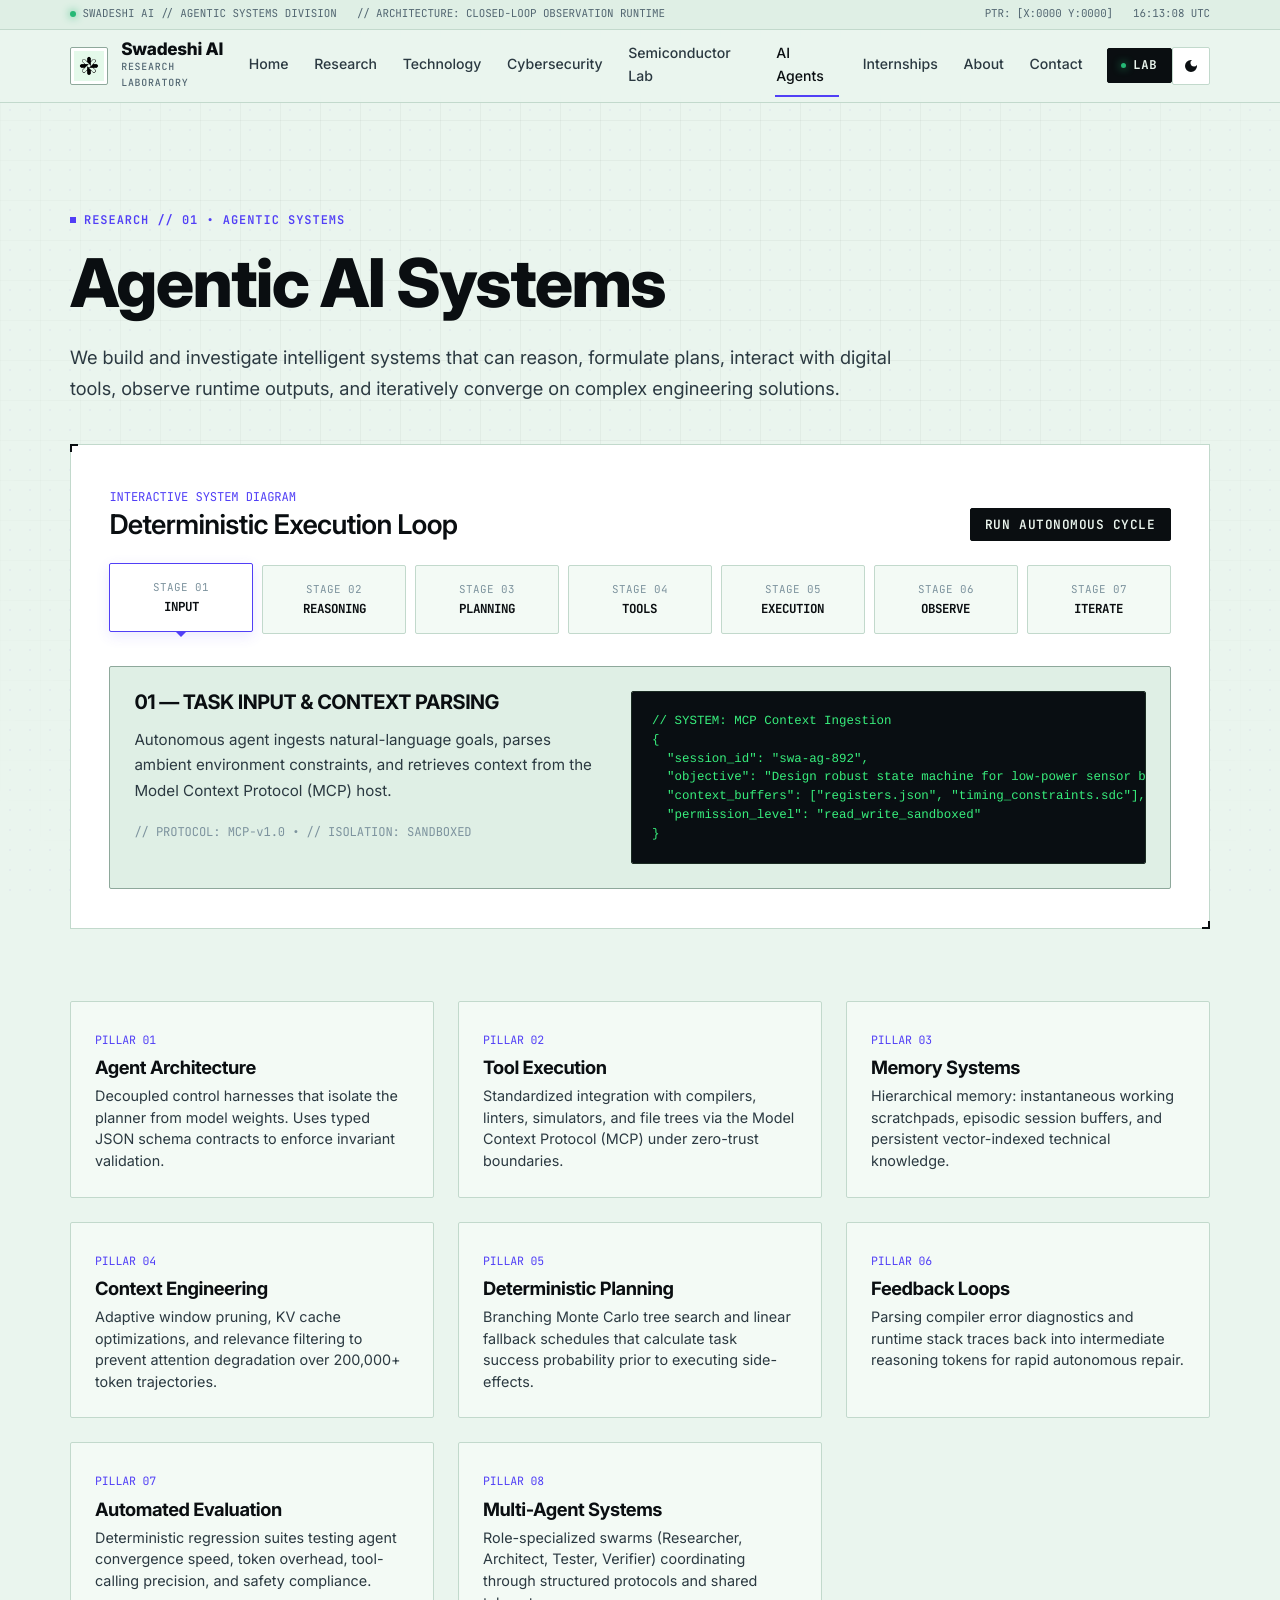
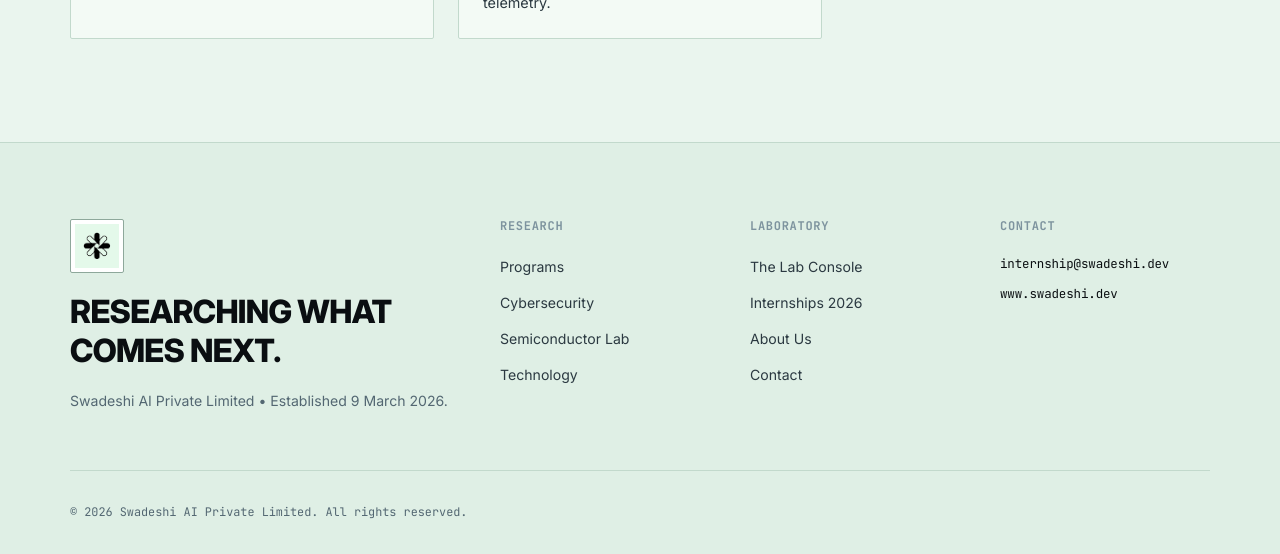
<file: agents/index.html>
<!DOCTYPE html>
<html lang="en" data-theme="light">
  <head>
    <meta charset="UTF-8" />
    <meta name="viewport" content="width=device-width, initial-scale=1.0" />
    <title>Agentic AI Research | Swadeshi AI Private Limited</title>
    <meta
      name="description"
      content="Investigating autonomous planning runtimes, sandboxed tool-calling via Model Context Protocol (MCP), and multi-agent coordination systems."
    />
    <link rel="canonical" href="https://www.swadeshi.dev/agents/" />
    <link rel="preconnect" href="https://fonts.googleapis.com" />
    <link rel="preconnect" href="https://fonts.gstatic.com" crossorigin />
    <link
      href="https://fonts.googleapis.com/css2?family=Inter:wght@400;500;600;700;800&family=JetBrains+Mono:wght@400;500;600;700&display=swap"
      rel="stylesheet"
    />
    <link rel="icon" type="image/jpeg" href="/logo.JPG" />
    <link rel="stylesheet" href="/styles.css" />
  </head>
  <body>
    <!-- Top Telemetry Bar -->
    <aside class="telemetry-bar">
      <div class="container telemetry-inner">
        <div class="telemetry-group">
          <span class="telemetry-item">
            <span class="pulse-dot"></span>
            <span>SWADESHI AI // AGENTIC SYSTEMS DIVISION</span>
          </span>
          <span class="telemetry-item mono">// ARCHITECTURE: CLOSED-LOOP OBSERVATION RUNTIME</span>
        </div>
        <div class="telemetry-group">
          <span class="telemetry-item mono" id="telem-coords">PTR: [X:0000 Y:0000]</span>
          <span class="telemetry-item mono" id="telem-clock">00:00:00 UTC</span>
        </div>
      </div>
    </aside>

    <!-- Header -->
    <header class="site-header">
      <div class="container nav-shell">
        <a class="brand" href="/" aria-label="Swadeshi AI Home">
          <div class="brand-symbol-wrap">
            <img src="/logo.JPG" alt="Swadeshi AI emblem" class="brand-logo-img" />
          </div>
          <div class="brand-text-group">
            <span class="brand-title">Swadeshi AI</span>
            <span class="brand-sub">Research Laboratory</span>
          </div>
        </a>

        <nav class="desktop-nav" aria-label="Primary Navigation">
          <a class="nav-link" href="/">Home</a>
          <a class="nav-link" href="/research/">Research</a>
          <a class="nav-link" href="/technology/">Technology</a>
          <a class="nav-link" href="/cybersecurity/">Cybersecurity</a>
          <a class="nav-link" href="/semiconductor/">Semiconductor Lab</a>
          <a class="nav-link active" href="/agents/">AI Agents</a>
          <a class="nav-link" href="/internships/">Internships</a>
          <a class="nav-link" href="/about/">About</a>
          <a class="nav-link" href="/contact/">Contact</a>
          <a href="/lab/" class="nav-lab-btn">
            <span class="pulse-dot" style="width: 5px; height: 5px;"></span>
            <span>LAB</span>
          </a>
        </nav>

        <div class="header-controls">
          <button class="btn-icon theme-toggle" type="button" aria-label="Toggle theme">
            <svg viewBox="0 0 24 24"><path d="M12 3a9 9 0 1 0 9 9c0-.46-.04-.92-.1-1.36a5.389 5.389 0 0 1-4.4 2.26 5.403 5.403 0 0 1-3.14-9.8c-.44-.06-.9-.1-1.36-.1z" /></svg>
          </button>
          <button class="btn-icon menu-toggle" type="button" aria-label="Menu" aria-expanded="false">
            <span></span><span></span>
          </button>
        </div>
      </div>

      <nav id="mobile-nav-drawer" class="mobile-nav-drawer">
        <ul class="mobile-nav-list">
          <li><a href="/"><span>Home</span> <span class="mono">00</span></a></li>
          <li><a href="/research/"><span>Research Programs</span> <span class="mono">01</span></a></li>
          <li><a href="/technology/"><span>Technology Ecosystem</span> <span class="mono">02</span></a></li>
          <li><a href="/cybersecurity/"><span>Cybersecurity Lab</span> <span class="mono">03</span></a></li>
          <li><a href="/semiconductor/"><span>Semiconductor Lab</span> <span class="mono">04</span></a></li>
          <li><a href="/agents/"><span>Agentic AI Systems</span> <span class="mono">05</span></a></li>
          <li><a href="/internships/"><span>Internship Portal</span> <span class="mono">06</span></a></li>
          <li><a href="/about/"><span>About Laboratory</span> <span class="mono">07</span></a></li>
          <li><a href="/contact/"><span>Contact &amp; Inquiries</span> <span class="mono">08</span></a></li>
          <li><a href="/lab/" class="btn btn-accent" style="color: #ffffff;"><span>ENTER THE LAB CONSOLE</span></a></li>
        </ul>
      </nav>
    </header>

    <main id="main-content">
      <section class="section">
        <div class="container">
          <p class="kicker">RESEARCH // 01 &bull; AGENTIC SYSTEMS</p>
          <h1 style="margin-bottom: 1.25rem;">Agentic AI Systems</h1>
          <p class="section-intro">
            We build and investigate intelligent systems that can reason, formulate plans, interact with digital tools, 
            observe runtime outputs, and iteratively converge on complex engineering solutions.
          </p>

          <!-- Interactive System Diagram -->
          <div class="corner-frame" style="margin-top: 2rem;">
            <div class="section-header-split" style="margin-bottom: 1.5rem;">
              <div>
                <span class="mono" style="font-size: 0.76rem; color: var(--accent);">INTERACTIVE SYSTEM DIAGRAM</span>
                <h3>Deterministic Execution Loop</h3>
              </div>
              <div>
                <button type="button" id="agent-autorun-btn" class="btn btn-primary btn-mono btn-sm">
                  Run Autonomous Cycle
                </button>
              </div>
            </div>

            <!-- 7-Stage Flow Stepper -->
            <div class="agent-flow-stepper" role="tablist" aria-label="Agentic AI execution phases">
              <button type="button" class="agent-step-node active" role="tab" aria-selected="true">
                <div class="agent-step-num">STAGE 01</div>
                <div class="agent-step-title">INPUT</div>
              </button>
              <button type="button" class="agent-step-node" role="tab" aria-selected="false">
                <div class="agent-step-num">STAGE 02</div>
                <div class="agent-step-title">REASONING</div>
              </button>
              <button type="button" class="agent-step-node" role="tab" aria-selected="false">
                <div class="agent-step-num">STAGE 03</div>
                <div class="agent-step-title">PLANNING</div>
              </button>
              <button type="button" class="agent-step-node" role="tab" aria-selected="false">
                <div class="agent-step-num">STAGE 04</div>
                <div class="agent-step-title">TOOLS</div>
              </button>
              <button type="button" class="agent-step-node" role="tab" aria-selected="false">
                <div class="agent-step-num">STAGE 05</div>
                <div class="agent-step-title">EXECUTION</div>
              </button>
              <button type="button" class="agent-step-node" role="tab" aria-selected="false">
                <div class="agent-step-num">STAGE 06</div>
                <div class="agent-step-title">OBSERVE</div>
              </button>
              <button type="button" class="agent-step-node" role="tab" aria-selected="false">
                <div class="agent-step-num">STAGE 07</div>
                <div class="agent-step-title">ITERATE</div>
              </button>
            </div>

            <!-- Inspector Console -->
            <div class="agent-console-box">
              <div class="agent-console-left">
                <h4 id="agent-step-title-display">01 — TASK INPUT &amp; CONTEXT PARSING</h4>
                <p id="agent-step-desc-display">
                  Autonomous agent ingests natural-language goals, parses ambient environment constraints, and retrieves context from the Model Context Protocol (MCP) host.
                </p>
                <div class="mono" style="font-size: 0.76rem; color: var(--text-faint); margin-top: 1rem;">
                  <span>// PROTOCOL: MCP-v1.0</span> &bull; <span>// ISOLATION: SANDBOXED</span>
                </div>
              </div>
              <div class="agent-console-code">
                <pre id="agent-step-code-display">// SYSTEM: MCP Context Ingestion
{
  "session_id": "swa-ag-892",
  "objective": "Design robust state machine for low-power sensor bus",
  "context_buffers": ["registers.json", "timing_constraints.sdc"],
  "permission_level": "read_write_sandboxed"
}</pre>
              </div>
            </div>
          </div>

          <!-- Deep Technical Sections -->
          <div style="margin-top: 4.5rem; display: grid; grid-template-columns: repeat(auto-fit, minmax(280px, 1fr)); gap: 1.5rem;">
            <div class="topic-box" style="padding: 1.5rem;">
              <span class="mono" style="font-size: 0.72rem; color: var(--accent);">PILLAR 01</span>
              <h4 style="font-size: 1.15rem; margin: 0.4rem 0;">Agent Architecture</h4>
              <p style="font-size: 0.9rem; color: var(--text-secondary);">
                Decoupled control harnesses that isolate the planner from model weights. Uses typed JSON schema contracts to enforce invariant validation.
              </p>
            </div>

            <div class="topic-box" style="padding: 1.5rem;">
              <span class="mono" style="font-size: 0.72rem; color: var(--accent);">PILLAR 02</span>
              <h4 style="font-size: 1.15rem; margin: 0.4rem 0;">Tool Execution</h4>
              <p style="font-size: 0.9rem; color: var(--text-secondary);">
                Standardized integration with compilers, linters, simulators, and file trees via the Model Context Protocol (MCP) under zero-trust boundaries.
              </p>
            </div>

            <div class="topic-box" style="padding: 1.5rem;">
              <span class="mono" style="font-size: 0.72rem; color: var(--accent);">PILLAR 03</span>
              <h4 style="font-size: 1.15rem; margin: 0.4rem 0;">Memory Systems</h4>
              <p style="font-size: 0.9rem; color: var(--text-secondary);">
                Hierarchical memory: instantaneous working scratchpads, episodic session buffers, and persistent vector-indexed technical knowledge.
              </p>
            </div>

            <div class="topic-box" style="padding: 1.5rem;">
              <span class="mono" style="font-size: 0.72rem; color: var(--accent);">PILLAR 04</span>
              <h4 style="font-size: 1.15rem; margin: 0.4rem 0;">Context Engineering</h4>
              <p style="font-size: 0.9rem; color: var(--text-secondary);">
                Adaptive window pruning, KV cache optimizations, and relevance filtering to prevent attention degradation over 200,000+ token trajectories.
              </p>
            </div>

            <div class="topic-box" style="padding: 1.5rem;">
              <span class="mono" style="font-size: 0.72rem; color: var(--accent);">PILLAR 05</span>
              <h4 style="font-size: 1.15rem; margin: 0.4rem 0;">Deterministic Planning</h4>
              <p style="font-size: 0.9rem; color: var(--text-secondary);">
                Branching Monte Carlo tree search and linear fallback schedules that calculate task success probability prior to executing side-effects.
              </p>
            </div>

            <div class="topic-box" style="padding: 1.5rem;">
              <span class="mono" style="font-size: 0.72rem; color: var(--accent);">PILLAR 06</span>
              <h4 style="font-size: 1.15rem; margin: 0.4rem 0;">Feedback Loops</h4>
              <p style="font-size: 0.9rem; color: var(--text-secondary);">
                Parsing compiler error diagnostics and runtime stack traces back into intermediate reasoning tokens for rapid autonomous repair.
              </p>
            </div>

            <div class="topic-box" style="padding: 1.5rem;">
              <span class="mono" style="font-size: 0.72rem; color: var(--accent);">PILLAR 07</span>
              <h4 style="font-size: 1.15rem; margin: 0.4rem 0;">Automated Evaluation</h4>
              <p style="font-size: 0.9rem; color: var(--text-secondary);">
                Deterministic regression suites testing agent convergence speed, token overhead, tool-calling precision, and safety compliance.
              </p>
            </div>

            <div class="topic-box" style="padding: 1.5rem;">
              <span class="mono" style="font-size: 0.72rem; color: var(--accent);">PILLAR 08</span>
              <h4 style="font-size: 1.15rem; margin: 0.4rem 0;">Multi-Agent Systems</h4>
              <p style="font-size: 0.9rem; color: var(--text-secondary);">
                Role-specialized swarms (Researcher, Architect, Tester, Verifier) coordinating through structured protocols and shared telemetry.
              </p>
            </div>
          </div>
        </div>
      </section>
    </main>

    <!-- Footer -->
    <footer class="site-footer">
      <div class="container">
        <div class="footer-top">
          <div class="footer-brand-col">
            <div class="footer-logo-wrap">
              <img src="/logo.JPG" alt="Swadeshi AI mark" style="width: 100%; height: 100%; object-fit: contain;" />
            </div>
            <div class="footer-statement">RESEARCHING WHAT COMES NEXT.</div>
            <p style="font-size: 0.88rem; color: var(--text-muted);">
              Swadeshi AI Private Limited &bull; Established 9 March 2026.
            </p>
          </div>
          <div class="footer-links-col">
            <h5>Research</h5>
            <ul class="footer-links-list">
              <li><a href="/research/">Programs</a></li>
              <li><a href="/cybersecurity/">Cybersecurity</a></li>
              <li><a href="/semiconductor/">Semiconductor Lab</a></li>
              <li><a href="/technology/">Technology</a></li>
            </ul>
          </div>
          <div class="footer-links-col">
            <h5>Laboratory</h5>
            <ul class="footer-links-list">
              <li><a href="/lab/">The Lab Console</a></li>
              <li><a href="/internships/">Internships 2026</a></li>
              <li><a href="/about/">About Us</a></li>
              <li><a href="/contact/">Contact</a></li>
            </ul>
          </div>
          <div class="footer-links-col">
            <h5>Contact</h5>
            <ul class="footer-links-list mono" style="font-size: 0.78rem;">
              <li>internship@swadeshi.dev</li>
              <li>www.swadeshi.dev</li>
            </ul>
          </div>
        </div>
        <div class="footer-bottom">
          <div>&copy; <span id="curr-year">2026</span> Swadeshi AI Private Limited. All rights reserved.</div>
        </div>
      </div>
    </footer>

    <script src="/script.js"></script>
  </body>
</html>
</file>
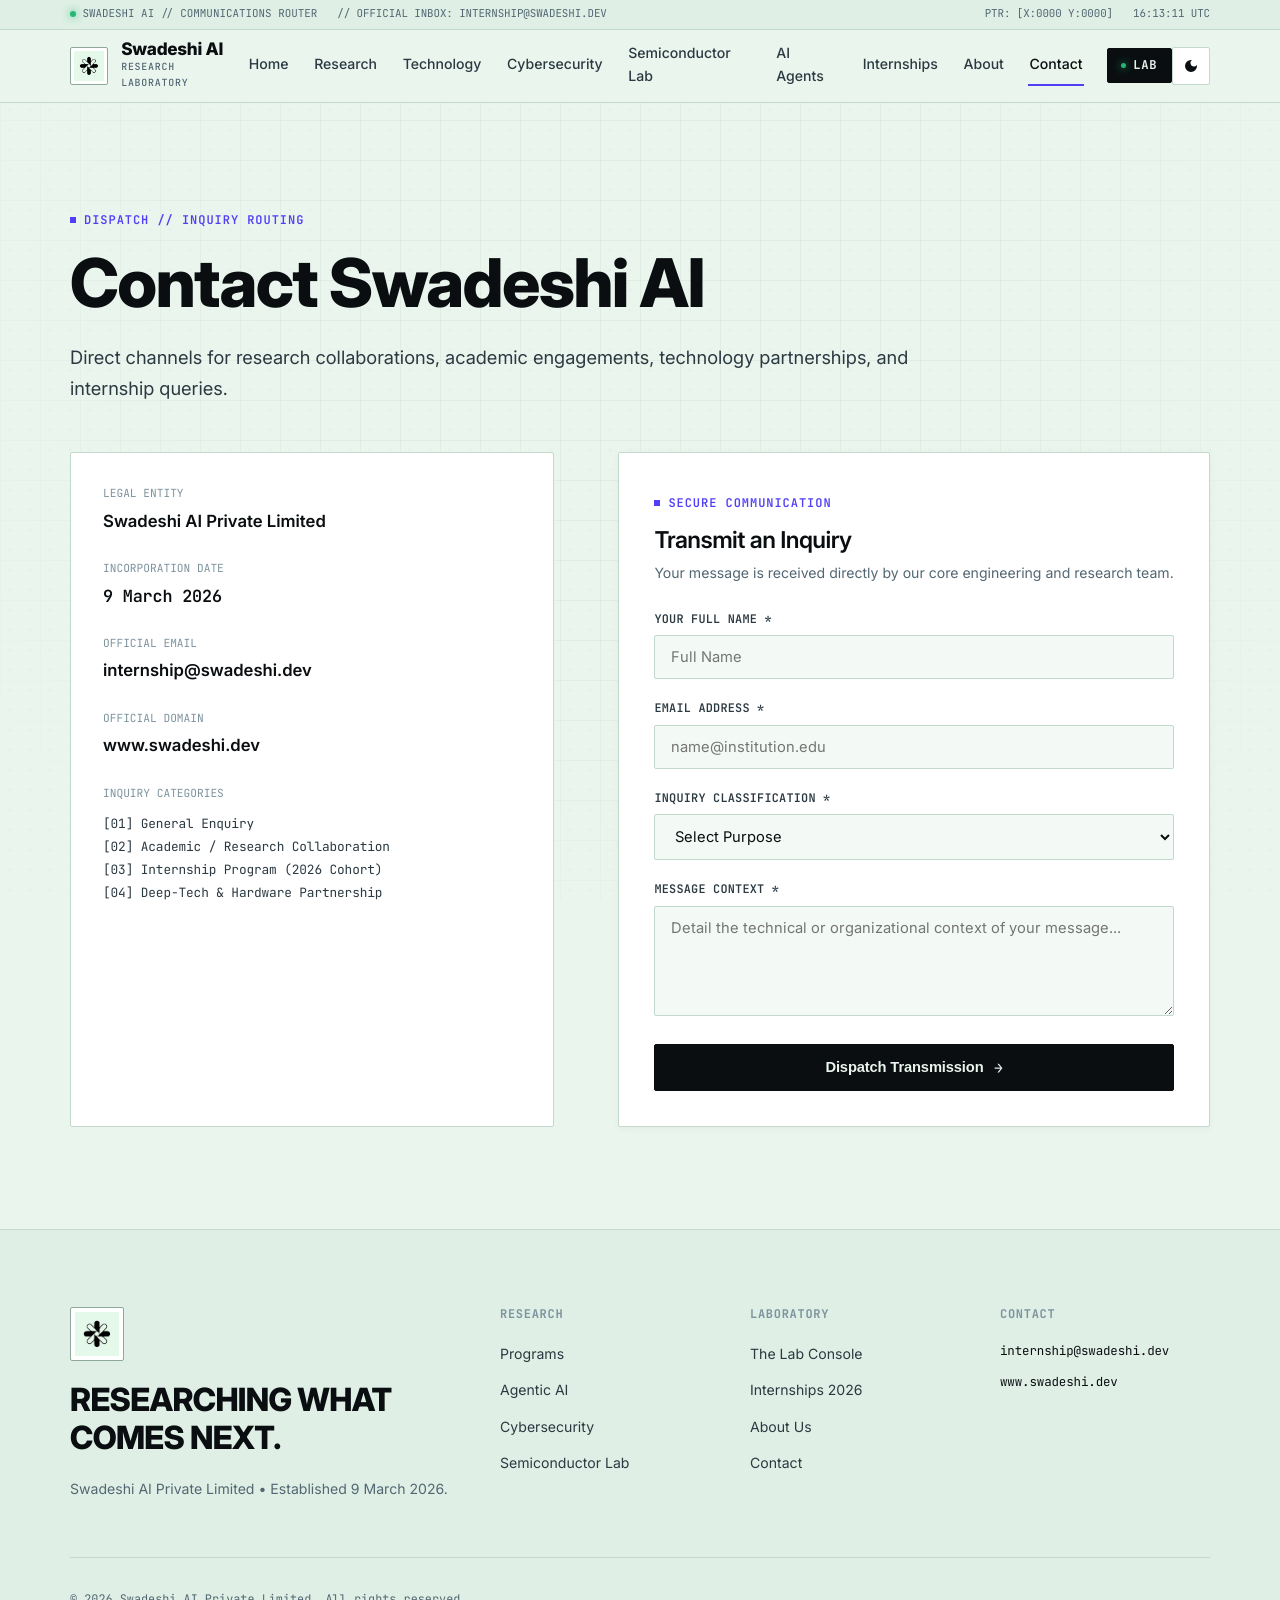
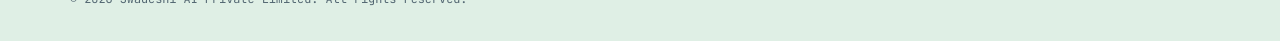
<file: contact/index.html>
<!DOCTYPE html>
<html lang="en" data-theme="light">
  <head>
    <meta charset="UTF-8" />
    <meta name="viewport" content="width=device-width, initial-scale=1.0" />
    <title>Contact &amp; Inquiries | Swadeshi AI Private Limited</title>
    <meta
      name="description"
      content="Connect with Swadeshi AI Private Limited for academic research collaborations, internship admissions, and deep-tech partnerships."
    />
    <link rel="canonical" href="https://www.swadeshi.dev/contact/" />
    <link rel="preconnect" href="https://fonts.googleapis.com" />
    <link rel="preconnect" href="https://fonts.gstatic.com" crossorigin />
    <link
      href="https://fonts.googleapis.com/css2?family=Inter:wght@400;500;600;700;800&family=JetBrains+Mono:wght@400;500;600;700&display=swap"
      rel="stylesheet"
    />
    <link rel="icon" type="image/jpeg" href="/logo.JPG" />
    <link rel="stylesheet" href="/styles.css" />
  </head>
  <body>
    <!-- Top Telemetry Bar -->
    <aside class="telemetry-bar">
      <div class="container telemetry-inner">
        <div class="telemetry-group">
          <span class="telemetry-item">
            <span class="pulse-dot"></span>
            <span>SWADESHI AI // COMMUNICATIONS ROUTER</span>
          </span>
          <span class="telemetry-item mono">// OFFICIAL INBOX: INTERNSHIP@SWADESHI.DEV</span>
        </div>
        <div class="telemetry-group">
          <span class="telemetry-item mono" id="telem-coords">PTR: [X:0000 Y:0000]</span>
          <span class="telemetry-item mono" id="telem-clock">00:00:00 UTC</span>
        </div>
      </div>
    </aside>

    <!-- Header -->
    <header class="site-header">
      <div class="container nav-shell">
        <a class="brand" href="/" aria-label="Swadeshi AI Home">
          <div class="brand-symbol-wrap">
            <img src="/logo.JPG" alt="Swadeshi AI emblem" class="brand-logo-img" />
          </div>
          <div class="brand-text-group">
            <span class="brand-title">Swadeshi AI</span>
            <span class="brand-sub">Research Laboratory</span>
          </div>
        </a>

        <nav class="desktop-nav" aria-label="Primary Navigation">
          <a class="nav-link" href="/">Home</a>
          <a class="nav-link" href="/research/">Research</a>
          <a class="nav-link" href="/technology/">Technology</a>
          <a class="nav-link" href="/cybersecurity/">Cybersecurity</a>
          <a class="nav-link" href="/semiconductor/">Semiconductor Lab</a>
          <a class="nav-link" href="/agents/">AI Agents</a>
          <a class="nav-link" href="/internships/">Internships</a>
          <a class="nav-link" href="/about/">About</a>
          <a class="nav-link active" href="/contact/">Contact</a>
          <a href="/lab/" class="nav-lab-btn">
            <span class="pulse-dot" style="width: 5px; height: 5px;"></span>
            <span>LAB</span>
          </a>
        </nav>

        <div class="header-controls">
          <button class="btn-icon theme-toggle" type="button" aria-label="Toggle theme">
            <svg viewBox="0 0 24 24"><path d="M12 3a9 9 0 1 0 9 9c0-.46-.04-.92-.1-1.36a5.389 5.389 0 0 1-4.4 2.26 5.403 5.403 0 0 1-3.14-9.8c-.44-.06-.9-.1-1.36-.1z" /></svg>
          </button>
          <button class="btn-icon menu-toggle" type="button" aria-label="Menu" aria-expanded="false">
            <span></span><span></span>
          </button>
        </div>
      </div>

      <nav id="mobile-nav-drawer" class="mobile-nav-drawer">
        <ul class="mobile-nav-list">
          <li><a href="/"><span>Home</span> <span class="mono">00</span></a></li>
          <li><a href="/research/"><span>Research Programs</span> <span class="mono">01</span></a></li>
          <li><a href="/technology/"><span>Technology Ecosystem</span> <span class="mono">02</span></a></li>
          <li><a href="/cybersecurity/"><span>Cybersecurity Lab</span> <span class="mono">03</span></a></li>
          <li><a href="/semiconductor/"><span>Semiconductor Lab</span> <span class="mono">04</span></a></li>
          <li><a href="/agents/"><span>Agentic AI Systems</span> <span class="mono">05</span></a></li>
          <li><a href="/internships/"><span>Internship Portal</span> <span class="mono">06</span></a></li>
          <li><a href="/about/"><span>About Laboratory</span> <span class="mono">07</span></a></li>
          <li><a href="/contact/"><span>Contact &amp; Inquiries</span> <span class="mono">08</span></a></li>
          <li><a href="/lab/" class="btn btn-accent" style="color: #ffffff;"><span>ENTER THE LAB CONSOLE</span></a></li>
        </ul>
      </nav>
    </header>

    <main id="main-content">
      <section class="section">
        <div class="container">
          <p class="kicker">DISPATCH // INQUIRY ROUTING</p>
          <h1 style="margin-bottom: 1.25rem;">Contact Swadeshi AI</h1>
          <p class="section-intro">
            Direct channels for research collaborations, academic engagements, technology partnerships, and internship queries.
          </p>

          <div class="contact-layout" style="margin-top: 3rem;">
            <!-- Left Information Column -->
            <div class="contact-meta-card">
              <div class="contact-info-block">
                <span class="label">Legal Entity</span>
                <span class="value">Swadeshi AI Private Limited</span>
              </div>

              <div class="contact-info-block">
                <span class="label">Incorporation Date</span>
                <span class="value mono">9 March 2026</span>
              </div>

              <div class="contact-info-block">
                <span class="label">Official Email</span>
                <a href="mailto:internship@swadeshi.dev" class="value">internship@swadeshi.dev</a>
              </div>

              <div class="contact-info-block">
                <span class="label">Official Domain</span>
                <a href="https://www.swadeshi.dev" class="value">www.swadeshi.dev</a>
              </div>

              <div class="contact-info-block">
                <span class="label">Inquiry Categories</span>
                <div class="mono" style="font-size: 0.8rem; line-height: 1.8; color: var(--text-secondary); margin-top: 0.25rem;">
                  [01] General Enquiry<br />
                  [02] Academic / Research Collaboration<br />
                  [03] Internship Program (2026 Cohort)<br />
                  [04] Deep-Tech &amp; Hardware Partnership
                </div>
              </div>
            </div>

            <!-- Right Dispatch Form -->
            <div class="form-card">
              <p class="kicker">SECURE COMMUNICATION</p>
              <h3>Transmit an Inquiry</h3>
              <p class="form-desc">
                Your message is received directly by our core engineering and research team.
              </p>

              <form id="contact-form" novalidate>
                <div class="form-group">
                  <label class="form-label" for="cnt-name">Your Full Name *</label>
                  <input type="text" id="cnt-name" name="name" class="form-input" placeholder="Full Name" required />
                </div>

                <div class="form-group">
                  <label class="form-label" for="cnt-email">Email Address *</label>
                  <input type="email" id="cnt-email" name="email" class="form-input" placeholder="name@institution.edu" required />
                </div>

                <div class="form-group">
                  <label class="form-label" for="cnt-purpose">Inquiry Classification *</label>
                  <select id="cnt-purpose" name="purpose" class="form-select" required>
                    <option value="">Select Purpose</option>
                    <option value="General Enquiry">General Enquiry</option>
                    <option value="Research Collaboration">Academic / Research Collaboration</option>
                    <option value="Internship">Internship Program Inquiry</option>
                    <option value="Technology Partnership">Deep-Tech Hardware / Systems Partnership</option>
                  </select>
                </div>

                <div class="form-group">
                  <label class="form-label" for="cnt-message">Message Context *</label>
                  <textarea id="cnt-message" name="message" class="form-textarea" placeholder="Detail the technical or organizational context of your message..." required></textarea>
                </div>

                <button type="submit" class="btn btn-primary" style="width: 100%;">
                  <span>Dispatch Transmission</span>
                  <span class="mono">&rarr;</span>
                </button>

                <div class="form-status" role="status" aria-live="polite"></div>
              </form>
            </div>
          </div>
        </div>
      </section>
    </main>

    <!-- Footer -->
    <footer class="site-footer">
      <div class="container">
        <div class="footer-top">
          <div class="footer-brand-col">
            <div class="footer-logo-wrap">
              <img src="/logo.JPG" alt="Swadeshi AI mark" style="width: 100%; height: 100%; object-fit: contain;" />
            </div>
            <div class="footer-statement">RESEARCHING WHAT COMES NEXT.</div>
            <p style="font-size: 0.88rem; color: var(--text-muted);">
              Swadeshi AI Private Limited &bull; Established 9 March 2026.
            </p>
          </div>
          <div class="footer-links-col">
            <h5>Research</h5>
            <ul class="footer-links-list">
              <li><a href="/research/">Programs</a></li>
              <li><a href="/agents/">Agentic AI</a></li>
              <li><a href="/cybersecurity/">Cybersecurity</a></li>
              <li><a href="/semiconductor/">Semiconductor Lab</a></li>
            </ul>
          </div>
          <div class="footer-links-col">
            <h5>Laboratory</h5>
            <ul class="footer-links-list">
              <li><a href="/lab/">The Lab Console</a></li>
              <li><a href="/internships/">Internships 2026</a></li>
              <li><a href="/about/">About Us</a></li>
              <li><a href="/contact/">Contact</a></li>
            </ul>
          </div>
          <div class="footer-links-col">
            <h5>Contact</h5>
            <ul class="footer-links-list mono" style="font-size: 0.78rem;">
              <li>internship@swadeshi.dev</li>
              <li>www.swadeshi.dev</li>
            </ul>
          </div>
        </div>
        <div class="footer-bottom">
          <div>&copy; <span id="curr-year">2026</span> Swadeshi AI Private Limited. All rights reserved.</div>
        </div>
      </div>
    </footer>

    <script src="/script.js"></script>
  </body>
</html>
</file>
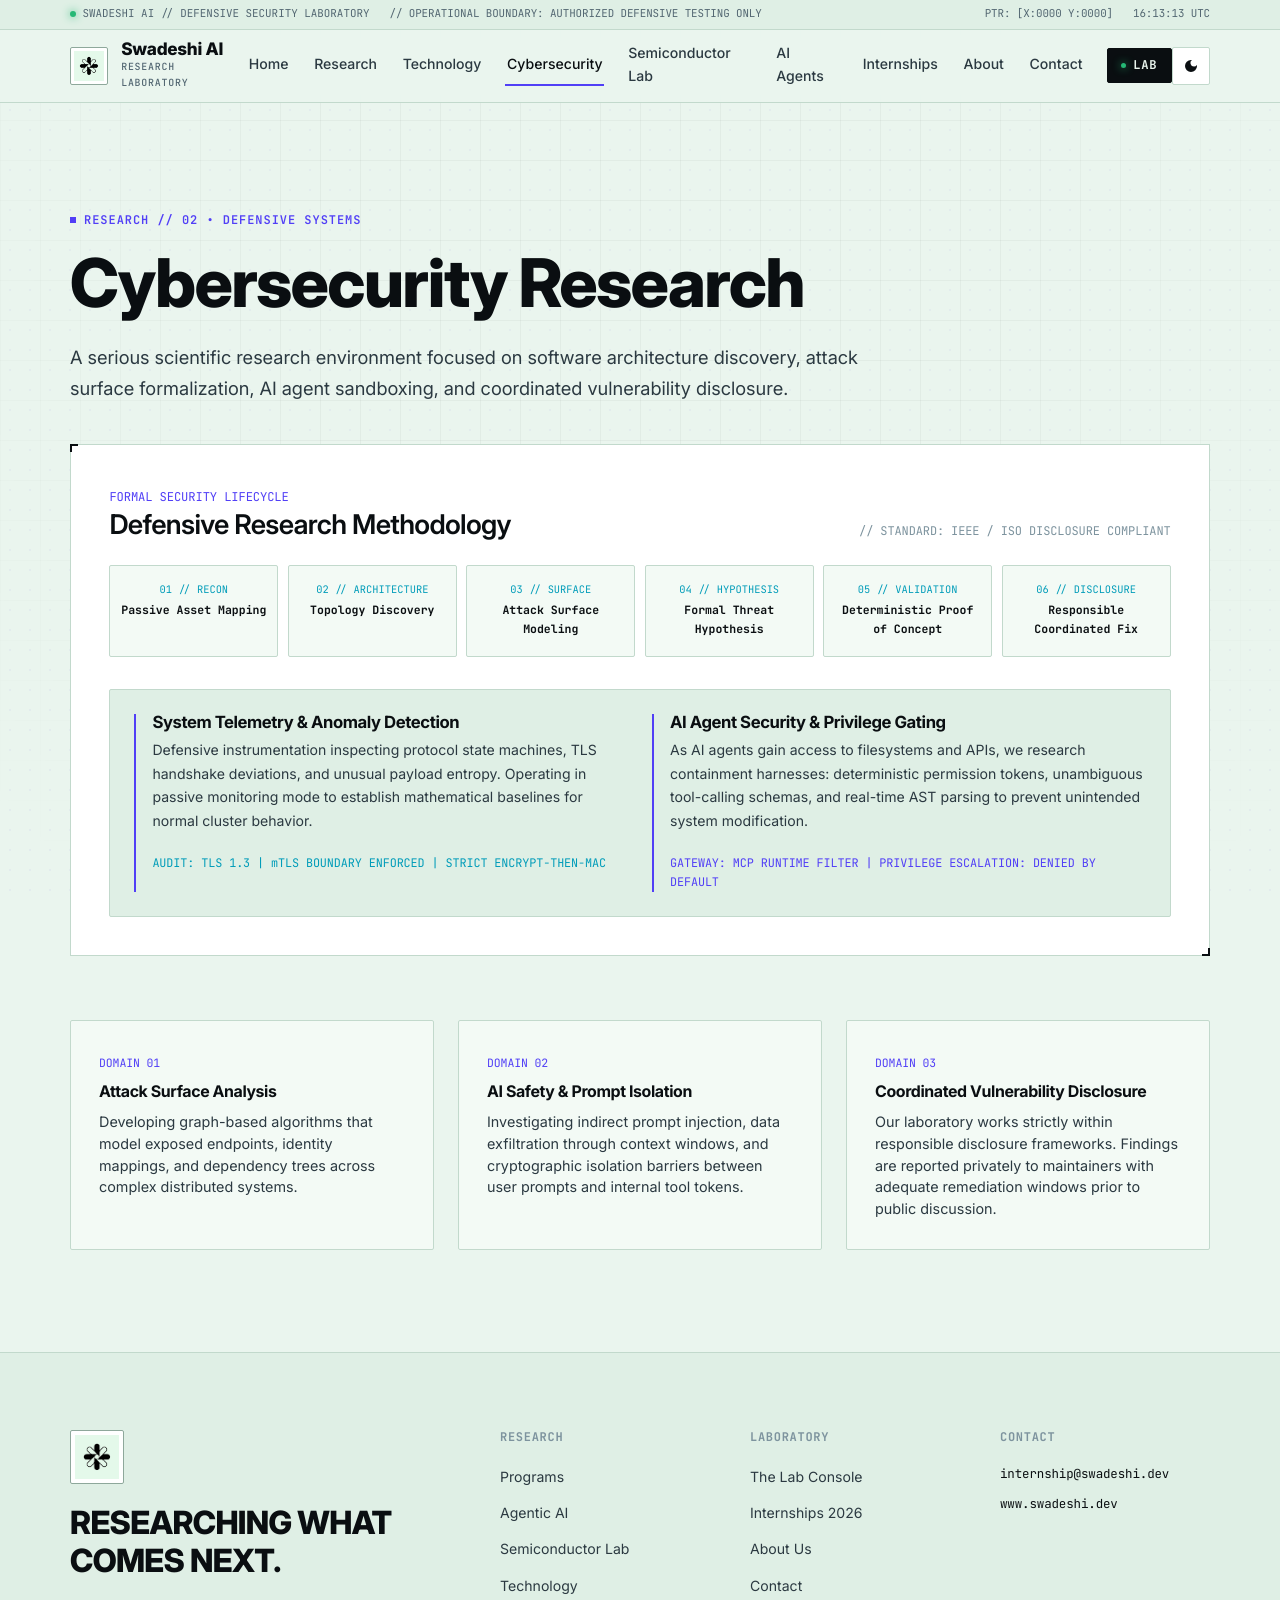
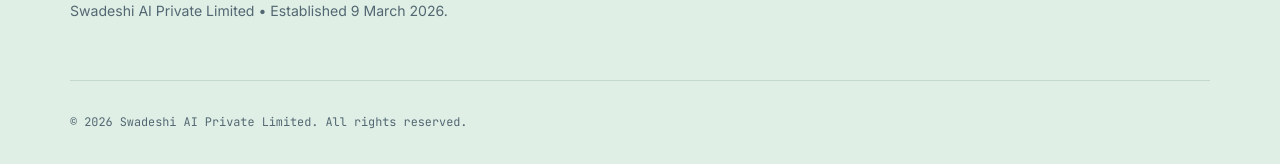
<file: cybersecurity/index.html>
<!DOCTYPE html>
<html lang="en" data-theme="light">
  <head>
    <meta charset="UTF-8" />
    <meta name="viewport" content="width=device-width, initial-scale=1.0" />
    <title>Cybersecurity Research | Swadeshi AI Private Limited</title>
    <meta
      name="description"
      content="Disciplined, authorized cybersecurity research at Swadeshi AI: Attack surface mapping, defensive telemetry, protocol auditing, and responsible disclosure."
    />
    <link rel="canonical" href="https://www.swadeshi.dev/cybersecurity/" />
    <link rel="preconnect" href="https://fonts.googleapis.com" />
    <link rel="preconnect" href="https://fonts.gstatic.com" crossorigin />
    <link
      href="https://fonts.googleapis.com/css2?family=Inter:wght@400;500;600;700;800&family=JetBrains+Mono:wght@400;500;600;700&display=swap"
      rel="stylesheet"
    />
    <link rel="icon" type="image/jpeg" href="/logo.JPG" />
    <link rel="stylesheet" href="/styles.css" />
  </head>
  <body>
    <!-- Top Telemetry Bar -->
    <aside class="telemetry-bar">
      <div class="container telemetry-inner">
        <div class="telemetry-group">
          <span class="telemetry-item">
            <span class="pulse-dot"></span>
            <span>SWADESHI AI // DEFENSIVE SECURITY LABORATORY</span>
          </span>
          <span class="telemetry-item mono">// OPERATIONAL BOUNDARY: AUTHORIZED DEFENSIVE TESTING ONLY</span>
        </div>
        <div class="telemetry-group">
          <span class="telemetry-item mono" id="telem-coords">PTR: [X:0000 Y:0000]</span>
          <span class="telemetry-item mono" id="telem-clock">00:00:00 UTC</span>
        </div>
      </div>
    </aside>

    <!-- Header -->
    <header class="site-header">
      <div class="container nav-shell">
        <a class="brand" href="/" aria-label="Swadeshi AI Home">
          <div class="brand-symbol-wrap">
            <img src="/logo.JPG" alt="Swadeshi AI emblem" class="brand-logo-img" />
          </div>
          <div class="brand-text-group">
            <span class="brand-title">Swadeshi AI</span>
            <span class="brand-sub">Research Laboratory</span>
          </div>
        </a>

        <nav class="desktop-nav" aria-label="Primary Navigation">
          <a class="nav-link" href="/">Home</a>
          <a class="nav-link" href="/research/">Research</a>
          <a class="nav-link" href="/technology/">Technology</a>
          <a class="nav-link active" href="/cybersecurity/">Cybersecurity</a>
          <a class="nav-link" href="/semiconductor/">Semiconductor Lab</a>
          <a class="nav-link" href="/agents/">AI Agents</a>
          <a class="nav-link" href="/internships/">Internships</a>
          <a class="nav-link" href="/about/">About</a>
          <a class="nav-link" href="/contact/">Contact</a>
          <a href="/lab/" class="nav-lab-btn">
            <span class="pulse-dot" style="width: 5px; height: 5px;"></span>
            <span>LAB</span>
          </a>
        </nav>

        <div class="header-controls">
          <button class="btn-icon theme-toggle" type="button" aria-label="Toggle theme">
            <svg viewBox="0 0 24 24"><path d="M12 3a9 9 0 1 0 9 9c0-.46-.04-.92-.1-1.36a5.389 5.389 0 0 1-4.4 2.26 5.403 5.403 0 0 1-3.14-9.8c-.44-.06-.9-.1-1.36-.1z" /></svg>
          </button>
          <button class="btn-icon menu-toggle" type="button" aria-label="Menu" aria-expanded="false">
            <span></span><span></span>
          </button>
        </div>
      </div>

      <nav id="mobile-nav-drawer" class="mobile-nav-drawer">
        <ul class="mobile-nav-list">
          <li><a href="/"><span>Home</span> <span class="mono">00</span></a></li>
          <li><a href="/research/"><span>Research Programs</span> <span class="mono">01</span></a></li>
          <li><a href="/technology/"><span>Technology Ecosystem</span> <span class="mono">02</span></a></li>
          <li><a href="/cybersecurity/"><span>Cybersecurity Lab</span> <span class="mono">03</span></a></li>
          <li><a href="/semiconductor/"><span>Semiconductor Lab</span> <span class="mono">04</span></a></li>
          <li><a href="/agents/"><span>Agentic AI Systems</span> <span class="mono">05</span></a></li>
          <li><a href="/internships/"><span>Internship Portal</span> <span class="mono">06</span></a></li>
          <li><a href="/about/"><span>About Laboratory</span> <span class="mono">07</span></a></li>
          <li><a href="/contact/"><span>Contact &amp; Inquiries</span> <span class="mono">08</span></a></li>
          <li><a href="/lab/" class="btn btn-accent" style="color: #ffffff;"><span>ENTER THE LAB CONSOLE</span></a></li>
        </ul>
      </nav>
    </header>

    <main id="main-content">
      <section class="section">
        <div class="container">
          <p class="kicker">RESEARCH // 02 &bull; DEFENSIVE SYSTEMS</p>
          <h1 style="margin-bottom: 1.25rem;">Cybersecurity Research</h1>
          <p class="section-intro">
            A serious scientific research environment focused on software architecture discovery,
            attack surface formalization, AI agent sandboxing, and coordinated vulnerability disclosure.
          </p>

          <!-- 6-Stage Vulnerability Lifecycle Diagram -->
          <div class="corner-frame" style="margin-top: 2.5rem;">
            <div class="section-header-split" style="margin-bottom: 1.5rem;">
              <div>
                <span class="mono" style="font-size: 0.76rem; color: var(--accent);">FORMAL SECURITY LIFECYCLE</span>
                <h3>Defensive Research Methodology</h3>
              </div>
              <div class="mono" style="font-size: 0.75rem; color: var(--text-faint);">
                // STANDARD: IEEE / ISO DISCLOSURE COMPLIANT
              </div>
            </div>

            <div class="sec-lifecycle-grid">
              <div class="sec-lifecycle-card">
                <div class="step">01 // RECON</div>
                <div class="name">Passive Asset Mapping</div>
              </div>
              <div class="sec-lifecycle-card">
                <div class="step">02 // ARCHITECTURE</div>
                <div class="name">Topology Discovery</div>
              </div>
              <div class="sec-lifecycle-card">
                <div class="step">03 // SURFACE</div>
                <div class="name">Attack Surface Modeling</div>
              </div>
              <div class="sec-lifecycle-card">
                <div class="step">04 // HYPOTHESIS</div>
                <div class="name">Formal Threat Hypothesis</div>
              </div>
              <div class="sec-lifecycle-card">
                <div class="step">05 // VALIDATION</div>
                <div class="name">Deterministic Proof of Concept</div>
              </div>
              <div class="sec-lifecycle-card">
                <div class="step">06 // DISCLOSURE</div>
                <div class="name">Responsible Coordinated Fix</div>
              </div>
            </div>

            <!-- Controlled Telemetry Feed -->
            <div class="sec-telemetry-panel" style="margin-top: 1.5rem;">
              <div class="sec-item">
                <h4>System Telemetry &amp; Anomaly Detection</h4>
                <p>
                  Defensive instrumentation inspecting protocol state machines, TLS handshake deviations, and unusual payload entropy.
                  Operating in passive monitoring mode to establish mathematical baselines for normal cluster behavior.
                </p>
                <div class="mono" style="font-size: 0.74rem; color: var(--accent-cyan); margin-top: 0.75rem;">
                  AUDIT: TLS 1.3 | mTLS BOUNDARY ENFORCED | STRICT ENCRYPT-THEN-MAC
                </div>
              </div>

              <div class="sec-item">
                <h4>AI Agent Security &amp; Privilege Gating</h4>
                <p>
                  As AI agents gain access to filesystems and APIs, we research containment harnesses: deterministic permission tokens,
                  unambiguous tool-calling schemas, and real-time AST parsing to prevent unintended system modification.
                </p>
                <div class="mono" style="font-size: 0.74rem; color: var(--accent); margin-top: 0.75rem;">
                  GATEWAY: MCP RUNTIME FILTER | PRIVILEGE ESCALATION: DENIED BY DEFAULT
                </div>
              </div>
            </div>
          </div>

          <!-- Research Pillars Grid -->
          <div style="margin-top: 4rem; display: grid; grid-template-columns: repeat(auto-fit, minmax(320px, 1fr)); gap: 1.5rem;">
            <div class="topic-box" style="padding: 1.75rem;">
              <span class="mono" style="font-size: 0.72rem; color: var(--accent);">DOMAIN 01</span>
              <h4 style="margin: 0.4rem 0 0.75rem;">Attack Surface Analysis</h4>
              <p style="font-size: 0.9rem; color: var(--text-secondary);">
                Developing graph-based algorithms that model exposed endpoints, identity mappings, and dependency trees across complex distributed systems.
              </p>
            </div>

            <div class="topic-box" style="padding: 1.75rem;">
              <span class="mono" style="font-size: 0.72rem; color: var(--accent);">DOMAIN 02</span>
              <h4 style="margin: 0.4rem 0 0.75rem;">AI Safety &amp; Prompt Isolation</h4>
              <p style="font-size: 0.9rem; color: var(--text-secondary);">
                Investigating indirect prompt injection, data exfiltration through context windows, and cryptographic isolation barriers between user prompts and internal tool tokens.
              </p>
            </div>

            <div class="topic-box" style="padding: 1.75rem;">
              <span class="mono" style="font-size: 0.72rem; color: var(--accent);">DOMAIN 03</span>
              <h4 style="margin: 0.4rem 0 0.75rem;">Coordinated Vulnerability Disclosure</h4>
              <p style="font-size: 0.9rem; color: var(--text-secondary);">
                Our laboratory works strictly within responsible disclosure frameworks. Findings are reported privately to maintainers with adequate remediation windows prior to public discussion.
              </p>
            </div>
          </div>
        </div>
      </section>
    </main>

    <!-- Footer -->
    <footer class="site-footer">
      <div class="container">
        <div class="footer-top">
          <div class="footer-brand-col">
            <div class="footer-logo-wrap">
              <img src="/logo.JPG" alt="Swadeshi AI mark" style="width: 100%; height: 100%; object-fit: contain;" />
            </div>
            <div class="footer-statement">RESEARCHING WHAT COMES NEXT.</div>
            <p style="font-size: 0.88rem; color: var(--text-muted);">
              Swadeshi AI Private Limited &bull; Established 9 March 2026.
            </p>
          </div>
          <div class="footer-links-col">
            <h5>Research</h5>
            <ul class="footer-links-list">
              <li><a href="/research/">Programs</a></li>
              <li><a href="/agents/">Agentic AI</a></li>
              <li><a href="/semiconductor/">Semiconductor Lab</a></li>
              <li><a href="/technology/">Technology</a></li>
            </ul>
          </div>
          <div class="footer-links-col">
            <h5>Laboratory</h5>
            <ul class="footer-links-list">
              <li><a href="/lab/">The Lab Console</a></li>
              <li><a href="/internships/">Internships 2026</a></li>
              <li><a href="/about/">About Us</a></li>
              <li><a href="/contact/">Contact</a></li>
            </ul>
          </div>
          <div class="footer-links-col">
            <h5>Contact</h5>
            <ul class="footer-links-list mono" style="font-size: 0.78rem;">
              <li>internship@swadeshi.dev</li>
              <li>www.swadeshi.dev</li>
            </ul>
          </div>
        </div>
        <div class="footer-bottom">
          <div>&copy; <span id="curr-year">2026</span> Swadeshi AI Private Limited. All rights reserved.</div>
        </div>
      </div>
    </footer>

    <script src="/script.js"></script>
  </body>
</html>
</file>
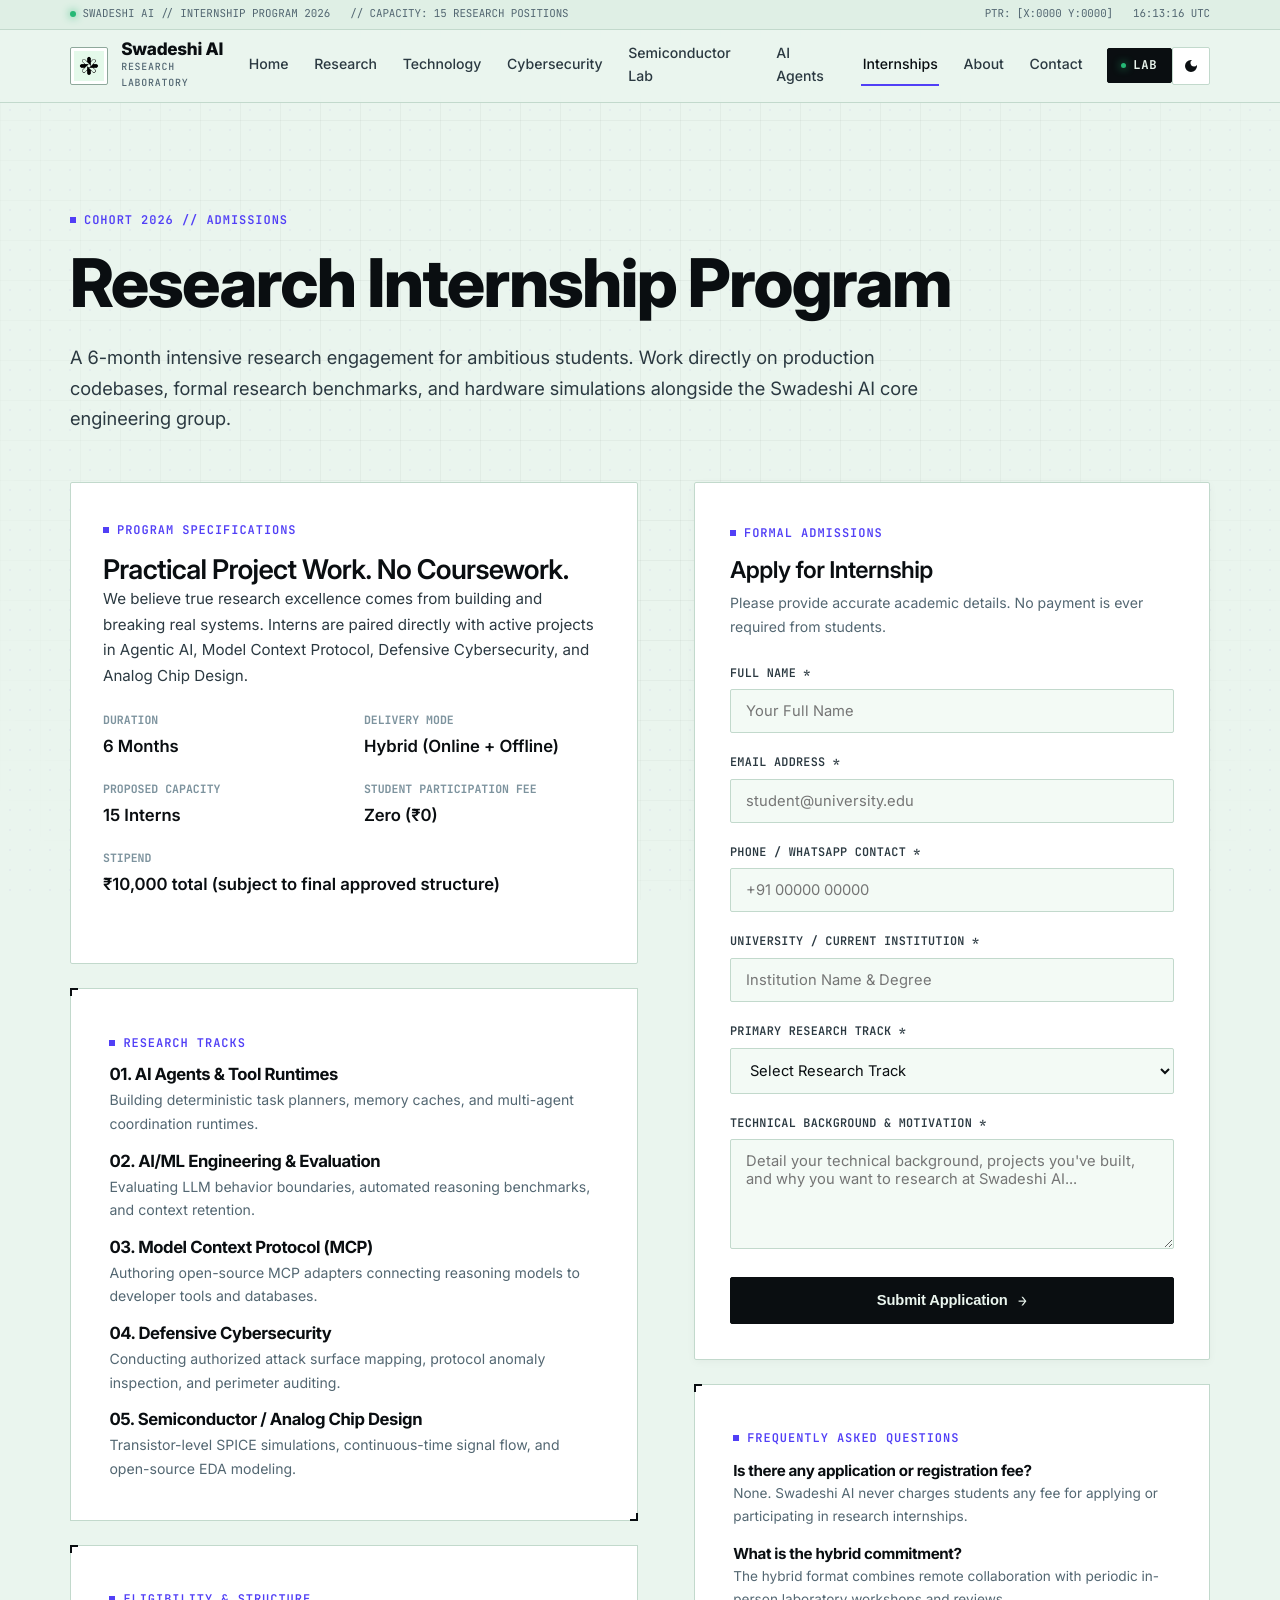
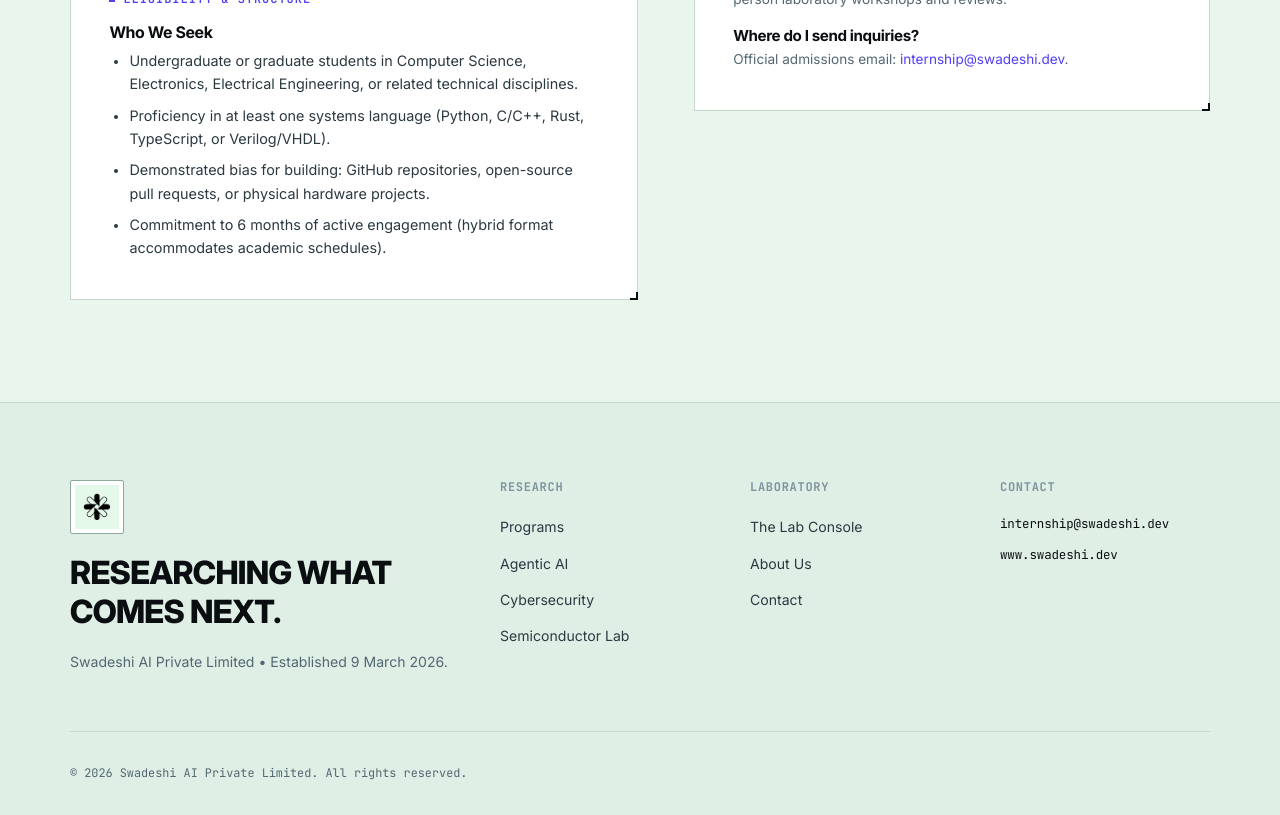
<file: internships/index.html>
<!DOCTYPE html>
<html lang="en" data-theme="light">
  <head>
    <meta charset="UTF-8" />
    <meta name="viewport" content="width=device-width, initial-scale=1.0" />
    <title>Research Internship 2026 | Swadeshi AI Private Limited</title>
    <meta
      name="description"
      content="6-month hybrid research internship at Swadeshi AI Private Limited. Practical project work across Agentic AI, MCP, Cybersecurity, and Semiconductor / Analog Chip Design."
    />
    <link rel="canonical" href="https://www.swadeshi.dev/internships/" />
    <link rel="preconnect" href="https://fonts.googleapis.com" />
    <link rel="preconnect" href="https://fonts.gstatic.com" crossorigin />
    <link
      href="https://fonts.googleapis.com/css2?family=Inter:wght@400;500;600;700;800&family=JetBrains+Mono:wght@400;500;600;700&display=swap"
      rel="stylesheet"
    />
    <link rel="icon" type="image/jpeg" href="/logo.JPG" />
    <link rel="stylesheet" href="/styles.css" />
  </head>
  <body>
    <!-- Top Telemetry Bar -->
    <aside class="telemetry-bar">
      <div class="container telemetry-inner">
        <div class="telemetry-group">
          <span class="telemetry-item">
            <span class="pulse-dot"></span>
            <span>SWADESHI AI // INTERNSHIP PROGRAM 2026</span>
          </span>
          <span class="telemetry-item mono">// CAPACITY: 15 RESEARCH POSITIONS</span>
        </div>
        <div class="telemetry-group">
          <span class="telemetry-item mono" id="telem-coords">PTR: [X:0000 Y:0000]</span>
          <span class="telemetry-item mono" id="telem-clock">00:00:00 UTC</span>
        </div>
      </div>
    </aside>

    <!-- Header -->
    <header class="site-header">
      <div class="container nav-shell">
        <a class="brand" href="/" aria-label="Swadeshi AI Home">
          <div class="brand-symbol-wrap">
            <img src="/logo.JPG" alt="Swadeshi AI emblem" class="brand-logo-img" />
          </div>
          <div class="brand-text-group">
            <span class="brand-title">Swadeshi AI</span>
            <span class="brand-sub">Research Laboratory</span>
          </div>
        </a>

        <nav class="desktop-nav" aria-label="Primary Navigation">
          <a class="nav-link" href="/">Home</a>
          <a class="nav-link" href="/research/">Research</a>
          <a class="nav-link" href="/technology/">Technology</a>
          <a class="nav-link" href="/cybersecurity/">Cybersecurity</a>
          <a class="nav-link" href="/semiconductor/">Semiconductor Lab</a>
          <a class="nav-link" href="/agents/">AI Agents</a>
          <a class="nav-link active" href="/internships/">Internships</a>
          <a class="nav-link" href="/about/">About</a>
          <a class="nav-link" href="/contact/">Contact</a>
          <a href="/lab/" class="nav-lab-btn">
            <span class="pulse-dot" style="width: 5px; height: 5px;"></span>
            <span>LAB</span>
          </a>
        </nav>

        <div class="header-controls">
          <button class="btn-icon theme-toggle" type="button" aria-label="Toggle theme">
            <svg viewBox="0 0 24 24"><path d="M12 3a9 9 0 1 0 9 9c0-.46-.04-.92-.1-1.36a5.389 5.389 0 0 1-4.4 2.26 5.403 5.403 0 0 1-3.14-9.8c-.44-.06-.9-.1-1.36-.1z" /></svg>
          </button>
          <button class="btn-icon menu-toggle" type="button" aria-label="Menu" aria-expanded="false">
            <span></span><span></span>
          </button>
        </div>
      </div>

      <nav id="mobile-nav-drawer" class="mobile-nav-drawer">
        <ul class="mobile-nav-list">
          <li><a href="/"><span>Home</span> <span class="mono">00</span></a></li>
          <li><a href="/research/"><span>Research Programs</span> <span class="mono">01</span></a></li>
          <li><a href="/technology/"><span>Technology Ecosystem</span> <span class="mono">02</span></a></li>
          <li><a href="/cybersecurity/"><span>Cybersecurity Lab</span> <span class="mono">03</span></a></li>
          <li><a href="/semiconductor/"><span>Semiconductor Lab</span> <span class="mono">04</span></a></li>
          <li><a href="/agents/"><span>Agentic AI Systems</span> <span class="mono">05</span></a></li>
          <li><a href="/internships/"><span>Internship Portal</span> <span class="mono">06</span></a></li>
          <li><a href="/about/"><span>About Laboratory</span> <span class="mono">07</span></a></li>
          <li><a href="/contact/"><span>Contact &amp; Inquiries</span> <span class="mono">08</span></a></li>
          <li><a href="/lab/" class="btn btn-accent" style="color: #ffffff;"><span>ENTER THE LAB CONSOLE</span></a></li>
        </ul>
      </nav>
    </header>

    <main id="main-content">
      <section class="section">
        <div class="container">
          <p class="kicker">COHORT 2026 // ADMISSIONS</p>
          <h1 style="margin-bottom: 1.25rem;">Research Internship Program</h1>
          <p class="section-intro">
            A 6-month intensive research engagement for ambitious students. Work directly on production codebases,
            formal research benchmarks, and hardware simulations alongside the Swadeshi AI core engineering group.
          </p>

          <!-- Overview & Application Grid -->
          <div class="internship-container" style="margin-top: 3rem;">
            <!-- Left: Program Parameters & Curriculum -->
            <div>
              <div class="internship-specs-box">
                <p class="kicker">PROGRAM SPECIFICATIONS</p>
                <h3>Practical Project Work. No Coursework.</h3>
                <p style="font-size: 0.95rem; color: var(--text-secondary);">
                  We believe true research excellence comes from building and breaking real systems. Interns are paired directly with active projects
                  in Agentic AI, Model Context Protocol, Defensive Cybersecurity, and Analog Chip Design.
                </p>

                <ul class="spec-list">
                  <li class="spec-list-item">
                    <strong>Duration</strong>
                    <span>6 Months</span>
                  </li>
                  <li class="spec-list-item">
                    <strong>Delivery Mode</strong>
                    <span>Hybrid (Online + Offline)</span>
                  </li>
                  <li class="spec-list-item">
                    <strong>Proposed Capacity</strong>
                    <span>15 Interns</span>
                  </li>
                  <li class="spec-list-item">
                    <strong>Student Participation Fee</strong>
                    <span>Zero (₹0)</span>
                  </li>
                  <li class="spec-list-item" style="grid-column: 1 / -1;">
                    <strong>Stipend</strong>
                    <span>₹10,000 total (subject to final approved structure)</span>
                  </li>
                </ul>
              </div>

              <!-- Research Tracks -->
              <div class="corner-frame" style="margin-top: 1.5rem;">
                <p class="kicker">RESEARCH TRACKS</p>
                <div style="display: grid; gap: 1rem;">
                  <div>
                    <h4 style="font-size: 1.05rem;">01. AI Agents &amp; Tool Runtimes</h4>
                    <p style="font-size: 0.88rem; color: var(--text-muted); margin: 0.2rem 0 0;">
                      Building deterministic task planners, memory caches, and multi-agent coordination runtimes.
                    </p>
                  </div>
                  <div>
                    <h4 style="font-size: 1.05rem;">02. AI/ML Engineering &amp; Evaluation</h4>
                    <p style="font-size: 0.88rem; color: var(--text-muted); margin: 0.2rem 0 0;">
                      Evaluating LLM behavior boundaries, automated reasoning benchmarks, and context retention.
                    </p>
                  </div>
                  <div>
                    <h4 style="font-size: 1.05rem;">03. Model Context Protocol (MCP)</h4>
                    <p style="font-size: 0.88rem; color: var(--text-muted); margin: 0.2rem 0 0;">
                      Authoring open-source MCP adapters connecting reasoning models to developer tools and databases.
                    </p>
                  </div>
                  <div>
                    <h4 style="font-size: 1.05rem;">04. Defensive Cybersecurity</h4>
                    <p style="font-size: 0.88rem; color: var(--text-muted); margin: 0.2rem 0 0;">
                      Conducting authorized attack surface mapping, protocol anomaly inspection, and perimeter auditing.
                    </p>
                  </div>
                  <div>
                    <h4 style="font-size: 1.05rem;">05. Semiconductor / Analog Chip Design</h4>
                    <p style="font-size: 0.88rem; color: var(--text-muted); margin: 0.2rem 0 0;">
                      Transistor-level SPICE simulations, continuous-time signal flow, and open-source EDA modeling.
                    </p>
                  </div>
                </div>
              </div>

              <!-- Eligibility & Structure -->
              <div class="corner-frame" style="margin-top: 1.5rem;">
                <p class="kicker">ELIGIBILITY &amp; STRUCTURE</p>
                <h4 style="margin-bottom: 0.5rem;">Who We Seek</h4>
                <ul style="padding-left: 1.25rem; font-size: 0.9rem; color: var(--text-secondary); display: flex; flex-direction: column; gap: 0.5rem;">
                  <li>Undergraduate or graduate students in Computer Science, Electronics, Electrical Engineering, or related technical disciplines.</li>
                  <li>Proficiency in at least one systems language (Python, C/C++, Rust, TypeScript, or Verilog/VHDL).</li>
                  <li>Demonstrated bias for building: GitHub repositories, open-source pull requests, or physical hardware projects.</li>
                  <li>Commitment to 6 months of active engagement (hybrid format accommodates academic schedules).</li>
                </ul>
              </div>
            </div>

            <!-- Right: Application Form -->
            <div>
              <div class="form-card" id="apply">
                <p class="kicker">FORMAL ADMISSIONS</p>
                <h3>Apply for Internship</h3>
                <p class="form-desc">
                  Please provide accurate academic details. No payment is ever required from students.
                </p>

                <form id="internship-form" novalidate>
                  <div class="form-group">
                    <label class="form-label" for="app-name">Full Name *</label>
                    <input type="text" id="app-name" name="name" class="form-input" placeholder="Your Full Name" required />
                  </div>

                  <div class="form-group">
                    <label class="form-label" for="app-email">Email Address *</label>
                    <input type="email" id="app-email" name="email" class="form-input" placeholder="student@university.edu" required />
                  </div>

                  <div class="form-group">
                    <label class="form-label" for="app-phone">Phone / WhatsApp Contact *</label>
                    <input type="tel" id="app-phone" name="phone" class="form-input" placeholder="+91 00000 00000" required />
                  </div>

                  <div class="form-group">
                    <label class="form-label" for="app-inst">University / Current Institution *</label>
                    <input type="text" id="app-inst" name="institution" class="form-input" placeholder="Institution Name &amp; Degree" required />
                  </div>

                  <div class="form-group">
                    <label class="form-label" for="app-track">Primary Research Track *</label>
                    <select id="app-track" name="track" class="form-select" required>
                      <option value="">Select Research Track</option>
                      <option value="AI Agents">AI Agents &amp; Tool Runtimes</option>
                      <option value="AI/ML">AI/ML Systems &amp; Evaluation</option>
                      <option value="MCP">Model Context Protocol (MCP)</option>
                      <option value="Cybersecurity">Defensive Cybersecurity</option>
                      <option value="Research Workflows">Research Workflows &amp; Benchmarks</option>
                      <option value="Semiconductor / Analog">Semiconductor / Analog Chip Design</option>
                    </select>
                  </div>

                  <div class="form-group">
                    <label class="form-label" for="app-statement">Technical Background &amp; Motivation *</label>
                    <textarea id="app-statement" name="statement" class="form-textarea" placeholder="Detail your technical background, projects you've built, and why you want to research at Swadeshi AI..." required></textarea>
                  </div>

                  <button type="submit" class="btn btn-primary" style="width: 100%;">
                    <span>Submit Application</span>
                    <span class="mono">&rarr;</span>
                  </button>

                  <div class="form-status" role="status" aria-live="polite"></div>
                </form>
              </div>

              <!-- FAQ Section -->
              <div class="corner-frame" style="margin-top: 1.5rem;">
                <p class="kicker">FREQUENTLY ASKED QUESTIONS</p>
                <div style="display: flex; flex-direction: column; gap: 1rem;">
                  <div>
                    <h5 style="font-size: 0.95rem;">Is there any application or registration fee?</h5>
                    <p style="font-size: 0.85rem; color: var(--text-muted); margin-top: 0.2rem;">
                      None. Swadeshi AI never charges students any fee for applying or participating in research internships.
                    </p>
                  </div>
                  <div>
                    <h5 style="font-size: 0.95rem;">What is the hybrid commitment?</h5>
                    <p style="font-size: 0.85rem; color: var(--text-muted); margin-top: 0.2rem;">
                      The hybrid format combines remote collaboration with periodic in-person laboratory workshops and reviews.
                    </p>
                  </div>
                  <div>
                    <h5 style="font-size: 0.95rem;">Where do I send inquiries?</h5>
                    <p style="font-size: 0.85rem; color: var(--text-muted); margin-top: 0.2rem;">
                      Official admissions email: <a href="mailto:internship@swadeshi.dev" style="color: var(--accent);">internship@swadeshi.dev</a>.
                    </p>
                  </div>
                </div>
              </div>
            </div>
          </div>
        </div>
      </section>
    </main>

    <!-- Footer -->
    <footer class="site-footer">
      <div class="container">
        <div class="footer-top">
          <div class="footer-brand-col">
            <div class="footer-logo-wrap">
              <img src="/logo.JPG" alt="Swadeshi AI mark" style="width: 100%; height: 100%; object-fit: contain;" />
            </div>
            <div class="footer-statement">RESEARCHING WHAT COMES NEXT.</div>
            <p style="font-size: 0.88rem; color: var(--text-muted);">
              Swadeshi AI Private Limited &bull; Established 9 March 2026.
            </p>
          </div>
          <div class="footer-links-col">
            <h5>Research</h5>
            <ul class="footer-links-list">
              <li><a href="/research/">Programs</a></li>
              <li><a href="/agents/">Agentic AI</a></li>
              <li><a href="/cybersecurity/">Cybersecurity</a></li>
              <li><a href="/semiconductor/">Semiconductor Lab</a></li>
            </ul>
          </div>
          <div class="footer-links-col">
            <h5>Laboratory</h5>
            <ul class="footer-links-list">
              <li><a href="/lab/">The Lab Console</a></li>
              <li><a href="/about/">About Us</a></li>
              <li><a href="/contact/">Contact</a></li>
            </ul>
          </div>
          <div class="footer-links-col">
            <h5>Contact</h5>
            <ul class="footer-links-list mono" style="font-size: 0.78rem;">
              <li>internship@swadeshi.dev</li>
              <li>www.swadeshi.dev</li>
            </ul>
          </div>
        </div>
        <div class="footer-bottom">
          <div>&copy; <span id="curr-year">2026</span> Swadeshi AI Private Limited. All rights reserved.</div>
        </div>
      </div>
    </footer>

    <script src="/script.js"></script>
  </body>
</html>
</file>
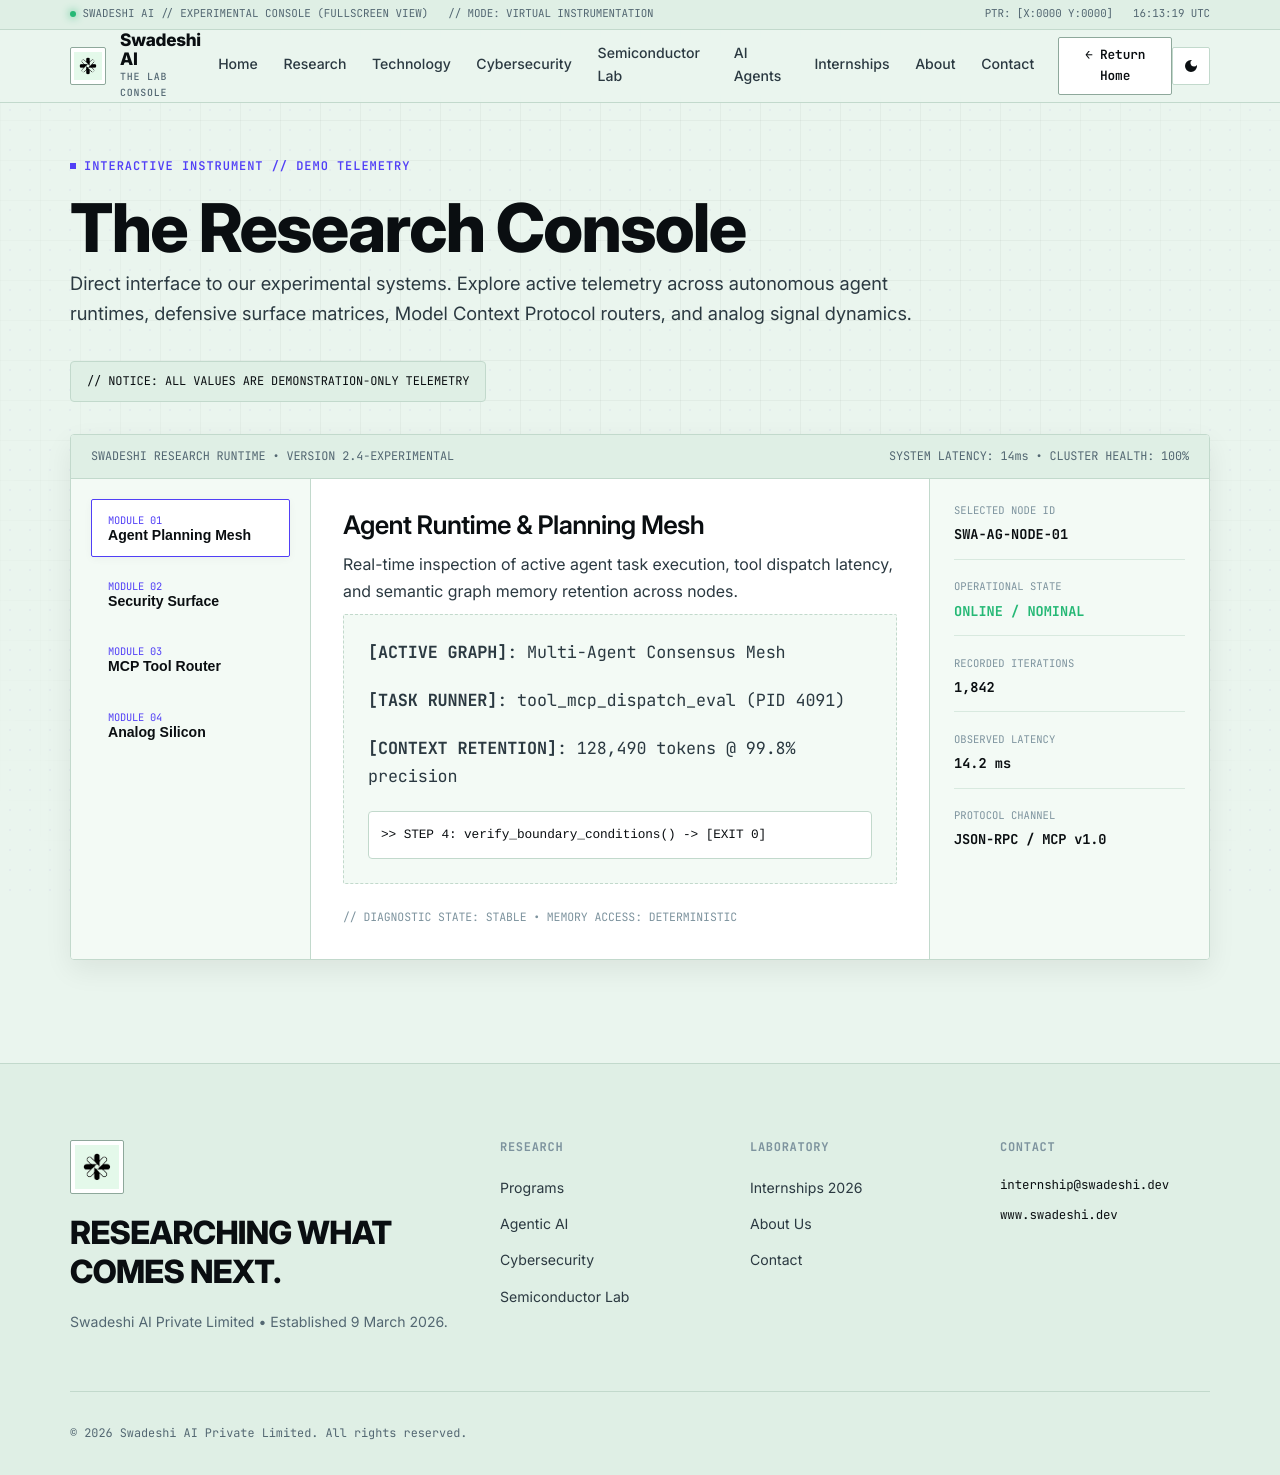
<file: lab/index.html>
<!DOCTYPE html>
<html lang="en" data-theme="dark">
  <head>
    <meta charset="UTF-8" />
    <meta name="viewport" content="width=device-width, initial-scale=1.0" />
    <title>The Lab | Interactive Research Console | Swadeshi AI Private Limited</title>
    <meta
      name="description"
      content="Experimental interactive research console for Swadeshi AI. Inspect demonstration telemetry across agentic runtimes, security surfaces, and analog computing."
    />
    <link rel="canonical" href="https://www.swadeshi.dev/lab/" />
    <link rel="preconnect" href="https://fonts.googleapis.com" />
    <link rel="preconnect" href="https://fonts.gstatic.com" crossorigin />
    <link
      href="https://fonts.googleapis.com/css2?family=Inter:wght@400;500;600;700;800&family=JetBrains+Mono:wght@400;500;600;700&display=swap"
      rel="stylesheet"
    />
    <link rel="icon" type="image/jpeg" href="/logo.JPG" />
    <link rel="stylesheet" href="/styles.css" />
  </head>
  <body style="background-color: var(--bg);">
    <!-- Top Telemetry Bar -->
    <aside class="telemetry-bar">
      <div class="container telemetry-inner">
        <div class="telemetry-group">
          <span class="telemetry-item">
            <span class="pulse-dot"></span>
            <span>SWADESHI AI // EXPERIMENTAL CONSOLE (FULLSCREEN VIEW)</span>
          </span>
          <span class="telemetry-item mono">// MODE: VIRTUAL INSTRUMENTATION</span>
        </div>
        <div class="telemetry-group">
          <span class="telemetry-item mono" id="telem-coords">PTR: [X:0000 Y:0000]</span>
          <span class="telemetry-item mono" id="telem-clock">00:00:00 UTC</span>
        </div>
      </div>
    </aside>

    <!-- Header -->
    <header class="site-header">
      <div class="container nav-shell">
        <a class="brand" href="/" aria-label="Swadeshi AI Home">
          <div class="brand-symbol-wrap">
            <img src="/logo.JPG" alt="Swadeshi AI emblem" class="brand-logo-img" />
          </div>
          <div class="brand-text-group">
            <span class="brand-title">Swadeshi AI</span>
            <span class="brand-sub">The Lab Console</span>
          </div>
        </a>

        <nav class="desktop-nav" aria-label="Primary Navigation">
          <a class="nav-link" href="/">Home</a>
          <a class="nav-link" href="/research/">Research</a>
          <a class="nav-link" href="/technology/">Technology</a>
          <a class="nav-link" href="/cybersecurity/">Cybersecurity</a>
          <a class="nav-link" href="/semiconductor/">Semiconductor Lab</a>
          <a class="nav-link" href="/agents/">AI Agents</a>
          <a class="nav-link" href="/internships/">Internships</a>
          <a class="nav-link" href="/about/">About</a>
          <a class="nav-link" href="/contact/">Contact</a>
          <a href="/" class="btn btn-secondary btn-sm mono">&larr; Return Home</a>
        </nav>

        <div class="header-controls">
          <button class="btn-icon theme-toggle" type="button" aria-label="Toggle theme">
            <svg viewBox="0 0 24 24"><path d="M12 3a9 9 0 1 0 9 9c0-.46-.04-.92-.1-1.36a5.389 5.389 0 0 1-4.4 2.26 5.403 5.403 0 0 1-3.14-9.8c-.44-.06-.9-.1-1.36-.1z" /></svg>
          </button>
          <button class="btn-icon menu-toggle" type="button" aria-label="Menu" aria-expanded="false">
            <span></span><span></span>
          </button>
        </div>
      </div>

      <nav id="mobile-nav-drawer" class="mobile-nav-drawer">
        <ul class="mobile-nav-list">
          <li><a href="/"><span>Home</span> <span class="mono">00</span></a></li>
          <li><a href="/research/"><span>Research Programs</span> <span class="mono">01</span></a></li>
          <li><a href="/technology/"><span>Technology Ecosystem</span> <span class="mono">02</span></a></li>
          <li><a href="/cybersecurity/"><span>Cybersecurity Lab</span> <span class="mono">03</span></a></li>
          <li><a href="/semiconductor/"><span>Semiconductor Lab</span> <span class="mono">04</span></a></li>
          <li><a href="/agents/"><span>Agentic AI Systems</span> <span class="mono">05</span></a></li>
          <li><a href="/internships/"><span>Internship Portal</span> <span class="mono">06</span></a></li>
          <li><a href="/about/"><span>About Laboratory</span> <span class="mono">07</span></a></li>
          <li><a href="/contact/"><span>Contact &amp; Inquiries</span> <span class="mono">08</span></a></li>
          <li><a href="/" class="btn btn-primary"><span>RETURN TO HOME</span></a></li>
        </ul>
      </nav>
    </header>

    <main id="main-content">
      <section class="section" style="padding-top: 3rem;">
        <div class="container">
          <div class="section-header-split" style="margin-bottom: 2rem;">
            <div>
              <p class="kicker">INTERACTIVE INSTRUMENT // DEMO TELEMETRY</p>
              <h1>The Research Console</h1>
              <p class="section-intro" style="margin-bottom: 0;">
                Direct interface to our experimental systems. Explore active telemetry across autonomous agent runtimes,
                defensive surface matrices, Model Context Protocol routers, and analog signal dynamics.
              </p>
            </div>
            <div class="mono" style="padding: 0.6rem 1rem; background: var(--bg-alt); border: 1px solid var(--line); border-radius: 4px; font-size: 0.75rem;">
              // NOTICE: ALL VALUES ARE DEMONSTRATION-ONLY TELEMETRY
            </div>
          </div>

          <!-- Main Interactive Console Grid -->
          <div class="lab-console-wrapper">
            <div class="console-topbar">
              <span class="mono">SWADESHI RESEARCH RUNTIME &bull; VERSION 2.4-EXPERIMENTAL</span>
              <span class="mono">SYSTEM LATENCY: 14ms &bull; CLUSTER HEALTH: 100%</span>
            </div>

            <div class="console-body">
              <!-- Left Sidebar: Modules -->
              <aside class="console-sidebar" role="tablist" aria-label="Console Modules">
                <button type="button" class="console-module-btn active" role="tab" aria-selected="true">
                  <span class="mod-id">MODULE 01</span>
                  <span class="mod-name">Agent Planning Mesh</span>
                </button>
                <button type="button" class="console-module-btn" role="tab" aria-selected="false">
                  <span class="mod-id">MODULE 02</span>
                  <span class="mod-name">Security Surface</span>
                </button>
                <button type="button" class="console-module-btn" role="tab" aria-selected="false">
                  <span class="mod-id">MODULE 03</span>
                  <span class="mod-name">MCP Tool Router</span>
                </button>
                <button type="button" class="console-module-btn" role="tab" aria-selected="false">
                  <span class="mod-id">MODULE 04</span>
                  <span class="mod-name">Analog Silicon</span>
                </button>
              </aside>

              <!-- Center Display Stage -->
              <div class="console-display">
                <div class="console-display-header">
                  <h3 id="console-display-title">Agent Runtime &amp; Planning Mesh</h3>
                  <p id="console-display-desc">
                    Real-time inspection of active agent task execution, tool dispatch latency, and semantic graph memory retention across nodes.
                  </p>
                </div>

                <div class="console-visual-stage" id="console-stage-content">
                  <!-- Dynamic content injected by script.js -->
                </div>

                <div class="mono" style="font-size: 0.72rem; color: var(--text-faint); margin-top: 1rem;">
                  // DIAGNOSTIC STATE: STABLE &bull; MEMORY ACCESS: DETERMINISTIC
                </div>
              </div>

              <!-- Right Metadata Telemetry -->
              <aside class="console-telemetry-side">
                <div class="telem-block">
                  <div class="telem-label">Selected Node ID</div>
                  <div class="telem-val" id="console-telem-node">SWA-AG-NODE-01</div>
                </div>
                <div class="telem-block">
                  <div class="telem-label">Operational State</div>
                  <div class="telem-val" id="console-telem-status" style="color: var(--accent-mint);">ONLINE / NOMINAL</div>
                </div>
                <div class="telem-block">
                  <div class="telem-label">Recorded Iterations</div>
                  <div class="telem-val" id="console-telem-iter">1,842</div>
                </div>
                <div class="telem-block">
                  <div class="telem-label">Observed Latency</div>
                  <div class="telem-val" id="console-telem-latency">14.2 ms</div>
                </div>
                <div class="telem-block" style="border-bottom: none;">
                  <div class="telem-label">Protocol Channel</div>
                  <div class="telem-val mono">JSON-RPC / MCP v1.0</div>
                </div>
              </aside>
            </div>
          </div>
        </div>
      </section>
    </main>

    <!-- Footer -->
    <footer class="site-footer">
      <div class="container">
        <div class="footer-top">
          <div class="footer-brand-col">
            <div class="footer-logo-wrap">
              <img src="/logo.JPG" alt="Swadeshi AI mark" style="width: 100%; height: 100%; object-fit: contain;" />
            </div>
            <div class="footer-statement">RESEARCHING WHAT COMES NEXT.</div>
            <p style="font-size: 0.88rem; color: var(--text-muted);">
              Swadeshi AI Private Limited &bull; Established 9 March 2026.
            </p>
          </div>
          <div class="footer-links-col">
            <h5>Research</h5>
            <ul class="footer-links-list">
              <li><a href="/research/">Programs</a></li>
              <li><a href="/agents/">Agentic AI</a></li>
              <li><a href="/cybersecurity/">Cybersecurity</a></li>
              <li><a href="/semiconductor/">Semiconductor Lab</a></li>
            </ul>
          </div>
          <div class="footer-links-col">
            <h5>Laboratory</h5>
            <ul class="footer-links-list">
              <li><a href="/internships/">Internships 2026</a></li>
              <li><a href="/about/">About Us</a></li>
              <li><a href="/contact/">Contact</a></li>
            </ul>
          </div>
          <div class="footer-links-col">
            <h5>Contact</h5>
            <ul class="footer-links-list mono" style="font-size: 0.78rem;">
              <li>internship@swadeshi.dev</li>
              <li>www.swadeshi.dev</li>
            </ul>
          </div>
        </div>
        <div class="footer-bottom">
          <div>&copy; <span id="curr-year">2026</span> Swadeshi AI Private Limited. All rights reserved.</div>
        </div>
      </div>
    </footer>

    <script src="/script.js"></script>
  </body>
</html>
</file>
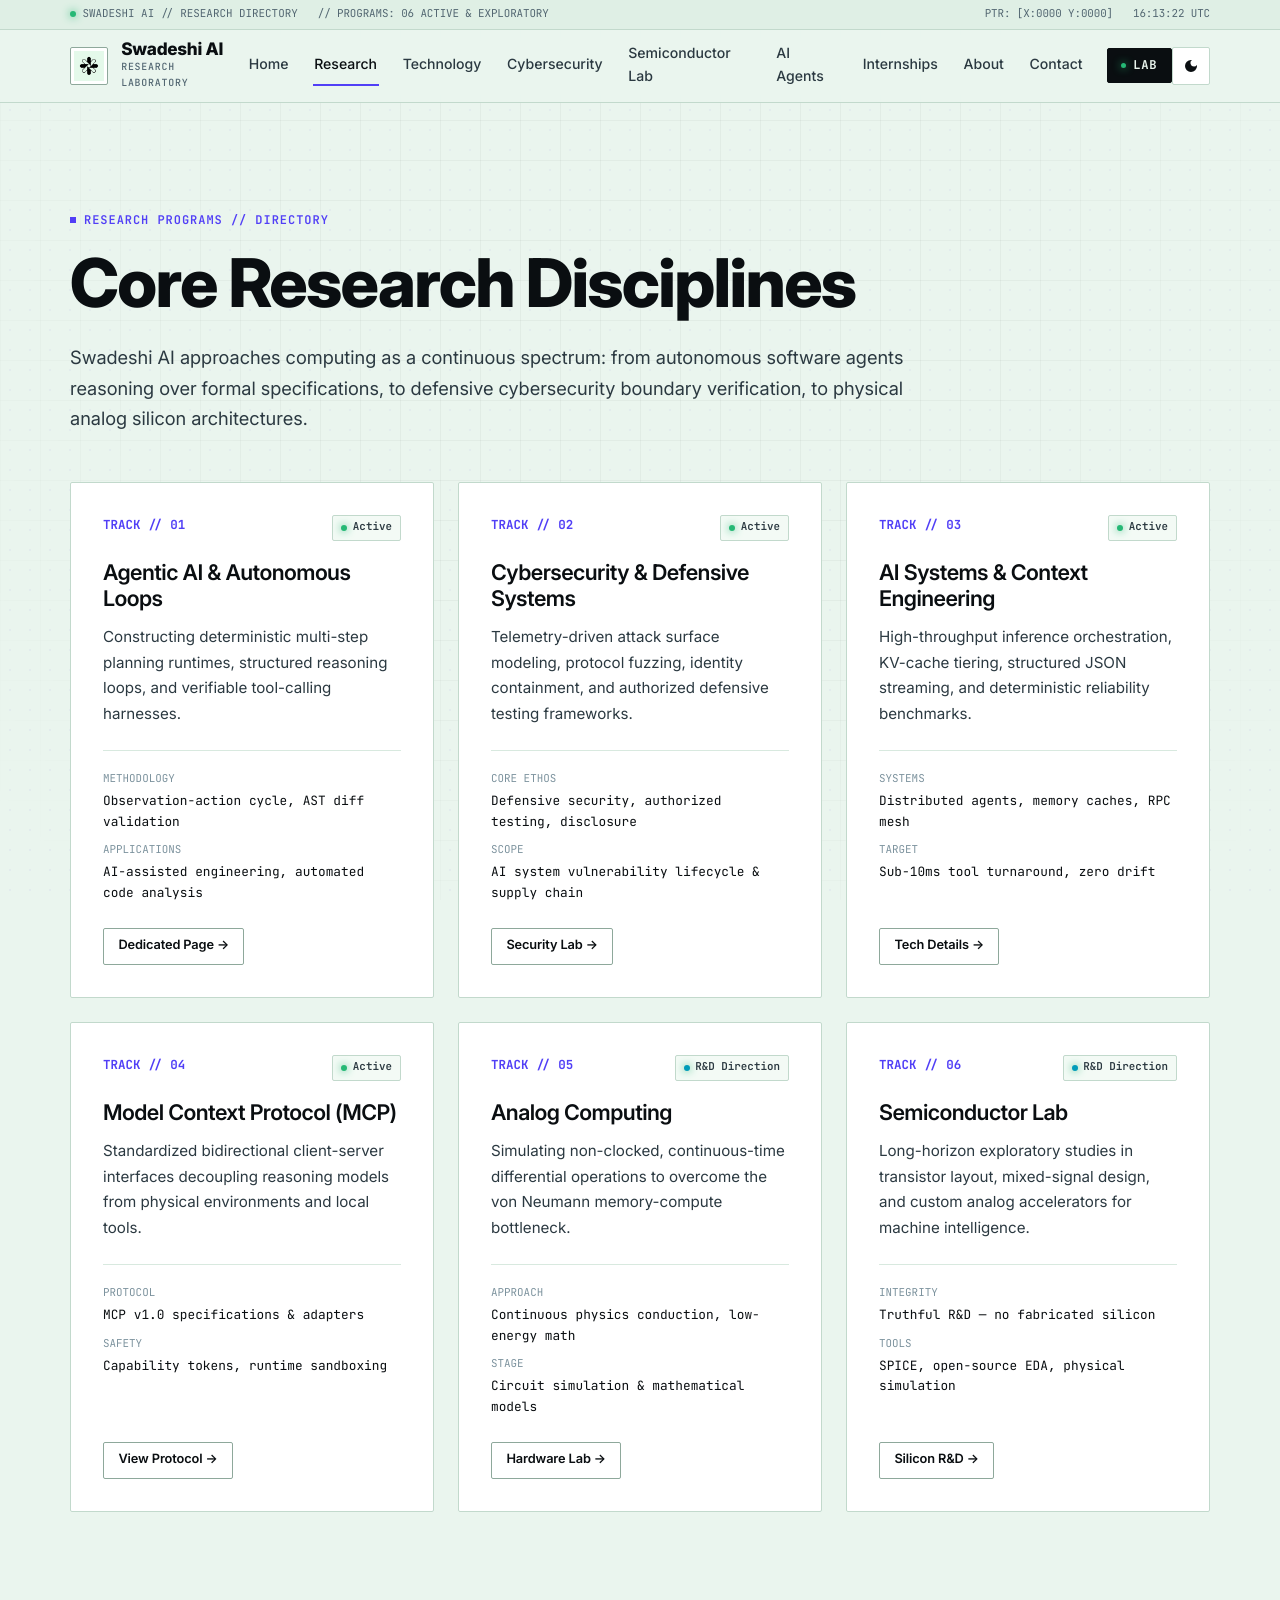
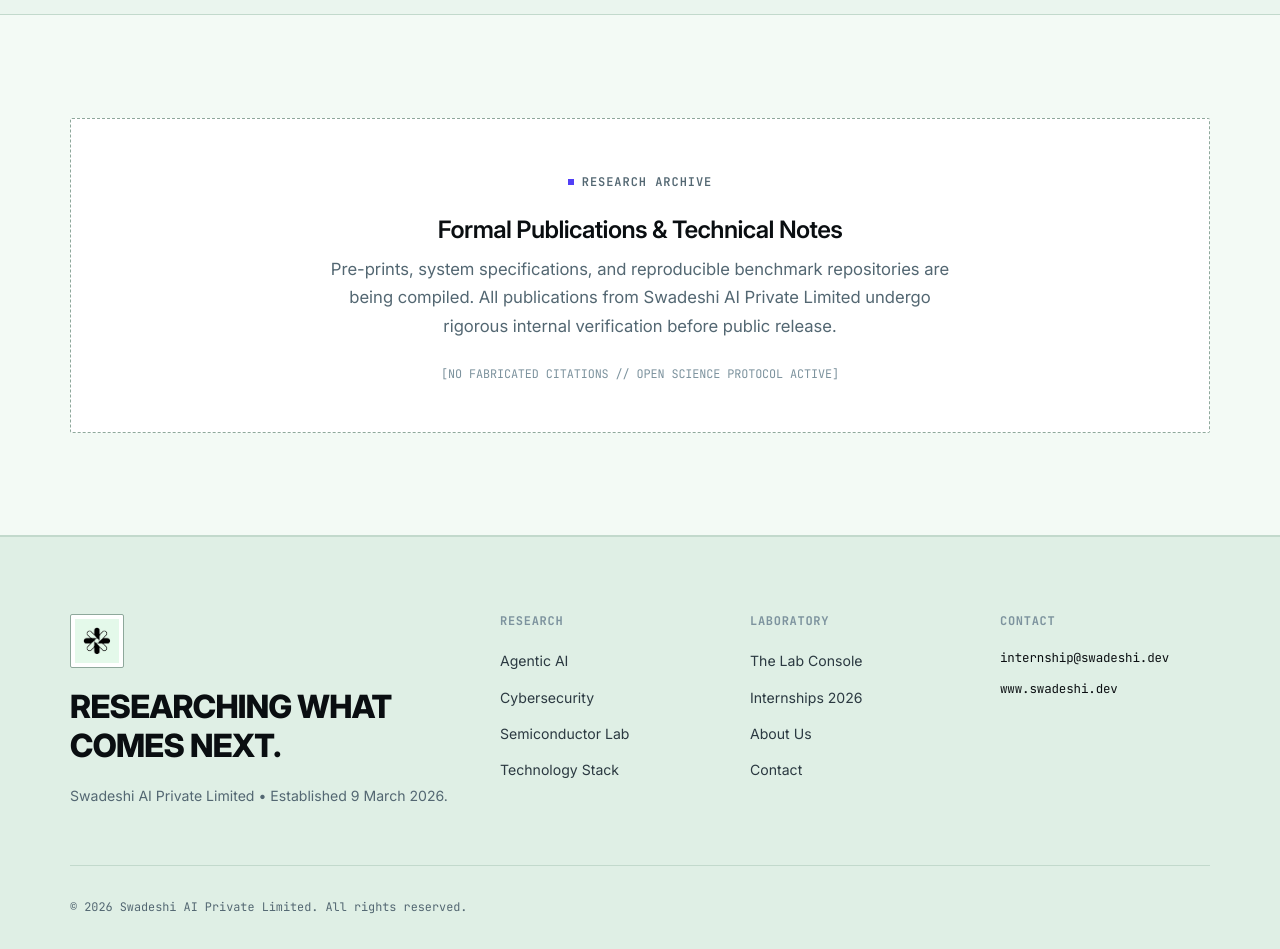
<file: research/index.html>
<!DOCTYPE html>
<html lang="en" data-theme="light">
  <head>
    <meta charset="UTF-8" />
    <meta name="viewport" content="width=device-width, initial-scale=1.0" />
    <title>Research Programs | Swadeshi AI Private Limited</title>
    <meta
      name="description"
      content="Comprehensive research initiatives at Swadeshi AI: Agentic AI, Cybersecurity, AI Systems, MCP, Analog Computing, and Semiconductor Research."
    />
    <link rel="canonical" href="https://www.swadeshi.dev/research/" />
    <link rel="preconnect" href="https://fonts.googleapis.com" />
    <link rel="preconnect" href="https://fonts.gstatic.com" crossorigin />
    <link
      href="https://fonts.googleapis.com/css2?family=Inter:wght@400;500;600;700;800&family=JetBrains+Mono:wght@400;500;600;700&display=swap"
      rel="stylesheet"
    />
    <link rel="icon" type="image/jpeg" href="/logo.JPG" />
    <link rel="stylesheet" href="/styles.css" />
  </head>
  <body>
    <!-- Top Telemetry Bar -->
    <aside class="telemetry-bar">
      <div class="container telemetry-inner">
        <div class="telemetry-group">
          <span class="telemetry-item">
            <span class="pulse-dot"></span>
            <span>SWADESHI AI // RESEARCH DIRECTORY</span>
          </span>
          <span class="telemetry-item mono">// PROGRAMS: 06 ACTIVE &amp; EXPLORATORY</span>
        </div>
        <div class="telemetry-group">
          <span class="telemetry-item mono" id="telem-coords">PTR: [X:0000 Y:0000]</span>
          <span class="telemetry-item mono" id="telem-clock">00:00:00 UTC</span>
        </div>
      </div>
    </aside>

    <!-- Header -->
    <header class="site-header">
      <div class="container nav-shell">
        <a class="brand" href="/" aria-label="Swadeshi AI Home">
          <div class="brand-symbol-wrap">
            <img src="/logo.JPG" alt="Swadeshi AI emblem" class="brand-logo-img" />
          </div>
          <div class="brand-text-group">
            <span class="brand-title">Swadeshi AI</span>
            <span class="brand-sub">Research Laboratory</span>
          </div>
        </a>

        <nav class="desktop-nav" aria-label="Primary Navigation">
          <a class="nav-link" href="/">Home</a>
          <a class="nav-link active" href="/research/">Research</a>
          <a class="nav-link" href="/technology/">Technology</a>
          <a class="nav-link" href="/cybersecurity/">Cybersecurity</a>
          <a class="nav-link" href="/semiconductor/">Semiconductor Lab</a>
          <a class="nav-link" href="/agents/">AI Agents</a>
          <a class="nav-link" href="/internships/">Internships</a>
          <a class="nav-link" href="/about/">About</a>
          <a class="nav-link" href="/contact/">Contact</a>
          <a href="/lab/" class="nav-lab-btn">
            <span class="pulse-dot" style="width: 5px; height: 5px;"></span>
            <span>LAB</span>
          </a>
        </nav>

        <div class="header-controls">
          <button class="btn-icon theme-toggle" type="button" aria-label="Toggle theme">
            <svg viewBox="0 0 24 24"><path d="M12 3a9 9 0 1 0 9 9c0-.46-.04-.92-.1-1.36a5.389 5.389 0 0 1-4.4 2.26 5.403 5.403 0 0 1-3.14-9.8c-.44-.06-.9-.1-1.36-.1z" /></svg>
          </button>
          <button class="btn-icon menu-toggle" type="button" aria-label="Menu" aria-expanded="false">
            <span></span><span></span>
          </button>
        </div>
      </div>

      <nav id="mobile-nav-drawer" class="mobile-nav-drawer">
        <ul class="mobile-nav-list">
          <li><a href="/"><span>Home</span> <span class="mono">00</span></a></li>
          <li><a href="/research/"><span>Research Programs</span> <span class="mono">01</span></a></li>
          <li><a href="/technology/"><span>Technology Ecosystem</span> <span class="mono">02</span></a></li>
          <li><a href="/cybersecurity/"><span>Cybersecurity Lab</span> <span class="mono">03</span></a></li>
          <li><a href="/semiconductor/"><span>Semiconductor Lab</span> <span class="mono">04</span></a></li>
          <li><a href="/agents/"><span>Agentic AI Systems</span> <span class="mono">05</span></a></li>
          <li><a href="/internships/"><span>Internship Portal</span> <span class="mono">06</span></a></li>
          <li><a href="/about/"><span>About Laboratory</span> <span class="mono">07</span></a></li>
          <li><a href="/contact/"><span>Contact &amp; Inquiries</span> <span class="mono">08</span></a></li>
          <li><a href="/lab/" class="btn btn-accent" style="color: #ffffff;"><span>ENTER THE LAB CONSOLE</span></a></li>
        </ul>
      </nav>
    </header>

    <main id="main-content">
      <section class="section">
        <div class="container">
          <p class="kicker">RESEARCH PROGRAMS // DIRECTORY</p>
          <h1 style="margin-bottom: 1.25rem;">Core Research Disciplines</h1>
          <p class="section-intro">
            Swadeshi AI approaches computing as a continuous spectrum: from autonomous software agents reasoning over formal specifications,
            to defensive cybersecurity boundary verification, to physical analog silicon architectures.
          </p>

          <div class="research-grid" style="margin-top: 3rem;">
            <!-- 01 Agentic AI -->
            <article class="research-card">
              <div>
                <div class="card-top">
                  <span class="card-id">TRACK // 01</span>
                  <span class="card-status active"><span class="pulse-dot"></span> Active</span>
                </div>
                <h3>Agentic AI &amp; Autonomous Loops</h3>
                <p>Constructing deterministic multi-step planning runtimes, structured reasoning loops, and verifiable tool-calling harnesses.</p>
                <div class="card-specs">
                  <div class="card-spec-row">
                    <span class="spec-label">Methodology</span>
                    <span class="spec-val">Observation-action cycle, AST diff validation</span>
                  </div>
                  <div class="card-spec-row">
                    <span class="spec-label">Applications</span>
                    <span class="spec-val">AI-assisted engineering, automated code analysis</span>
                  </div>
                </div>
              </div>
              <div class="card-btn-row">
                <a href="/agents/" class="btn btn-secondary btn-sm">Dedicated Page &rarr;</a>
              </div>
            </article>

            <!-- 02 Cybersecurity -->
            <article class="research-card">
              <div>
                <div class="card-top">
                  <span class="card-id">TRACK // 02</span>
                  <span class="card-status active"><span class="pulse-dot"></span> Active</span>
                </div>
                <h3>Cybersecurity &amp; Defensive Systems</h3>
                <p>Telemetry-driven attack surface modeling, protocol fuzzing, identity containment, and authorized defensive testing frameworks.</p>
                <div class="card-specs">
                  <div class="card-spec-row">
                    <span class="spec-label">Core Ethos</span>
                    <span class="spec-val">Defensive security, authorized testing, disclosure</span>
                  </div>
                  <div class="card-spec-row">
                    <span class="spec-label">Scope</span>
                    <span class="spec-val">AI system vulnerability lifecycle &amp; supply chain</span>
                  </div>
                </div>
              </div>
              <div class="card-btn-row">
                <a href="/cybersecurity/" class="btn btn-secondary btn-sm">Security Lab &rarr;</a>
              </div>
            </article>

            <!-- 03 AI Systems -->
            <article class="research-card">
              <div>
                <div class="card-top">
                  <span class="card-id">TRACK // 03</span>
                  <span class="card-status active"><span class="pulse-dot"></span> Active</span>
                </div>
                <h3>AI Systems &amp; Context Engineering</h3>
                <p>High-throughput inference orchestration, KV-cache tiering, structured JSON streaming, and deterministic reliability benchmarks.</p>
                <div class="card-specs">
                  <div class="card-spec-row">
                    <span class="spec-label">Systems</span>
                    <span class="spec-val">Distributed agents, memory caches, RPC mesh</span>
                  </div>
                  <div class="card-spec-row">
                    <span class="spec-label">Target</span>
                    <span class="spec-val">Sub-10ms tool turnaround, zero drift</span>
                  </div>
                </div>
              </div>
              <div class="card-btn-row">
                <a href="/technology/" class="btn btn-secondary btn-sm">Tech Details &rarr;</a>
              </div>
            </article>

            <!-- 04 MCP -->
            <article class="research-card">
              <div>
                <div class="card-top">
                  <span class="card-id">TRACK // 04</span>
                  <span class="card-status active"><span class="pulse-dot"></span> Active</span>
                </div>
                <h3>Model Context Protocol (MCP)</h3>
                <p>Standardized bidirectional client-server interfaces decoupling reasoning models from physical environments and local tools.</p>
                <div class="card-specs">
                  <div class="card-spec-row">
                    <span class="spec-label">Protocol</span>
                    <span class="spec-val">MCP v1.0 specifications &amp; adapters</span>
                  </div>
                  <div class="card-spec-row">
                    <span class="spec-label">Safety</span>
                    <span class="spec-val">Capability tokens, runtime sandboxing</span>
                  </div>
                </div>
              </div>
              <div class="card-btn-row">
                <a href="/technology/" class="btn btn-secondary btn-sm">View Protocol &rarr;</a>
              </div>
            </article>

            <!-- 05 Analog Computing -->
            <article class="research-card">
              <div>
                <div class="card-top">
                  <span class="card-id">TRACK // 05</span>
                  <span class="card-status direction"><span class="pulse-dot" style="background-color: var(--accent-cyan);"></span> R&amp;D Direction</span>
                </div>
                <h3>Analog Computing</h3>
                <p>Simulating non-clocked, continuous-time differential operations to overcome the von Neumann memory-compute bottleneck.</p>
                <div class="card-specs">
                  <div class="card-spec-row">
                    <span class="spec-label">Approach</span>
                    <span class="spec-val">Continuous physics conduction, low-energy math</span>
                  </div>
                  <div class="card-spec-row">
                    <span class="spec-label">Stage</span>
                    <span class="spec-val">Circuit simulation &amp; mathematical models</span>
                  </div>
                </div>
              </div>
              <div class="card-btn-row">
                <a href="/semiconductor/" class="btn btn-secondary btn-sm">Hardware Lab &rarr;</a>
              </div>
            </article>

            <!-- 06 Semiconductor Research -->
            <article class="research-card">
              <div>
                <div class="card-top">
                  <span class="card-id">TRACK // 06</span>
                  <span class="card-status direction"><span class="pulse-dot" style="background-color: var(--accent-cyan);"></span> R&amp;D Direction</span>
                </div>
                <h3>Semiconductor Lab</h3>
                <p>Long-horizon exploratory studies in transistor layout, mixed-signal design, and custom analog accelerators for machine intelligence.</p>
                <div class="card-specs">
                  <div class="card-spec-row">
                    <span class="spec-label">Integrity</span>
                    <span class="spec-val">Truthful R&amp;D — no fabricated silicon</span>
                  </div>
                  <div class="card-spec-row">
                    <span class="spec-label">Tools</span>
                    <span class="spec-val">SPICE, open-source EDA, physical simulation</span>
                  </div>
                </div>
              </div>
              <div class="card-btn-row">
                <a href="/semiconductor/" class="btn btn-secondary btn-sm">Silicon R&amp;D &rarr;</a>
              </div>
            </article>
          </div>
        </div>
      </section>

      <!-- Factual Research Archive -->
      <section class="section section-alt">
        <div class="container">
          <div class="archive-box">
            <p class="kicker">RESEARCH ARCHIVE</p>
            <h3>Formal Publications &amp; Technical Notes</h3>
            <p>
              Pre-prints, system specifications, and reproducible benchmark repositories are being compiled.
              All publications from Swadeshi AI Private Limited undergo rigorous internal verification before public release.
            </p>
            <div class="mono" style="font-size: 0.74rem; color: var(--text-faint);">
              [NO FABRICATED CITATIONS // OPEN SCIENCE PROTOCOL ACTIVE]
            </div>
          </div>
        </div>
      </section>
    </main>

    <!-- Footer -->
    <footer class="site-footer">
      <div class="container">
        <div class="footer-top">
          <div class="footer-brand-col">
            <div class="footer-logo-wrap">
              <img src="/logo.JPG" alt="Swadeshi AI mark" style="width: 100%; height: 100%; object-fit: contain;" />
            </div>
            <div class="footer-statement">RESEARCHING WHAT COMES NEXT.</div>
            <p style="font-size: 0.88rem; color: var(--text-muted);">
              Swadeshi AI Private Limited &bull; Established 9 March 2026.
            </p>
          </div>
          <div class="footer-links-col">
            <h5>Research</h5>
            <ul class="footer-links-list">
              <li><a href="/agents/">Agentic AI</a></li>
              <li><a href="/cybersecurity/">Cybersecurity</a></li>
              <li><a href="/semiconductor/">Semiconductor Lab</a></li>
              <li><a href="/technology/">Technology Stack</a></li>
            </ul>
          </div>
          <div class="footer-links-col">
            <h5>Laboratory</h5>
            <ul class="footer-links-list">
              <li><a href="/lab/">The Lab Console</a></li>
              <li><a href="/internships/">Internships 2026</a></li>
              <li><a href="/about/">About Us</a></li>
              <li><a href="/contact/">Contact</a></li>
            </ul>
          </div>
          <div class="footer-links-col">
            <h5>Contact</h5>
            <ul class="footer-links-list mono" style="font-size: 0.78rem;">
              <li>internship@swadeshi.dev</li>
              <li>www.swadeshi.dev</li>
            </ul>
          </div>
        </div>
        <div class="footer-bottom">
          <div>&copy; <span id="curr-year">2026</span> Swadeshi AI Private Limited. All rights reserved.</div>
        </div>
      </div>
    </footer>

    <script src="/script.js"></script>
  </body>
</html>
</file>
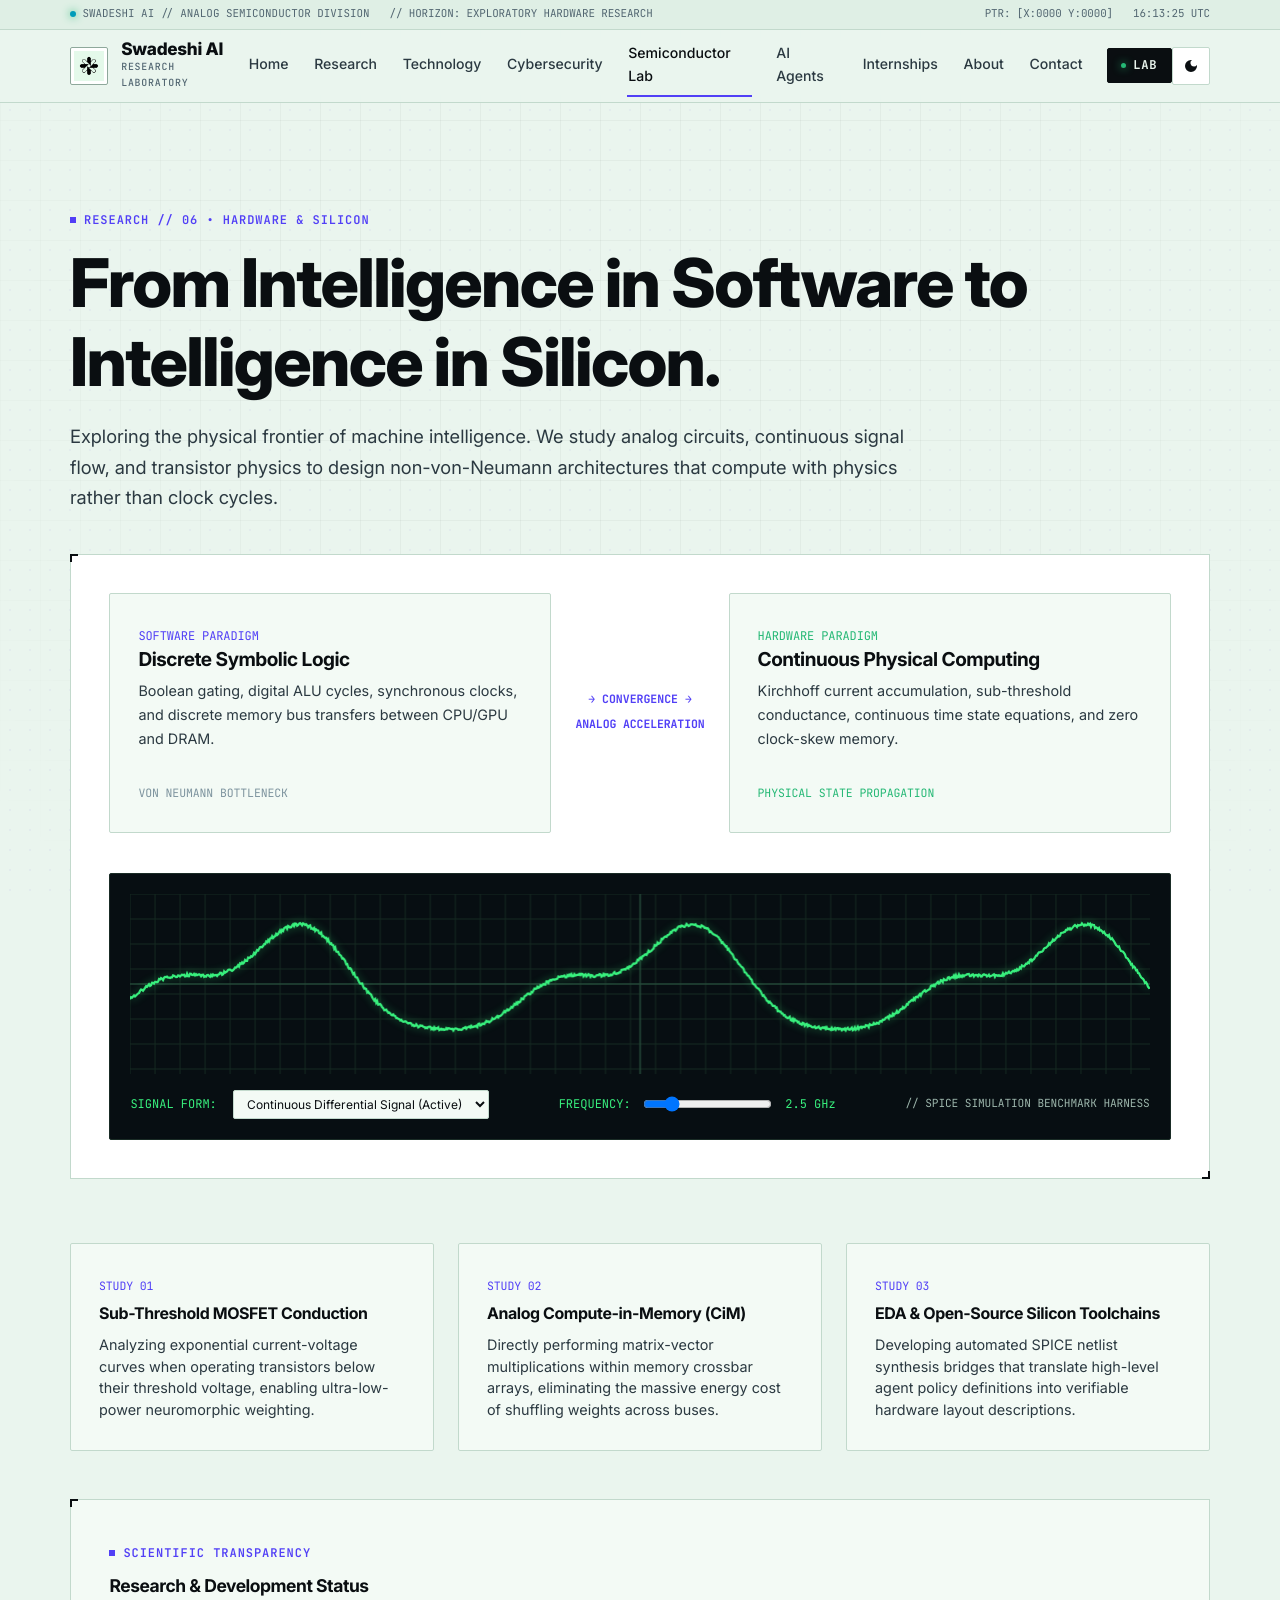
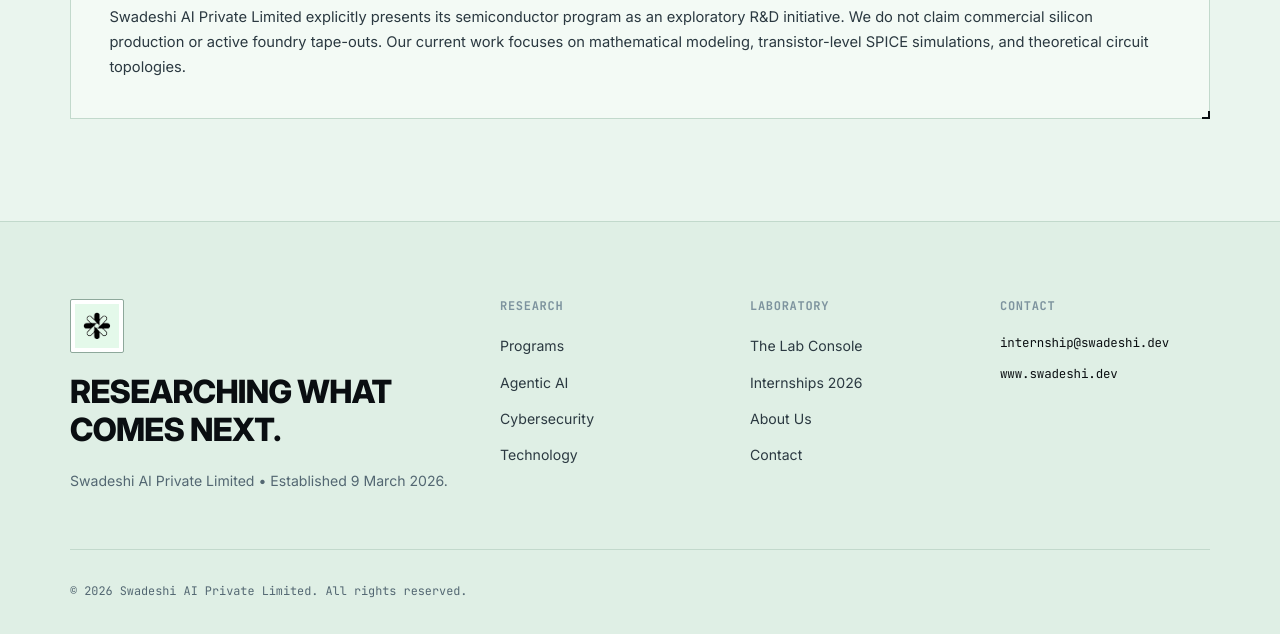
<file: semiconductor/index.html>
<!DOCTYPE html>
<html lang="en" data-theme="light">
  <head>
    <meta charset="UTF-8" />
    <meta name="viewport" content="width=device-width, initial-scale=1.0" />
    <title>Semiconductor &amp; Analog Lab | Swadeshi AI Private Limited</title>
    <meta
      name="description"
      content="Long-horizon semiconductor and analog hardware R&D at Swadeshi AI: From intelligence in software to intelligence in silicon."
    />
    <link rel="canonical" href="https://www.swadeshi.dev/semiconductor/" />
    <link rel="preconnect" href="https://fonts.googleapis.com" />
    <link rel="preconnect" href="https://fonts.gstatic.com" crossorigin />
    <link
      href="https://fonts.googleapis.com/css2?family=Inter:wght@400;500;600;700;800&family=JetBrains+Mono:wght@400;500;600;700&display=swap"
      rel="stylesheet"
    />
    <link rel="icon" type="image/jpeg" href="/logo.JPG" />
    <link rel="stylesheet" href="/styles.css" />
  </head>
  <body>
    <!-- Top Telemetry Bar -->
    <aside class="telemetry-bar">
      <div class="container telemetry-inner">
        <div class="telemetry-group">
          <span class="telemetry-item">
            <span class="pulse-dot" style="background-color: var(--accent-cyan);"></span>
            <span>SWADESHI AI // ANALOG SEMICONDUCTOR DIVISION</span>
          </span>
          <span class="telemetry-item mono">// HORIZON: EXPLORATORY HARDWARE RESEARCH</span>
        </div>
        <div class="telemetry-group">
          <span class="telemetry-item mono" id="telem-coords">PTR: [X:0000 Y:0000]</span>
          <span class="telemetry-item mono" id="telem-clock">00:00:00 UTC</span>
        </div>
      </div>
    </aside>

    <!-- Header -->
    <header class="site-header">
      <div class="container nav-shell">
        <a class="brand" href="/" aria-label="Swadeshi AI Home">
          <div class="brand-symbol-wrap">
            <img src="/logo.JPG" alt="Swadeshi AI emblem" class="brand-logo-img" />
          </div>
          <div class="brand-text-group">
            <span class="brand-title">Swadeshi AI</span>
            <span class="brand-sub">Research Laboratory</span>
          </div>
        </a>

        <nav class="desktop-nav" aria-label="Primary Navigation">
          <a class="nav-link" href="/">Home</a>
          <a class="nav-link" href="/research/">Research</a>
          <a class="nav-link" href="/technology/">Technology</a>
          <a class="nav-link" href="/cybersecurity/">Cybersecurity</a>
          <a class="nav-link active" href="/semiconductor/">Semiconductor Lab</a>
          <a class="nav-link" href="/agents/">AI Agents</a>
          <a class="nav-link" href="/internships/">Internships</a>
          <a class="nav-link" href="/about/">About</a>
          <a class="nav-link" href="/contact/">Contact</a>
          <a href="/lab/" class="nav-lab-btn">
            <span class="pulse-dot" style="width: 5px; height: 5px;"></span>
            <span>LAB</span>
          </a>
        </nav>

        <div class="header-controls">
          <button class="btn-icon theme-toggle" type="button" aria-label="Toggle theme">
            <svg viewBox="0 0 24 24"><path d="M12 3a9 9 0 1 0 9 9c0-.46-.04-.92-.1-1.36a5.389 5.389 0 0 1-4.4 2.26 5.403 5.403 0 0 1-3.14-9.8c-.44-.06-.9-.1-1.36-.1z" /></svg>
          </button>
          <button class="btn-icon menu-toggle" type="button" aria-label="Menu" aria-expanded="false">
            <span></span><span></span>
          </button>
        </div>
      </div>

      <nav id="mobile-nav-drawer" class="mobile-nav-drawer">
        <ul class="mobile-nav-list">
          <li><a href="/"><span>Home</span> <span class="mono">00</span></a></li>
          <li><a href="/research/"><span>Research Programs</span> <span class="mono">01</span></a></li>
          <li><a href="/technology/"><span>Technology Ecosystem</span> <span class="mono">02</span></a></li>
          <li><a href="/cybersecurity/"><span>Cybersecurity Lab</span> <span class="mono">03</span></a></li>
          <li><a href="/semiconductor/"><span>Semiconductor Lab</span> <span class="mono">04</span></a></li>
          <li><a href="/agents/"><span>Agentic AI Systems</span> <span class="mono">05</span></a></li>
          <li><a href="/internships/"><span>Internship Portal</span> <span class="mono">06</span></a></li>
          <li><a href="/about/"><span>About Laboratory</span> <span class="mono">07</span></a></li>
          <li><a href="/contact/"><span>Contact &amp; Inquiries</span> <span class="mono">08</span></a></li>
          <li><a href="/lab/" class="btn btn-accent" style="color: #ffffff;"><span>ENTER THE LAB CONSOLE</span></a></li>
        </ul>
      </nav>
    </header>

    <main id="main-content">
      <section class="section">
        <div class="container">
          <p class="kicker">RESEARCH // 06 &bull; HARDWARE &amp; SILICON</p>
          <h1 style="margin-bottom: 1.25rem;">From Intelligence in Software to Intelligence in Silicon.</h1>
          <p class="section-intro">
            Exploring the physical frontier of machine intelligence. We study analog circuits, continuous signal flow,
            and transistor physics to design non-von-Neumann architectures that compute with physics rather than clock cycles.
          </p>

          <!-- Software to Hardware Transition Visual -->
          <div class="corner-frame" style="margin-top: 2.5rem;">
            <div class="semi-transition-diagram">
              <div class="semi-stage-card">
                <div>
                  <span class="mono" style="font-size: 0.75rem; color: var(--accent);">SOFTWARE PARADIGM</span>
                  <h4>Discrete Symbolic Logic</h4>
                  <p>
                    Boolean gating, digital ALU cycles, synchronous clocks, and discrete memory bus transfers between CPU/GPU and DRAM.
                  </p>
                </div>
                <div class="mono" style="font-size: 0.72rem; color: var(--text-faint);">VON NEUMANN BOTTLENECK</div>
              </div>

              <div class="semi-arrow">
                <span>&rarr; CONVERGENCE &rarr;</span>
                <span class="mono">ANALOG ACCELERATION</span>
              </div>

              <div class="semi-stage-card">
                <div>
                  <span class="mono" style="font-size: 0.75rem; color: var(--accent-mint);">HARDWARE PARADIGM</span>
                  <h4>Continuous Physical Computing</h4>
                  <p>
                    Kirchhoff current accumulation, sub-threshold conductance, continuous time state equations, and zero clock-skew memory.
                  </p>
                </div>
                <div class="mono" style="font-size: 0.72rem; color: var(--accent-mint);">PHYSICAL STATE PROPAGATION</div>
              </div>
            </div>

            <!-- Live Signal Oscilloscope Canvas -->
            <div class="semi-canvas-wrap">
              <canvas id="oscilloscope-canvas" class="oscilloscope-canvas"></canvas>
              <div class="semi-controls">
                <div style="display: flex; align-items: center; gap: 1rem;">
                  <span>SIGNAL FORM:</span>
                  <select id="semi-wavetype-select" class="form-select" style="width: auto; padding: 0.3rem 0.6rem; font-size: 0.75rem;">
                    <option value="sine">Pure Analog Harmonic</option>
                    <option value="analog-composite" selected>Continuous Differential Signal (Active)</option>
                    <option value="square">Discrete Binary Clock</option>
                    <option value="sawtooth">Ramp Waveform</option>
                  </select>
                </div>
                <div style="display: flex; align-items: center; gap: 0.8rem;">
                  <span>FREQUENCY:</span>
                  <input type="range" id="semi-freq-slider" min="1" max="10" step="0.2" value="2.5" style="cursor: pointer;" />
                  <span id="semi-freq-val">2.5 GHz</span>
                </div>
                <div class="mono" style="color: #9cb5ab; font-size: 0.7rem;">
                  // SPICE SIMULATION BENCHMARK HARNESS
                </div>
              </div>
            </div>
          </div>

          <!-- Conceptual Research Areas -->
          <div style="margin-top: 4rem; display: grid; grid-template-columns: repeat(auto-fit, minmax(300px, 1fr)); gap: 1.5rem;">
            <div class="topic-box" style="padding: 1.75rem;">
              <span class="mono" style="font-size: 0.72rem; color: var(--accent);">STUDY 01</span>
              <h4 style="margin: 0.4rem 0 0.75rem;">Sub-Threshold MOSFET Conduction</h4>
              <p style="font-size: 0.9rem; color: var(--text-secondary);">
                Analyzing exponential current-voltage curves when operating transistors below their threshold voltage, enabling ultra-low-power neuromorphic weighting.
              </p>
            </div>

            <div class="topic-box" style="padding: 1.75rem;">
              <span class="mono" style="font-size: 0.72rem; color: var(--accent);">STUDY 02</span>
              <h4 style="margin: 0.4rem 0 0.75rem;">Analog Compute-in-Memory (CiM)</h4>
              <p style="font-size: 0.9rem; color: var(--text-secondary);">
                Directly performing matrix-vector multiplications within memory crossbar arrays, eliminating the massive energy cost of shuffling weights across buses.
              </p>
            </div>

            <div class="topic-box" style="padding: 1.75rem;">
              <span class="mono" style="font-size: 0.72rem; color: var(--accent);">STUDY 03</span>
              <h4 style="margin: 0.4rem 0 0.75rem;">EDA &amp; Open-Source Silicon Toolchains</h4>
              <p style="font-size: 0.9rem; color: var(--text-secondary);">
                Developing automated SPICE netlist synthesis bridges that translate high-level agent policy definitions into verifiable hardware layout descriptions.
              </p>
            </div>
          </div>

          <!-- Truthful Scientific Disclaimer -->
          <div class="corner-frame" style="margin-top: 3rem; background: var(--bg-subtle);">
            <p class="kicker">SCIENTIFIC TRANSPARENCY</p>
            <h4 style="font-size: 1.1rem; margin-bottom: 0.5rem;">Research &amp; Development Status</h4>
            <p style="font-size: 0.92rem; color: var(--text-secondary); margin-bottom: 0;">
              Swadeshi AI Private Limited explicitly presents its semiconductor program as an exploratory R&amp;D initiative. 
              We do not claim commercial silicon production or active foundry tape-outs. Our current work focuses on mathematical modeling,
              transistor-level SPICE simulations, and theoretical circuit topologies.
            </p>
          </div>
        </div>
      </section>
    </main>

    <!-- Footer -->
    <footer class="site-footer">
      <div class="container">
        <div class="footer-top">
          <div class="footer-brand-col">
            <div class="footer-logo-wrap">
              <img src="/logo.JPG" alt="Swadeshi AI mark" style="width: 100%; height: 100%; object-fit: contain;" />
            </div>
            <div class="footer-statement">RESEARCHING WHAT COMES NEXT.</div>
            <p style="font-size: 0.88rem; color: var(--text-muted);">
              Swadeshi AI Private Limited &bull; Established 9 March 2026.
            </p>
          </div>
          <div class="footer-links-col">
            <h5>Research</h5>
            <ul class="footer-links-list">
              <li><a href="/research/">Programs</a></li>
              <li><a href="/agents/">Agentic AI</a></li>
              <li><a href="/cybersecurity/">Cybersecurity</a></li>
              <li><a href="/technology/">Technology</a></li>
            </ul>
          </div>
          <div class="footer-links-col">
            <h5>Laboratory</h5>
            <ul class="footer-links-list">
              <li><a href="/lab/">The Lab Console</a></li>
              <li><a href="/internships/">Internships 2026</a></li>
              <li><a href="/about/">About Us</a></li>
              <li><a href="/contact/">Contact</a></li>
            </ul>
          </div>
          <div class="footer-links-col">
            <h5>Contact</h5>
            <ul class="footer-links-list mono" style="font-size: 0.78rem;">
              <li>internship@swadeshi.dev</li>
              <li>www.swadeshi.dev</li>
            </ul>
          </div>
        </div>
        <div class="footer-bottom">
          <div>&copy; <span id="curr-year">2026</span> Swadeshi AI Private Limited. All rights reserved.</div>
        </div>
      </div>
    </footer>

    <script src="/script.js"></script>
  </body>
</html>
</file>
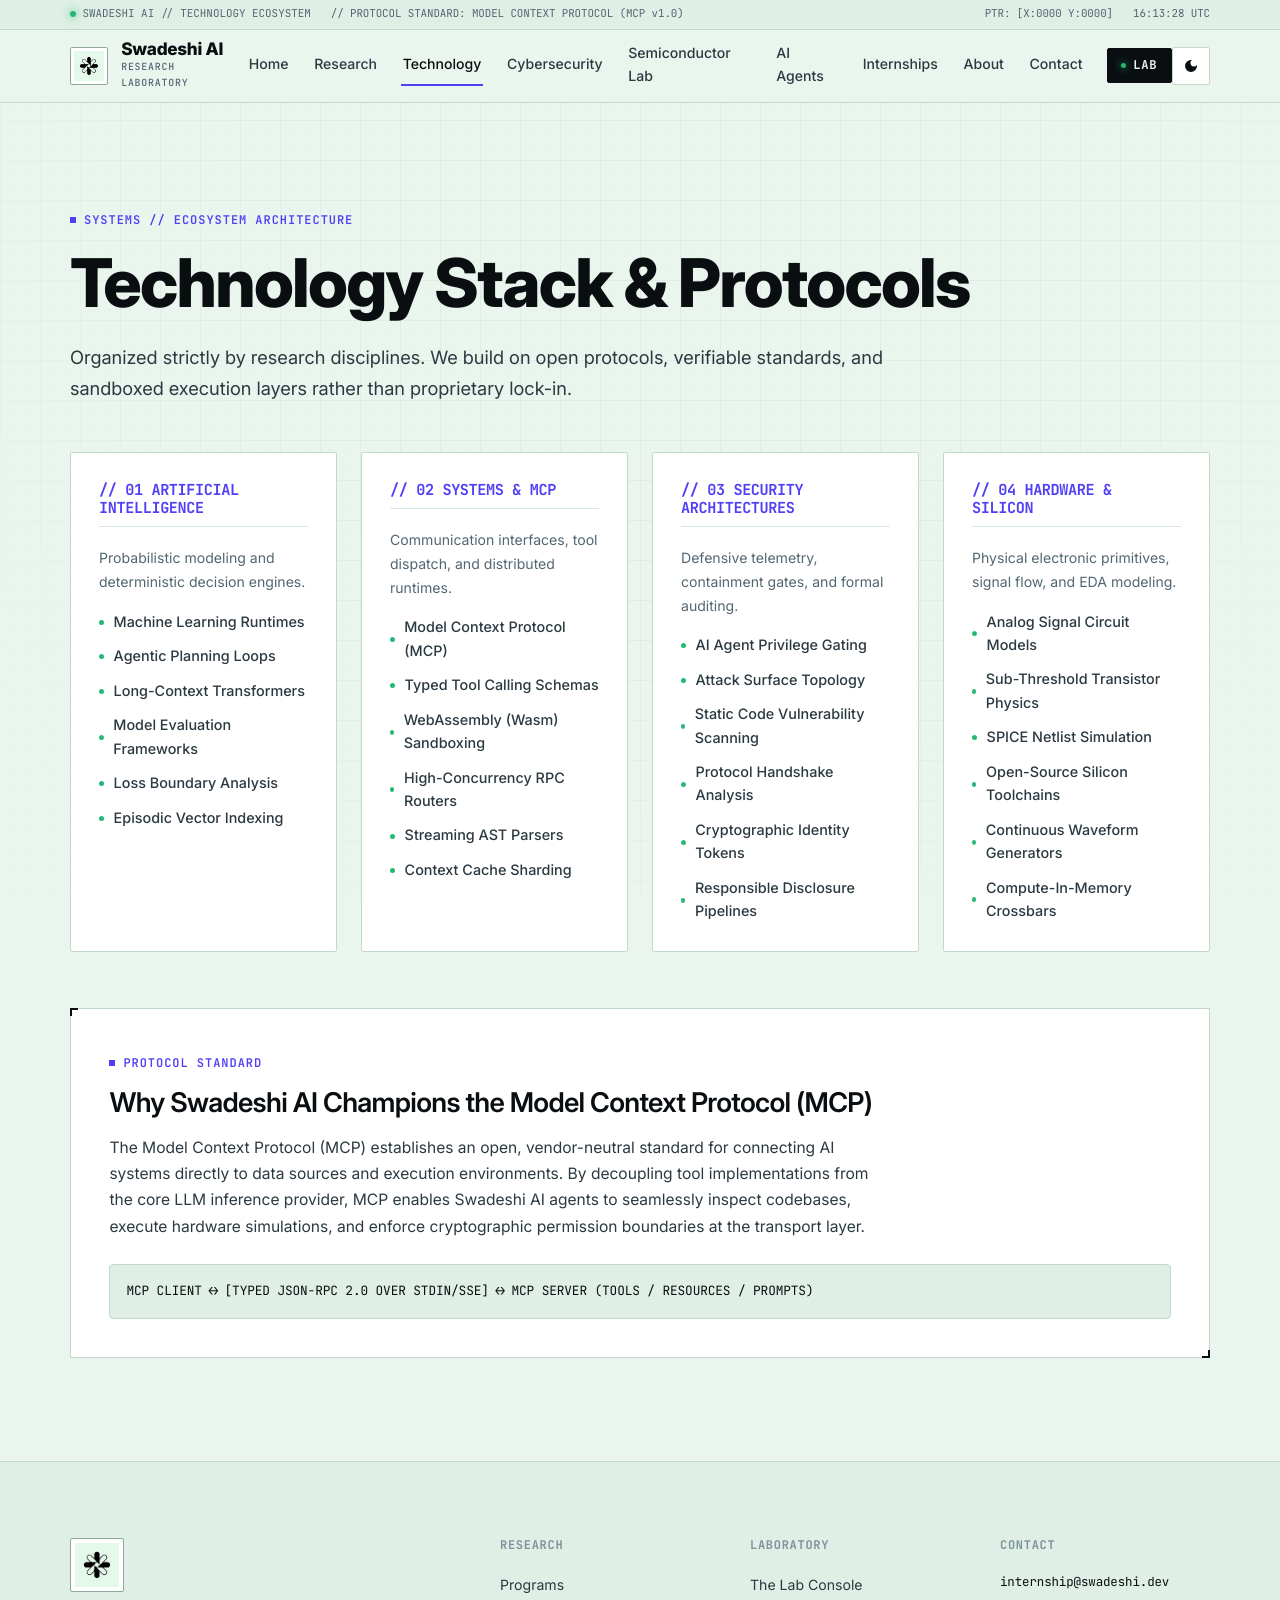
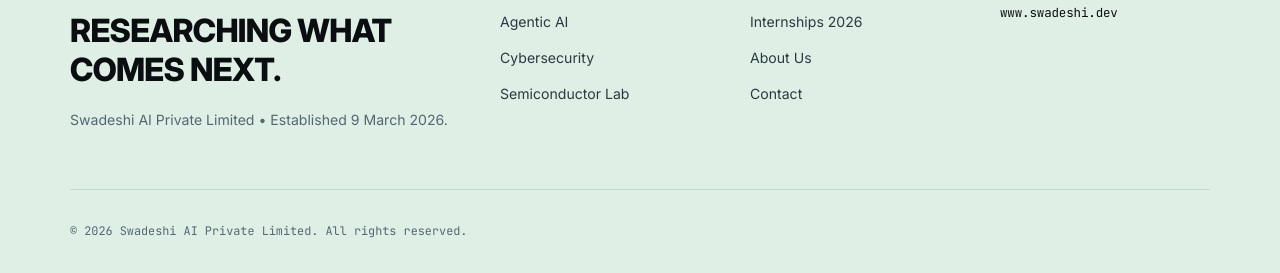
<file: technology/index.html>
<!DOCTYPE html>
<html lang="en" data-theme="light">
  <head>
    <meta charset="UTF-8" />
    <meta name="viewport" content="width=device-width, initial-scale=1.0" />
    <title>Technology Stack &amp; MCP Ecosystem | Swadeshi AI Private Limited</title>
    <meta
      name="description"
      content="Disciplined technology ecosystem of Swadeshi AI: Agentic AI runtimes, Model Context Protocol (MCP) systems, defensive security, and analog silicon toolchains."
    />
    <link rel="canonical" href="https://www.swadeshi.dev/technology/" />
    <link rel="preconnect" href="https://fonts.googleapis.com" />
    <link rel="preconnect" href="https://fonts.gstatic.com" crossorigin />
    <link
      href="https://fonts.googleapis.com/css2?family=Inter:wght@400;500;600;700;800&family=JetBrains+Mono:wght@400;500;600;700&display=swap"
      rel="stylesheet"
    />
    <link rel="icon" type="image/jpeg" href="/logo.JPG" />
    <link rel="stylesheet" href="/styles.css" />
  </head>
  <body>
    <!-- Top Telemetry Bar -->
    <aside class="telemetry-bar">
      <div class="container telemetry-inner">
        <div class="telemetry-group">
          <span class="telemetry-item">
            <span class="pulse-dot"></span>
            <span>SWADESHI AI // TECHNOLOGY ECOSYSTEM</span>
          </span>
          <span class="telemetry-item mono">// PROTOCOL STANDARD: MODEL CONTEXT PROTOCOL (MCP v1.0)</span>
        </div>
        <div class="telemetry-group">
          <span class="telemetry-item mono" id="telem-coords">PTR: [X:0000 Y:0000]</span>
          <span class="telemetry-item mono" id="telem-clock">00:00:00 UTC</span>
        </div>
      </div>
    </aside>

    <!-- Header -->
    <header class="site-header">
      <div class="container nav-shell">
        <a class="brand" href="/" aria-label="Swadeshi AI Home">
          <div class="brand-symbol-wrap">
            <img src="/logo.JPG" alt="Swadeshi AI emblem" class="brand-logo-img" />
          </div>
          <div class="brand-text-group">
            <span class="brand-title">Swadeshi AI</span>
            <span class="brand-sub">Research Laboratory</span>
          </div>
        </a>

        <nav class="desktop-nav" aria-label="Primary Navigation">
          <a class="nav-link" href="/">Home</a>
          <a class="nav-link" href="/research/">Research</a>
          <a class="nav-link active" href="/technology/">Technology</a>
          <a class="nav-link" href="/cybersecurity/">Cybersecurity</a>
          <a class="nav-link" href="/semiconductor/">Semiconductor Lab</a>
          <a class="nav-link" href="/agents/">AI Agents</a>
          <a class="nav-link" href="/internships/">Internships</a>
          <a class="nav-link" href="/about/">About</a>
          <a class="nav-link" href="/contact/">Contact</a>
          <a href="/lab/" class="nav-lab-btn">
            <span class="pulse-dot" style="width: 5px; height: 5px;"></span>
            <span>LAB</span>
          </a>
        </nav>

        <div class="header-controls">
          <button class="btn-icon theme-toggle" type="button" aria-label="Toggle theme">
            <svg viewBox="0 0 24 24"><path d="M12 3a9 9 0 1 0 9 9c0-.46-.04-.92-.1-1.36a5.389 5.389 0 0 1-4.4 2.26 5.403 5.403 0 0 1-3.14-9.8c-.44-.06-.9-.1-1.36-.1z" /></svg>
          </button>
          <button class="btn-icon menu-toggle" type="button" aria-label="Menu" aria-expanded="false">
            <span></span><span></span>
          </button>
        </div>
      </div>

      <nav id="mobile-nav-drawer" class="mobile-nav-drawer">
        <ul class="mobile-nav-list">
          <li><a href="/"><span>Home</span> <span class="mono">00</span></a></li>
          <li><a href="/research/"><span>Research Programs</span> <span class="mono">01</span></a></li>
          <li><a href="/technology/"><span>Technology Ecosystem</span> <span class="mono">02</span></a></li>
          <li><a href="/cybersecurity/"><span>Cybersecurity Lab</span> <span class="mono">03</span></a></li>
          <li><a href="/semiconductor/"><span>Semiconductor Lab</span> <span class="mono">04</span></a></li>
          <li><a href="/agents/"><span>Agentic AI Systems</span> <span class="mono">05</span></a></li>
          <li><a href="/internships/"><span>Internship Portal</span> <span class="mono">06</span></a></li>
          <li><a href="/about/"><span>About Laboratory</span> <span class="mono">07</span></a></li>
          <li><a href="/contact/"><span>Contact &amp; Inquiries</span> <span class="mono">08</span></a></li>
          <li><a href="/lab/" class="btn btn-accent" style="color: #ffffff;"><span>ENTER THE LAB CONSOLE</span></a></li>
        </ul>
      </nav>
    </header>

    <main id="main-content">
      <section class="section">
        <div class="container">
          <p class="kicker">SYSTEMS // ECOSYSTEM ARCHITECTURE</p>
          <h1 style="margin-bottom: 1.25rem;">Technology Stack &amp; Protocols</h1>
          <p class="section-intro">
            Organized strictly by research disciplines. We build on open protocols, verifiable standards,
            and sandboxed execution layers rather than proprietary lock-in.
          </p>

          <!-- 4 Pillars Grid -->
          <div class="tech-ecosystem-grid" style="margin-top: 3rem;">
            <!-- Column 1: AI -->
            <div class="tech-column">
              <h4>// 01 ARTIFICIAL INTELLIGENCE</h4>
              <p style="font-size: 0.88rem; color: var(--text-muted); margin-bottom: 1rem;">
                Probabilistic modeling and deterministic decision engines.
              </p>
              <div class="tech-tags">
                <div class="tech-tag-item">Machine Learning Runtimes</div>
                <div class="tech-tag-item">Agentic Planning Loops</div>
                <div class="tech-tag-item">Long-Context Transformers</div>
                <div class="tech-tag-item">Model Evaluation Frameworks</div>
                <div class="tech-tag-item">Loss Boundary Analysis</div>
                <div class="tech-tag-item">Episodic Vector Indexing</div>
              </div>
            </div>

            <!-- Column 2: Systems -->
            <div class="tech-column">
              <h4>// 02 SYSTEMS &amp; MCP</h4>
              <p style="font-size: 0.88rem; color: var(--text-muted); margin-bottom: 1rem;">
                Communication interfaces, tool dispatch, and distributed runtimes.
              </p>
              <div class="tech-tags">
                <div class="tech-tag-item">Model Context Protocol (MCP)</div>
                <div class="tech-tag-item">Typed Tool Calling Schemas</div>
                <div class="tech-tag-item">WebAssembly (Wasm) Sandboxing</div>
                <div class="tech-tag-item">High-Concurrency RPC Routers</div>
                <div class="tech-tag-item">Streaming AST Parsers</div>
                <div class="tech-tag-item">Context Cache Sharding</div>
              </div>
            </div>

            <!-- Column 3: Security -->
            <div class="tech-column">
              <h4>// 03 SECURITY ARCHITECTURES</h4>
              <p style="font-size: 0.88rem; color: var(--text-muted); margin-bottom: 1rem;">
                Defensive telemetry, containment gates, and formal auditing.
              </p>
              <div class="tech-tags">
                <div class="tech-tag-item">AI Agent Privilege Gating</div>
                <div class="tech-tag-item">Attack Surface Topology</div>
                <div class="tech-tag-item">Static Code Vulnerability Scanning</div>
                <div class="tech-tag-item">Protocol Handshake Analysis</div>
                <div class="tech-tag-item">Cryptographic Identity Tokens</div>
                <div class="tech-tag-item">Responsible Disclosure Pipelines</div>
              </div>
            </div>

            <!-- Column 4: Hardware -->
            <div class="tech-column">
              <h4>// 04 HARDWARE &amp; SILICON</h4>
              <p style="font-size: 0.88rem; color: var(--text-muted); margin-bottom: 1rem;">
                Physical electronic primitives, signal flow, and EDA modeling.
              </p>
              <div class="tech-tags">
                <div class="tech-tag-item">Analog Signal Circuit Models</div>
                <div class="tech-tag-item">Sub-Threshold Transistor Physics</div>
                <div class="tech-tag-item">SPICE Netlist Simulation</div>
                <div class="tech-tag-item">Open-Source Silicon Toolchains</div>
                <div class="tech-tag-item">Continuous Waveform Generators</div>
                <div class="tech-tag-item">Compute-In-Memory Crossbars</div>
              </div>
            </div>
          </div>

          <!-- Deep Dive into Model Context Protocol (MCP) -->
          <div class="corner-frame" style="margin-top: 3.5rem;">
            <p class="kicker">PROTOCOL STANDARD</p>
            <h3 style="margin-bottom: 1rem;">Why Swadeshi AI Champions the Model Context Protocol (MCP)</h3>
            <p style="font-size: 0.98rem; max-width: 78ch;">
              The Model Context Protocol (MCP) establishes an open, vendor-neutral standard for connecting AI systems directly to data sources and execution environments.
              By decoupling tool implementations from the core LLM inference provider, MCP enables Swadeshi AI agents to seamlessly inspect codebases, execute hardware simulations,
              and enforce cryptographic permission boundaries at the transport layer.
            </p>
            <div class="mono" style="margin-top: 1.5rem; padding: 1rem; background: var(--bg-alt); border: 1px solid var(--line); border-radius: 4px; font-size: 0.8rem;">
              MCP CLIENT &harr; [TYPED JSON-RPC 2.0 OVER STDIN/SSE] &harr; MCP SERVER (TOOLS / RESOURCES / PROMPTS)
            </div>
          </div>
        </div>
      </section>
    </main>

    <!-- Footer -->
    <footer class="site-footer">
      <div class="container">
        <div class="footer-top">
          <div class="footer-brand-col">
            <div class="footer-logo-wrap">
              <img src="/logo.JPG" alt="Swadeshi AI mark" style="width: 100%; height: 100%; object-fit: contain;" />
            </div>
            <div class="footer-statement">RESEARCHING WHAT COMES NEXT.</div>
            <p style="font-size: 0.88rem; color: var(--text-muted);">
              Swadeshi AI Private Limited &bull; Established 9 March 2026.
            </p>
          </div>
          <div class="footer-links-col">
            <h5>Research</h5>
            <ul class="footer-links-list">
              <li><a href="/research/">Programs</a></li>
              <li><a href="/agents/">Agentic AI</a></li>
              <li><a href="/cybersecurity/">Cybersecurity</a></li>
              <li><a href="/semiconductor/">Semiconductor Lab</a></li>
            </ul>
          </div>
          <div class="footer-links-col">
            <h5>Laboratory</h5>
            <ul class="footer-links-list">
              <li><a href="/lab/">The Lab Console</a></li>
              <li><a href="/internships/">Internships 2026</a></li>
              <li><a href="/about/">About Us</a></li>
              <li><a href="/contact/">Contact</a></li>
            </ul>
          </div>
          <div class="footer-links-col">
            <h5>Contact</h5>
            <ul class="footer-links-list mono" style="font-size: 0.78rem;">
              <li>internship@swadeshi.dev</li>
              <li>www.swadeshi.dev</li>
            </ul>
          </div>
        </div>
        <div class="footer-bottom">
          <div>&copy; <span id="curr-year">2026</span> Swadeshi AI Private Limited. All rights reserved.</div>
        </div>
      </div>
    </footer>

    <script src="/script.js"></script>
  </body>
</html>
</file>
<file: styles.css>
/* ==========================================================================
   SWADESHI AI PRIVATE LIMITED — CORE DESIGN SYSTEM & STYLESHEET
   Domain: Artificial Intelligence / Machine Learning / Electronics
   Established: 9 March 2026
   Visual Atmosphere: Advanced Scientific Research Laboratory
   ========================================================================== */

:root {
  color-scheme: light;
  
  /* Primary Color System — Mint Background + Black Geometry + Electric Accents */
  --bg: #eaf5ee;
  --bg-subtle: #f3faf5;
  --bg-alt: #dfefe5;
  --surface: #ffffff;
  --surface-alt: #f7fbf8;
  --surface-elevated: #ffffff;
  
  --text-primary: #0a0e11;
  --text-secondary: #2b3941;
  --text-muted: #536772;
  --text-faint: #7d939e;
  
  --line: #c2d9cc;
  --line-light: #d8e9df;
  --line-strong: #8ea89b;
  --line-active: #4f3df5;
  
  --accent: #513ff6;
  --accent-hover: #3f2be6;
  --accent-light: #e9e6ff;
  --accent-cyan: #009cb9;
  --accent-mint: #25b875;
  --accent-alert: #d6334a;
  
  --shadow-sm: 0 2px 8px rgba(10, 20, 16, 0.04);
  --shadow-md: 0 10px 28px rgba(10, 20, 16, 0.07);
  --shadow-lg: 0 20px 50px rgba(10, 20, 16, 0.1);
  --shadow-glow: 0 0 30px rgba(81, 63, 246, 0.15);
  
  --font-sans: "Inter", -apple-system, BlinkMacSystemFont, "Segoe UI", Roboto, "Helvetica Neue", Arial, sans-serif;
  --font-mono: "JetBrains Mono", "SF Mono", Consolas, "Courier New", monospace;
  
  --radius-xs: 2px;
  --radius-sm: 4px;
  --radius-md: 6px;
  --radius-lg: 8px;
  
  --header-height: 4.5rem;
  --container-max: 1220px;
  --container-pad: clamp(1.2rem, 4vw, 2.5rem);
  
  --transition-fast: 150ms cubic-bezier(0.16, 1, 0.3, 1);
  --transition-normal: 250ms cubic-bezier(0.16, 1, 0.3, 1);
  --transition-smooth: 400ms cubic-bezier(0.16, 1, 0.3, 1);
}

html[data-theme="dark"] {
  color-scheme: dark;
  
  --bg: #070b0e;
  --bg-subtle: #0d1318;
  --bg-alt: #121a20;
  --surface: #10171d;
  --surface-alt: #162029;
  --surface-elevated: #1a2530;
  
  --text-primary: #e6f4ee;
  --text-secondary: #b1c7bd;
  --text-muted: #728b80;
  --text-faint: #4c6258;
  
  --line: #1c2b24;
  --line-light: #16221c;
  --line-strong: #2f493d;
  --line-active: #786bff;
  
  --accent: #786bff;
  --accent-hover: #9186ff;
  --accent-light: rgba(120, 107, 255, 0.15);
  --accent-cyan: #22c7e8;
  --accent-mint: #3de391;
  --accent-alert: #ff576f;
  
  --shadow-sm: 0 2px 8px rgba(0, 0, 0, 0.3);
  --shadow-md: 0 10px 28px rgba(0, 0, 0, 0.45);
  --shadow-lg: 0 20px 50px rgba(0, 0, 0, 0.6);
  --shadow-glow: 0 0 35px rgba(120, 107, 255, 0.25);
}

/* ==========================================================================
   RESET & BASE SETUP
   ========================================================================== */

*, *::before, *::after {
  box-sizing: border-box;
  margin: 0;
  padding: 0;
}

html {
  font-size: 16px;
  scroll-behavior: smooth;
  text-rendering: geometricPrecision;
  -webkit-font-smoothing: antialiased;
  -moz-osx-font-smoothing: grayscale;
}

body {
  font-family: var(--font-sans);
  background-color: var(--bg);
  color: var(--text-primary);
  line-height: 1.62;
  min-height: 100vh;
  position: relative;
  overflow-x: hidden;
  transition: background-color var(--transition-normal), color var(--transition-normal);
}

/* Technical Coordinate Grid Background */
body::before {
  content: "";
  position: fixed;
  inset: 0;
  pointer-events: none;
  background-image: 
    linear-gradient(to right, rgba(0, 0, 0, 0.035) 1px, transparent 1px),
    linear-gradient(to bottom, rgba(0, 0, 0, 0.035) 1px, transparent 1px);
  background-size: 40px 40px;
  z-index: 0;
  mask-image: radial-gradient(circle at 50% 30%, black 40%, transparent 95%);
}

html[data-theme="dark"] body::before {
  background-image: 
    linear-gradient(to right, rgba(255, 255, 255, 0.03) 1px, transparent 1px),
    linear-gradient(to bottom, rgba(255, 255, 255, 0.03) 1px, transparent 1px);
}

/* Precision Dots Texture */
body::after {
  content: "";
  position: fixed;
  inset: 0;
  pointer-events: none;
  background-image: radial-gradient(rgba(81, 63, 246, 0.08) 1px, transparent 1px);
  background-size: 20px 20px;
  z-index: 0;
  opacity: 0.6;
}

/* Accessible Skip Link */
.skip-link {
  position: absolute;
  top: -100px;
  left: 1.5rem;
  background: var(--text-primary);
  color: var(--bg);
  padding: 0.75rem 1.25rem;
  font-family: var(--font-mono);
  font-size: 0.85rem;
  font-weight: 600;
  z-index: 1000;
  border-radius: var(--radius-xs);
  transition: top var(--transition-fast);
}

.skip-link:focus {
  top: 1.5rem;
}

/* Layout Container */
.container {
  width: 100%;
  max-width: var(--container-max);
  margin-left: auto;
  margin-right: auto;
  padding-left: var(--container-pad);
  padding-right: var(--container-pad);
  position: relative;
  z-index: 1;
}

/* Typography Base */
h1, h2, h3, h4, h5, h6 {
  font-family: var(--font-sans);
  color: var(--text-primary);
  font-weight: 700;
  line-height: 1.18;
  letter-spacing: -0.025em;
}

h1 {
  font-size: clamp(2.3rem, 5.5vw, 4.2rem);
  font-weight: 800;
}

h2 {
  font-size: clamp(1.8rem, 3.8vw, 2.8rem);
  font-weight: 700;
}

h3 {
  font-size: clamp(1.25rem, 2.2vw, 1.7rem);
  font-weight: 600;
}

p {
  color: var(--text-secondary);
  font-size: 1.05rem;
  line-height: 1.68;
  margin-bottom: 1.25rem;
}

p:last-child {
  margin-bottom: 0;
}

a {
  color: inherit;
  text-decoration: none;
  transition: color var(--transition-fast);
}

/* Monospace Utilities & Research Labels */
.mono {
  font-family: var(--font-mono);
  letter-spacing: -0.01em;
}

.kicker {
  display: inline-flex;
  align-items: center;
  gap: 0.5rem;
  font-family: var(--font-mono);
  font-size: 0.75rem;
  font-weight: 600;
  letter-spacing: 0.08em;
  text-transform: uppercase;
  color: var(--accent);
  margin-bottom: 0.85rem;
}

.kicker::before {
  content: "";
  display: inline-block;
  width: 6px;
  height: 6px;
  background-color: var(--accent);
}

.meta-tag {
  display: inline-flex;
  align-items: center;
  padding: 0.2rem 0.6rem;
  font-family: var(--font-mono);
  font-size: 0.7rem;
  font-weight: 600;
  letter-spacing: 0.04em;
  background: var(--bg-subtle);
  border: 1px solid var(--line);
  color: var(--text-muted);
  border-radius: var(--radius-xs);
}

.section-intro {
  font-size: 1.15rem;
  line-height: 1.65;
  color: var(--text-secondary);
  max-width: 74ch;
  margin-bottom: 2.5rem;
}

/* ==========================================================================
   TELEMETRY HEADER BAR (TOP STATUS LINE)
   ========================================================================== */

.telemetry-bar {
  background: var(--bg-alt);
  border-bottom: 1px solid var(--line);
  font-family: var(--font-mono);
  font-size: 0.68rem;
  color: var(--text-muted);
  padding: 0.35rem 0;
  position: relative;
  z-index: 30;
}

.telemetry-inner {
  display: flex;
  justify-content: space-between;
  align-items: center;
  gap: 1.5rem;
  flex-wrap: wrap;
}

.telemetry-group {
  display: flex;
  align-items: center;
  gap: 1.25rem;
}

.telemetry-item {
  display: inline-flex;
  align-items: center;
  gap: 0.4rem;
}

.pulse-dot {
  width: 6px;
  height: 6px;
  border-radius: 50%;
  background-color: var(--accent-mint);
  box-shadow: 0 0 8px var(--accent-mint);
  animation: pulseAnimation 2s infinite ease-in-out;
}

@keyframes pulseAnimation {
  0%, 100% { opacity: 1; transform: scale(1); }
  50% { opacity: 0.4; transform: scale(0.85); }
}

/* ==========================================================================
   NAVIGATION
   ========================================================================== */

.site-header {
  position: sticky;
  top: 0;
  z-index: 100;
  background: color-mix(in srgb, var(--bg) 88%, transparent);
  backdrop-filter: blur(12px);
  -webkit-backdrop-filter: blur(12px);
  border-bottom: 1px solid var(--line);
  transition: background-color var(--transition-normal), border-color var(--transition-normal);
}

.nav-shell {
  display: flex;
  align-items: center;
  justify-content: space-between;
  height: var(--header-height);
}

.brand {
  display: inline-flex;
  align-items: center;
  gap: 0.85rem;
  font-weight: 800;
  font-size: 1.18rem;
  letter-spacing: -0.02em;
  color: var(--text-primary);
}

.brand-symbol-wrap {
  width: 38px;
  height: 38px;
  display: flex;
  align-items: center;
  justify-content: center;
  background: var(--surface);
  border: 1px solid var(--line-strong);
  border-radius: var(--radius-xs);
  padding: 3px;
  transition: border-color var(--transition-fast), transform var(--transition-fast);
}

.brand:hover .brand-symbol-wrap {
  border-color: var(--accent);
  transform: scale(1.04);
}

.brand-logo-img {
  width: 100%;
  height: 100%;
  object-fit: contain;
  display: block;
}

.brand-text-group {
  display: flex;
  flex-direction: column;
}

.brand-title {
  font-size: 1.08rem;
  font-weight: 800;
  letter-spacing: -0.015em;
  line-height: 1.1;
}

.brand-sub {
  font-family: var(--font-mono);
  font-size: 0.62rem;
  font-weight: 500;
  letter-spacing: 0.08em;
  color: var(--text-muted);
  text-transform: uppercase;
}

.desktop-nav {
  display: flex;
  align-items: center;
  gap: 1.4rem;
}

.nav-link {
  font-size: 0.88rem;
  font-weight: 500;
  color: var(--text-secondary);
  position: relative;
  padding: 0.4rem 0.1rem;
  transition: color var(--transition-fast);
}

.nav-link:hover,
.nav-link.active {
  color: var(--text-primary);
}

.nav-link.active::after {
  content: "";
  position: absolute;
  bottom: -2px;
  left: 0;
  right: 0;
  height: 2px;
  background: var(--accent);
}

.nav-lab-btn {
  display: inline-flex;
  align-items: center;
  gap: 0.45rem;
  padding: 0.42rem 0.85rem;
  background: var(--text-primary);
  color: var(--bg);
  font-family: var(--font-mono);
  font-size: 0.76rem;
  font-weight: 700;
  letter-spacing: 0.06em;
  border-radius: var(--radius-xs);
  border: 1px solid var(--text-primary);
  transition: background-color var(--transition-fast), color var(--transition-fast), transform var(--transition-fast);
}

.nav-lab-btn:hover {
  background: var(--accent);
  border-color: var(--accent);
  color: #ffffff;
  transform: translateY(-1px);
}

.header-controls {
  display: flex;
  align-items: center;
  gap: 0.6rem;
}

.btn-icon {
  width: 38px;
  height: 38px;
  display: inline-flex;
  align-items: center;
  justify-content: center;
  background: var(--surface);
  border: 1px solid var(--line);
  color: var(--text-primary);
  border-radius: var(--radius-xs);
  cursor: pointer;
  transition: border-color var(--transition-fast), background-color var(--transition-fast);
}

.btn-icon:hover {
  border-color: var(--line-strong);
  background: var(--bg-subtle);
}

.theme-toggle svg {
  width: 16px;
  height: 16px;
  fill: currentColor;
}

.menu-toggle {
  display: none;
  flex-direction: column;
  justify-content: center;
  gap: 5px;
}

.menu-toggle span {
  display: block;
  width: 18px;
  height: 2px;
  background-color: var(--text-primary);
  transition: transform var(--transition-fast), opacity var(--transition-fast);
}

.menu-toggle[aria-expanded="true"] span:first-child {
  transform: translateY(3.5px) rotate(45deg);
}

.menu-toggle[aria-expanded="true"] span:last-child {
  transform: translateY(-3.5px) rotate(-45deg);
}

/* Mobile Navigation Drawer */
.mobile-nav-drawer {
  display: none;
  position: absolute;
  top: 100%;
  left: 0;
  right: 0;
  background: var(--surface);
  border-bottom: 2px solid var(--text-primary);
  padding: 1.5rem var(--container-pad) 2rem;
  box-shadow: var(--shadow-lg);
  transform: translateY(-10px);
  opacity: 0;
  pointer-events: none;
  transition: transform var(--transition-normal), opacity var(--transition-normal);
  z-index: 99;
}

.mobile-nav-drawer.open {
  transform: translateY(0);
  opacity: 1;
  pointer-events: auto;
}

.mobile-nav-list {
  list-style: none;
  display: flex;
  flex-direction: column;
  gap: 0.85rem;
}

.mobile-nav-list a {
  display: flex;
  align-items: center;
  justify-content: space-between;
  padding: 0.6rem 0;
  font-size: 1.1rem;
  font-weight: 600;
  border-bottom: 1px solid var(--line-light);
  color: var(--text-primary);
}

.mobile-nav-list a span.mono {
  font-size: 0.72rem;
  color: var(--text-muted);
}

/* ==========================================================================
   BUTTONS & CONTROLS
   ========================================================================== */

.btn {
  display: inline-flex;
  align-items: center;
  justify-content: center;
  gap: 0.65rem;
  padding: 0.8rem 1.6rem;
  font-size: 0.92rem;
  font-weight: 600;
  letter-spacing: -0.01em;
  border-radius: var(--radius-xs);
  cursor: pointer;
  border: 1px solid transparent;
  transition: all var(--transition-fast);
  position: relative;
  text-align: center;
}

.btn-primary {
  background: var(--text-primary);
  color: var(--bg);
  border-color: var(--text-primary);
}

.btn-primary:hover {
  background: var(--accent);
  border-color: var(--accent);
  color: #ffffff;
  transform: translateY(-2px);
  box-shadow: var(--shadow-glow);
}

.btn-secondary {
  background: var(--surface);
  color: var(--text-primary);
  border-color: var(--line-strong);
}

.btn-secondary:hover {
  border-color: var(--text-primary);
  background: var(--bg-subtle);
  transform: translateY(-2px);
}

.btn-accent {
  background: var(--accent);
  color: #ffffff;
  border-color: var(--accent);
}

.btn-accent:hover {
  background: var(--accent-hover);
  border-color: var(--accent-hover);
  transform: translateY(-2px);
  box-shadow: var(--shadow-glow);
}

.btn-sm {
  padding: 0.45rem 0.9rem;
  font-size: 0.8rem;
}

.btn-mono {
  font-family: var(--font-mono);
  font-size: 0.8rem;
  letter-spacing: 0.04em;
  text-transform: uppercase;
}

/* ==========================================================================
   SECTION COMMON STYLES
   ========================================================================== */

.section {
  padding: clamp(4.5rem, 8vw, 7.5rem) 0;
  position: relative;
}

.section-panel {
  background: var(--surface);
  border-top: 1px solid var(--line);
  border-bottom: 1px solid var(--line);
}

.section-alt {
  background: var(--bg-subtle);
  border-top: 1px solid var(--line);
  border-bottom: 1px solid var(--line);
}

.section-header {
  margin-bottom: clamp(2.5rem, 5vw, 4rem);
}

.section-header-split {
  display: flex;
  justify-content: space-between;
  align-items: flex-end;
  gap: 2rem;
  flex-wrap: wrap;
  margin-bottom: clamp(2.5rem, 5vw, 4rem);
}

.section-header-split .header-copy {
  max-width: 65ch;
}

.corner-frame {
  position: relative;
  background: var(--surface);
  border: 1px solid var(--line);
  padding: clamp(1.5rem, 3vw, 2.5rem);
}

.corner-frame::before,
.corner-frame::after {
  content: "";
  position: absolute;
  width: 8px;
  height: 8px;
  pointer-events: none;
}

.corner-frame::before {
  top: -1px;
  left: -1px;
  border-top: 2px solid var(--text-primary);
  border-left: 2px solid var(--text-primary);
}

.corner-frame::after {
  bottom: -1px;
  right: -1px;
  border-bottom: 2px solid var(--text-primary);
  border-right: 2px solid var(--text-primary);
}

/* ==========================================================================
   HERO SECTION
   ========================================================================== */

.hero {
  padding: clamp(3.5rem, 7vw, 6.5rem) 0 clamp(4rem, 8vw, 7.5rem);
  position: relative;
  overflow: hidden;
}

.hero-grid {
  display: grid;
  grid-template-columns: 1.15fr 0.85fr;
  align-items: center;
  gap: clamp(2rem, 5vw, 4.5rem);
}

.hero-content {
  position: relative;
  z-index: 2;
}

.hero-badge-row {
  display: flex;
  align-items: center;
  gap: 0.85rem;
  margin-bottom: 1.5rem;
  flex-wrap: wrap;
}

.hero-h1 {
  font-size: clamp(2.5rem, 5.2vw, 4.2rem);
  font-weight: 800;
  letter-spacing: -0.03em;
  line-height: 1.1;
  margin-bottom: 1.5rem;
}

.hero-h1 .gradient-text {
  background: linear-gradient(135deg, var(--text-primary) 40%, var(--accent) 100%);
  -webkit-background-clip: text;
  -webkit-text-fill-color: transparent;
}

.hero-desc {
  font-size: clamp(1.1rem, 1.8vw, 1.3rem);
  line-height: 1.6;
  color: var(--text-secondary);
  max-width: 58ch;
  margin-bottom: 2.2rem;
}

.hero-cta-group {
  display: flex;
  align-items: center;
  gap: 1rem;
  flex-wrap: wrap;
  margin-bottom: 2.8rem;
}

.hero-meta-strip {
  display: grid;
  grid-template-columns: repeat(3, 1fr);
  gap: 1.25rem;
  padding-top: 1.75rem;
  border-top: 1px solid var(--line);
}

.hero-meta-item {
  display: flex;
  flex-direction: column;
  gap: 0.2rem;
}

.hero-meta-label {
  font-family: var(--font-mono);
  font-size: 0.65rem;
  font-weight: 600;
  letter-spacing: 0.06em;
  color: var(--text-faint);
  text-transform: uppercase;
}

.hero-meta-value {
  font-family: var(--font-mono);
  font-size: 0.82rem;
  font-weight: 700;
  color: var(--text-primary);
}

/* Hero Scientific Interactive Visualizer */
.hero-visual-card {
  position: relative;
  background: var(--surface);
  border: 1px solid var(--line);
  box-shadow: var(--shadow-md);
  border-radius: var(--radius-sm);
  padding: 1.5rem;
}

.hero-canvas-wrap {
  width: 100%;
  aspect-ratio: 1 / 1;
  position: relative;
  display: flex;
  align-items: center;
  justify-content: center;
  background: var(--bg-subtle);
  border: 1px solid var(--line-light);
  overflow: hidden;
}

.hero-canvas-svg {
  width: 100%;
  height: 100%;
  display: block;
}

.visual-hud {
  display: flex;
  justify-content: space-between;
  align-items: center;
  padding-top: 1rem;
  font-family: var(--font-mono);
  font-size: 0.72rem;
  color: var(--text-muted);
  border-top: 1px solid var(--line-light);
}

/* ==========================================================================
   RESEARCH SECTION & CARDS
   ========================================================================== */

.research-grid {
  display: grid;
  grid-template-columns: repeat(auto-fit, minmax(340px, 1fr));
  gap: 1.5rem;
}

.research-card {
  background: var(--surface);
  border: 1px solid var(--line);
  padding: 2rem;
  border-radius: var(--radius-xs);
  display: flex;
  flex-direction: column;
  justify-content: space-between;
  position: relative;
  transition: transform var(--transition-fast), border-color var(--transition-fast), box-shadow var(--transition-fast);
}

.research-card:hover {
  transform: translateY(-3px);
  border-color: var(--line-active);
  box-shadow: var(--shadow-md);
}

.card-top {
  display: flex;
  justify-content: space-between;
  align-items: flex-start;
  margin-bottom: 1.25rem;
}

.card-id {
  font-family: var(--font-mono);
  font-size: 0.78rem;
  font-weight: 700;
  color: var(--accent);
}

.card-status {
  display: inline-flex;
  align-items: center;
  gap: 0.35rem;
  font-family: var(--font-mono);
  font-size: 0.68rem;
  font-weight: 600;
  padding: 0.2rem 0.5rem;
  background: var(--bg-subtle);
  border: 1px solid var(--line);
  border-radius: var(--radius-xs);
  color: var(--text-secondary);
}

.card-status.active .pulse-dot {
  background-color: var(--accent-mint);
}

.card-status.direction .pulse-dot {
  background-color: var(--accent-cyan);
}

.research-card h3 {
  margin-bottom: 0.75rem;
  font-size: 1.35rem;
}

.research-card p {
  color: var(--text-secondary);
  font-size: 0.95rem;
  margin-bottom: 1.5rem;
}

.card-specs {
  border-top: 1px solid var(--line-light);
  padding-top: 1.25rem;
  margin-bottom: 1.5rem;
  display: flex;
  flex-direction: column;
  gap: 0.6rem;
}

.card-spec-row {
  display: flex;
  flex-direction: column;
  gap: 0.15rem;
}

.card-spec-row .spec-label {
  font-family: var(--font-mono);
  font-size: 0.68rem;
  color: var(--text-faint);
  text-transform: uppercase;
}

.card-spec-row .spec-val {
  font-family: var(--font-mono);
  font-size: 0.8rem;
  color: var(--text-primary);
}

.card-drawer {
  max-height: 0;
  overflow: hidden;
  transition: max-height var(--transition-normal) ease;
  border-top: 1px dashed var(--line);
  padding-top: 0;
  margin-top: 0;
}

.research-card.open .card-drawer {
  max-height: 280px;
  padding-top: 1.25rem;
  margin-top: 1.25rem;
  margin-bottom: 1.25rem;
}

.card-btn-row {
  display: flex;
  align-items: center;
  justify-content: space-between;
  gap: 0.8rem;
  margin-top: auto;
}

.card-toggle-btn {
  background: transparent;
  border: 1px solid var(--line);
  padding: 0.45rem 0.8rem;
  font-family: var(--font-mono);
  font-size: 0.72rem;
  font-weight: 600;
  color: var(--text-secondary);
  cursor: pointer;
  border-radius: var(--radius-xs);
  transition: all var(--transition-fast);
}

.card-toggle-btn:hover {
  background: var(--bg-subtle);
  border-color: var(--text-primary);
  color: var(--text-primary);
}

.card-link {
  font-family: var(--font-mono);
  font-size: 0.74rem;
  font-weight: 700;
  color: var(--accent);
  display: inline-flex;
  align-items: center;
  gap: 0.35rem;
}

.card-link:hover {
  text-decoration: underline;
}

/* ==========================================================================
   AGENTIC AI ARCHITECTURE SYSTEM & INTERACTIVE FLOW
   ========================================================================== */

.agent-interactive-container {
  background: var(--surface);
  border: 1px solid var(--line);
  padding: clamp(1.5rem, 3.5vw, 2.5rem);
  box-shadow: var(--shadow-sm);
  border-radius: var(--radius-sm);
}

.agent-flow-stepper {
  display: grid;
  grid-template-columns: repeat(7, 1fr);
  gap: 0.6rem;
  margin-bottom: 2rem;
  position: relative;
}

.agent-step-node {
  background: var(--bg-subtle);
  border: 1px solid var(--line);
  padding: 1rem 0.6rem;
  text-align: center;
  border-radius: var(--radius-xs);
  cursor: pointer;
  position: relative;
  transition: all var(--transition-fast);
}

.agent-step-node:hover,
.agent-step-node.active {
  background: var(--surface);
  border-color: var(--accent);
  box-shadow: 0 4px 14px rgba(81, 63, 246, 0.12);
  transform: translateY(-2px);
}

.agent-step-node.active::after {
  content: "";
  position: absolute;
  bottom: -6px;
  left: 50%;
  transform: translateX(-50%);
  width: 0;
  height: 0;
  border-left: 6px solid transparent;
  border-right: 6px solid transparent;
  border-top: 6px solid var(--accent);
}

.agent-step-num {
  font-family: var(--font-mono);
  font-size: 0.68rem;
  color: var(--text-faint);
  margin-bottom: 0.25rem;
}

.agent-step-title {
  font-family: var(--font-mono);
  font-size: 0.78rem;
  font-weight: 700;
  color: var(--text-primary);
}

.agent-console-box {
  background: var(--bg-alt);
  border: 1px solid var(--line-strong);
  padding: 1.5rem;
  border-radius: var(--radius-xs);
  display: grid;
  grid-template-columns: 1fr 1.1fr;
  gap: 1.8rem;
}

.agent-console-left h4 {
  font-size: 1.25rem;
  margin-bottom: 0.75rem;
}

.agent-console-left p {
  font-size: 0.95rem;
  margin-bottom: 1.25rem;
}

.agent-console-code {
  background: #090e12;
  color: #38ef7d;
  font-family: var(--font-mono);
  font-size: 0.78rem;
  padding: 1.25rem;
  border-radius: var(--radius-xs);
  border: 1px solid #1a2a22;
  overflow-x: auto;
  line-height: 1.5;
}

.agent-topics-grid {
  display: grid;
  grid-template-columns: repeat(auto-fill, minmax(240px, 1fr));
  gap: 1rem;
  margin-top: 2rem;
}

.topic-box {
  background: var(--bg-subtle);
  border: 1px solid var(--line);
  padding: 1.2rem;
  border-radius: var(--radius-xs);
  transition: border-color var(--transition-fast);
}

.topic-box:hover {
  border-color: var(--line-strong);
}

.topic-box h5 {
  font-size: 0.95rem;
  margin-bottom: 0.4rem;
}

.topic-box p {
  font-size: 0.82rem;
  color: var(--text-muted);
  line-height: 1.5;
}

/* ==========================================================================
   CYBERSECURITY RESEARCH ENVIRONMENT
   ========================================================================== */

.security-surface-container {
  background: var(--surface);
  border: 1px solid var(--line);
  padding: clamp(1.5rem, 3.5vw, 2.5rem);
  box-shadow: var(--shadow-sm);
  border-radius: var(--radius-sm);
}

.sec-lifecycle-grid {
  display: grid;
  grid-template-columns: repeat(6, 1fr);
  gap: 0.6rem;
  margin-bottom: 2rem;
}

.sec-lifecycle-card {
  background: var(--bg-subtle);
  border: 1px solid var(--line);
  padding: 1rem 0.5rem;
  text-align: center;
  border-radius: var(--radius-xs);
}

.sec-lifecycle-card .step {
  font-family: var(--font-mono);
  font-size: 0.65rem;
  color: var(--accent-cyan);
  margin-bottom: 0.2rem;
}

.sec-lifecycle-card .name {
  font-family: var(--font-mono);
  font-size: 0.72rem;
  font-weight: 700;
  color: var(--text-primary);
}

.sec-telemetry-panel {
  display: grid;
  grid-template-columns: 1fr 1fr;
  gap: 1.5rem;
  background: var(--bg-alt);
  border: 1px solid var(--line);
  padding: 1.5rem;
  border-radius: var(--radius-xs);
}

.sec-item {
  border-left: 2px solid var(--accent);
  padding-left: 1rem;
}

.sec-item h4 {
  font-size: 1.05rem;
  margin-bottom: 0.35rem;
}

.sec-item p {
  font-size: 0.88rem;
  color: var(--text-secondary);
}

/* ==========================================================================
   SEMICONDUCTOR & ANALOG LAB (FROM CODE TO SILICON)
   ========================================================================== */

.semiconductor-container {
  background: var(--surface);
  border: 1px solid var(--line);
  padding: clamp(1.5rem, 3.5vw, 2.5rem);
  box-shadow: var(--shadow-sm);
  border-radius: var(--radius-sm);
}

.semi-transition-diagram {
  display: grid;
  grid-template-columns: 1fr auto 1fr;
  align-items: center;
  gap: 1.5rem;
  margin-bottom: 2.5rem;
}

.semi-stage-card {
  background: var(--bg-subtle);
  border: 1px solid var(--line);
  padding: 1.75rem;
  border-radius: var(--radius-xs);
  min-height: 240px;
  display: flex;
  flex-direction: column;
  justify-content: space-between;
}

.semi-stage-card h4 {
  font-size: 1.2rem;
  margin-bottom: 0.6rem;
}

.semi-stage-card p {
  font-size: 0.9rem;
}

.semi-arrow {
  display: flex;
  flex-direction: column;
  align-items: center;
  gap: 0.4rem;
  font-family: var(--font-mono);
  font-size: 0.72rem;
  font-weight: 700;
  color: var(--accent);
}

.semi-canvas-wrap {
  background: #070e12;
  border: 1px solid #1a2c26;
  border-radius: var(--radius-xs);
  padding: 1.25rem;
  position: relative;
}

.oscilloscope-canvas {
  width: 100%;
  height: 180px;
  display: block;
}

.semi-controls {
  display: flex;
  align-items: center;
  justify-content: space-between;
  gap: 1rem;
  margin-top: 1rem;
  font-family: var(--font-mono);
  font-size: 0.75rem;
  color: #38ef7d;
  flex-wrap: wrap;
}

/* ==========================================================================
   THE LAB / RESEARCH CONSOLE (INTERACTIVE SUITE)
   ========================================================================== */

.lab-console-wrapper {
  background: var(--surface);
  border: 1px solid var(--line);
  box-shadow: var(--shadow-md);
  border-radius: var(--radius-sm);
  overflow: hidden;
}

.console-topbar {
  background: var(--bg-alt);
  border-bottom: 1px solid var(--line);
  padding: 0.75rem 1.25rem;
  display: flex;
  justify-content: space-between;
  align-items: center;
  font-family: var(--font-mono);
  font-size: 0.74rem;
  color: var(--text-muted);
}

.console-body {
  display: grid;
  grid-template-columns: 240px 1fr 280px;
  min-height: 480px;
}

.console-sidebar {
  background: var(--bg-subtle);
  border-right: 1px solid var(--line);
  padding: 1.25rem;
  display: flex;
  flex-direction: column;
  gap: 0.5rem;
}

.console-module-btn {
  display: flex;
  flex-direction: column;
  align-items: flex-start;
  padding: 0.8rem 1rem;
  background: transparent;
  border: 1px solid transparent;
  border-radius: var(--radius-xs);
  text-align: left;
  cursor: pointer;
  transition: all var(--transition-fast);
}

.console-module-btn:hover {
  background: var(--surface);
  border-color: var(--line);
}

.console-module-btn.active {
  background: var(--surface);
  border-color: var(--accent);
  box-shadow: var(--shadow-sm);
}

.console-module-btn .mod-id {
  font-family: var(--font-mono);
  font-size: 0.65rem;
  color: var(--accent);
}

.console-module-btn .mod-name {
  font-weight: 600;
  font-size: 0.88rem;
  color: var(--text-primary);
}

.console-display {
  padding: 2rem;
  display: flex;
  flex-direction: column;
  justify-content: space-between;
  background: var(--surface);
}

.console-display-header h3 {
  font-size: 1.6rem;
  margin-bottom: 0.6rem;
}

.console-display-header p {
  font-size: 1rem;
  color: var(--text-secondary);
}

.console-visual-stage {
  border: 1px dashed var(--line);
  background: var(--bg-subtle);
  border-radius: var(--radius-xs);
  min-height: 240px;
  display: flex;
  align-items: center;
  justify-content: center;
  padding: 1.5rem;
  position: relative;
  overflow: hidden;
}

.console-telemetry-side {
  background: var(--bg-subtle);
  border-left: 1px solid var(--line);
  padding: 1.5rem;
  display: flex;
  flex-direction: column;
  gap: 1.2rem;
  font-family: var(--font-mono);
  font-size: 0.74rem;
}

.telem-block {
  border-bottom: 1px solid var(--line-light);
  padding-bottom: 0.8rem;
}

.telem-label {
  color: var(--text-faint);
  font-size: 0.66rem;
  text-transform: uppercase;
  margin-bottom: 0.25rem;
}

.telem-val {
  color: var(--text-primary);
  font-weight: 700;
  font-size: 0.85rem;
}

/* Signature Interaction: Enter the Lab Transition Overlay */
.signature-lab-modal {
  position: fixed;
  inset: 0;
  background: rgba(7, 11, 14, 0.95);
  backdrop-filter: blur(14px);
  -webkit-backdrop-filter: blur(14px);
  z-index: 1000;
  display: flex;
  align-items: center;
  justify-content: center;
  padding: 1.5rem;
  opacity: 0;
  pointer-events: none;
  transition: opacity var(--transition-normal);
}

.signature-lab-modal.active {
  opacity: 1;
  pointer-events: auto;
}

.lab-modal-dialog {
  width: min(900px, 94vw);
  background: #0d141a;
  border: 1px solid #283d33;
  padding: 2.5rem;
  border-radius: var(--radius-sm);
  color: #e6f4ee;
  position: relative;
  box-shadow: 0 25px 60px rgba(0, 0, 0, 0.7);
}

.modal-close-btn {
  position: absolute;
  top: 1.25rem;
  right: 1.25rem;
  background: transparent;
  border: 1px solid #283d33;
  color: #9cb5ab;
  width: 34px;
  height: 34px;
  display: flex;
  align-items: center;
  justify-content: center;
  border-radius: var(--radius-xs);
  cursor: pointer;
  font-family: var(--font-mono);
  font-size: 1rem;
}

.modal-close-btn:hover {
  background: #192721;
  color: #ffffff;
}

.logo-decompose-grid {
  display: grid;
  grid-template-columns: 1fr 1fr;
  gap: 1.5rem;
  margin: 2rem 0;
}

.decompose-quadrant {
  background: #111a21;
  border: 1px solid #1f3329;
  padding: 1.5rem;
  border-radius: var(--radius-xs);
  transition: all var(--transition-fast);
}

.decompose-quadrant:hover {
  border-color: #513ff6;
  background: #16242e;
}

.decompose-quadrant h5 {
  font-family: var(--font-mono);
  font-size: 0.85rem;
  color: #38ef7d;
  margin-bottom: 0.4rem;
}

.decompose-quadrant p {
  color: #a7c1b5;
  font-size: 0.85rem;
}

/* ==========================================================================
   TECHNOLOGY ECOSYSTEM SECTION
   ========================================================================== */

.tech-ecosystem-grid {
  display: grid;
  grid-template-columns: repeat(auto-fit, minmax(260px, 1fr));
  gap: 1.5rem;
}

.tech-column {
  background: var(--surface);
  border: 1px solid var(--line);
  padding: 1.75rem;
  border-radius: var(--radius-xs);
}

.tech-column h4 {
  font-family: var(--font-mono);
  font-size: 0.95rem;
  color: var(--accent);
  margin-bottom: 1.25rem;
  padding-bottom: 0.6rem;
  border-bottom: 1px solid var(--line-light);
}

.tech-tags {
  display: flex;
  flex-direction: column;
  gap: 0.7rem;
}

.tech-tag-item {
  display: flex;
  align-items: center;
  gap: 0.6rem;
  font-size: 0.9rem;
  font-weight: 500;
  color: var(--text-secondary);
}

.tech-tag-item::before {
  content: "";
  display: inline-block;
  width: 5px;
  height: 5px;
  background-color: var(--accent-mint);
  border-radius: 50%;
}

/* ==========================================================================
   TIMELINE (RESEARCH TRAJECTORY)
   ========================================================================== */

.timeline-track {
  display: grid;
  grid-template-columns: repeat(4, 1fr);
  gap: 1.5rem;
  position: relative;
  margin-top: 2rem;
}

.timeline-card {
  background: var(--surface);
  border: 1px solid var(--line);
  padding: 1.75rem;
  border-radius: var(--radius-xs);
  position: relative;
  transition: transform var(--transition-fast), border-color var(--transition-fast);
}

.timeline-card:hover {
  transform: translateY(-2px);
  border-color: var(--accent);
}

.timeline-period {
  font-family: var(--font-mono);
  font-size: 0.78rem;
  font-weight: 700;
  color: var(--accent);
  margin-bottom: 0.5rem;
}

.timeline-card h4 {
  font-size: 1.15rem;
  margin-bottom: 0.6rem;
}

.timeline-card p {
  font-size: 0.88rem;
  color: var(--text-muted);
}

/* ==========================================================================
   INTERNSHIP PORTAL SECTION
   ========================================================================== */

.internship-container {
  display: grid;
  grid-template-columns: 1.1fr 1fr;
  gap: clamp(2rem, 5vw, 3.5rem);
}

.internship-specs-box {
  background: var(--surface);
  border: 1px solid var(--line);
  padding: 2rem;
  border-radius: var(--radius-xs);
}

.spec-list {
  list-style: none;
  display: grid;
  grid-template-columns: 1fr 1fr;
  gap: 1.25rem;
  margin: 1.5rem 0 2rem;
}

.spec-list-item {
  display: flex;
  flex-direction: column;
  gap: 0.2rem;
}

.spec-list-item strong {
  font-family: var(--font-mono);
  font-size: 0.72rem;
  color: var(--text-faint);
  text-transform: uppercase;
}

.spec-list-item span {
  font-size: 1.05rem;
  font-weight: 600;
  color: var(--text-primary);
}

.track-pills {
  display: flex;
  flex-wrap: wrap;
  gap: 0.5rem;
  margin-top: 1rem;
}

.track-pill {
  font-family: var(--font-mono);
  font-size: 0.72rem;
  font-weight: 600;
  padding: 0.35rem 0.75rem;
  background: var(--bg-subtle);
  border: 1px solid var(--line);
  border-radius: var(--radius-xs);
  color: var(--text-secondary);
}

/* Forms (Internship & Contact) */
.form-card {
  background: var(--surface);
  border: 1px solid var(--line);
  padding: 2.2rem;
  border-radius: var(--radius-xs);
  box-shadow: var(--shadow-sm);
}

.form-card h3 {
  font-size: 1.45rem;
  margin-bottom: 0.5rem;
}

.form-card p.form-desc {
  font-size: 0.88rem;
  color: var(--text-muted);
  margin-bottom: 1.5rem;
}

.form-group {
  margin-bottom: 1.25rem;
}

.form-label {
  display: block;
  font-family: var(--font-mono);
  font-size: 0.74rem;
  font-weight: 600;
  color: var(--text-secondary);
  margin-bottom: 0.4rem;
  text-transform: uppercase;
  letter-spacing: 0.02em;
}

.form-input,
.form-select,
.form-textarea {
  width: 100%;
  padding: 0.75rem 0.95rem;
  background: var(--bg-subtle);
  border: 1px solid var(--line);
  border-radius: var(--radius-xs);
  font-family: var(--font-sans);
  font-size: 0.92rem;
  color: var(--text-primary);
  transition: border-color var(--transition-fast), background-color var(--transition-fast);
}

.form-input:focus,
.form-select:focus,
.form-textarea:focus {
  outline: none;
  border-color: var(--accent);
  background: var(--surface);
  box-shadow: 0 0 0 3px var(--accent-light);
}

.form-input:invalid:not(:placeholder-shown),
.form-textarea:invalid:not(:placeholder-shown) {
  border-color: var(--accent-alert);
}

.form-textarea {
  resize: vertical;
  min-height: 110px;
}

.form-status {
  margin-top: 1rem;
  font-family: var(--font-mono);
  font-size: 0.78rem;
  padding: 0.75rem;
  border-radius: var(--radius-xs);
  display: none;
}

.form-status.success {
  display: block;
  background: #ebfbee;
  color: #1b873f;
  border: 1px solid #b7ebc6;
}

.form-status.error {
  display: block;
  background: #fff0f1;
  color: #c92a2a;
  border: 1px solid #ffc9c9;
}

/* ==========================================================================
   ABOUT & OFFICIAL BANNER
   ========================================================================== */

.about-banner-wrap {
  width: 100%;
  border: 1px solid var(--line);
  border-radius: var(--radius-xs);
  overflow: hidden;
  margin-bottom: 2.5rem;
  background: #ffffff;
}

.about-banner-img {
  width: 100%;
  height: auto;
  display: block;
  object-fit: cover;
}

.about-columns {
  display: grid;
  grid-template-columns: 1fr 1fr;
  gap: 2.5rem;
}

.about-statement-card {
  background: var(--surface);
  border: 1px solid var(--line);
  padding: 2rem;
  border-radius: var(--radius-xs);
}

.about-statement-card h4 {
  font-size: 1.25rem;
  margin-bottom: 0.75rem;
}

/* ==========================================================================
   RESEARCH ARCHIVE (HONEST EMPTY STATE)
   ========================================================================== */

.archive-box {
  background: var(--surface);
  border: 1px dashed var(--line-strong);
  padding: 3rem 2rem;
  text-align: center;
  border-radius: var(--radius-xs);
}

.archive-box h3 {
  font-size: 1.5rem;
  margin-bottom: 0.75rem;
}

.archive-box p {
  color: var(--text-muted);
  max-width: 60ch;
  margin: 0 auto 1.5rem;
}

/* ==========================================================================
   CONTACT SECTION
   ========================================================================== */

.contact-layout {
  display: grid;
  grid-template-columns: 0.9fr 1.1fr;
  gap: clamp(2rem, 5vw, 4rem);
}

.contact-meta-card {
  background: var(--surface);
  border: 1px solid var(--line);
  padding: 2rem;
  border-radius: var(--radius-xs);
  display: flex;
  flex-direction: column;
  gap: 1.5rem;
}

.contact-info-block {
  display: flex;
  flex-direction: column;
  gap: 0.35rem;
}

.contact-info-block .label {
  font-family: var(--font-mono);
  font-size: 0.7rem;
  color: var(--text-faint);
  text-transform: uppercase;
}

.contact-info-block .value {
  font-size: 1.05rem;
  font-weight: 600;
  color: var(--text-primary);
}

.contact-info-block a.value:hover {
  color: var(--accent);
  text-decoration: underline;
}

/* ==========================================================================
   FOOTER
   ========================================================================== */

.site-footer {
  background: var(--bg-alt);
  border-top: 1px solid var(--line);
  padding: clamp(3.5rem, 6vw, 5rem) 0 2rem;
  position: relative;
  z-index: 2;
}

.footer-top {
  display: grid;
  grid-template-columns: 1.3fr 0.7fr 0.7fr 0.7fr;
  gap: 2.5rem;
  padding-bottom: 3.5rem;
  border-bottom: 1px solid var(--line);
}

.footer-brand-col {
  display: flex;
  flex-direction: column;
  gap: 1.25rem;
}

.footer-logo-wrap {
  width: 54px;
  height: 54px;
  background: #ffffff;
  border: 1px solid var(--line-strong);
  padding: 4px;
  border-radius: var(--radius-xs);
}

.footer-statement {
  font-size: clamp(1.4rem, 2.5vw, 2rem);
  font-weight: 800;
  letter-spacing: -0.02em;
  line-height: 1.2;
}

.footer-links-col h5 {
  font-family: var(--font-mono);
  font-size: 0.75rem;
  color: var(--text-faint);
  text-transform: uppercase;
  letter-spacing: 0.06em;
  margin-bottom: 1.25rem;
}

.footer-links-list {
  list-style: none;
  display: flex;
  flex-direction: column;
  gap: 0.65rem;
}

.footer-links-list a {
  font-size: 0.88rem;
  color: var(--text-secondary);
  transition: color var(--transition-fast);
}

.footer-links-list a:hover {
  color: var(--text-primary);
}

.footer-bottom {
  display: flex;
  justify-content: space-between;
  align-items: center;
  padding-top: 2rem;
  font-family: var(--font-mono);
  font-size: 0.74rem;
  color: var(--text-muted);
  flex-wrap: wrap;
  gap: 1rem;
}

/* ==========================================================================
   MINIMAL BRANDED LOADING SEQUENCE
   ========================================================================== */

.system-boot-loader {
  position: fixed;
  inset: 0;
  background: var(--bg);
  z-index: 9999;
  display: flex;
  flex-direction: column;
  align-items: center;
  justify-content: center;
  transition: opacity 400ms ease, visibility 400ms ease;
}

.system-boot-loader.hidden {
  opacity: 0;
  visibility: hidden;
  pointer-events: none;
}

.boot-symbol {
  width: 72px;
  height: 72px;
  margin-bottom: 1.5rem;
  animation: bootLogoPulse 1.2s infinite ease-in-out;
}

@keyframes bootLogoPulse {
  0%, 100% { transform: scale(1); opacity: 0.9; }
  50% { transform: scale(1.05); opacity: 1; }
}

.boot-log {
  font-family: var(--font-mono);
  font-size: 0.78rem;
  font-weight: 600;
  letter-spacing: 0.05em;
  color: var(--text-primary);
  text-transform: uppercase;
}

.boot-progress-bar {
  width: 220px;
  height: 3px;
  background: var(--line);
  margin-top: 1rem;
  position: relative;
  overflow: hidden;
  border-radius: 2px;
}

.boot-progress-inner {
  position: absolute;
  top: 0;
  left: 0;
  bottom: 0;
  width: 0%;
  background: var(--accent);
  transition: width 350ms ease;
}

/* ==========================================================================
   RESPONSIVE MEDIA QUERIES
   ========================================================================== */

@media (max-width: 1080px) {
  .desktop-nav {
    display: none;
  }
  
  .menu-toggle {
    display: flex;
  }
  
  .mobile-nav-drawer {
    display: block;
  }
  
  .hero-grid {
    grid-template-columns: 1fr;
  }
  
  .console-body {
    grid-template-columns: 1fr;
  }
  
  .console-sidebar {
    border-right: none;
    border-bottom: 1px solid var(--line);
    flex-direction: row;
    overflow-x: auto;
  }
  
  .console-telemetry-side {
    border-left: none;
    border-top: 1px solid var(--line);
  }
  
  .footer-top {
    grid-template-columns: 1fr 1fr;
  }
  
  .timeline-track {
    grid-template-columns: 1fr 1fr;
  }
  
  .agent-flow-stepper {
    grid-template-columns: repeat(4, 1fr);
  }
  
  .sec-lifecycle-grid {
    grid-template-columns: repeat(3, 1fr);
  }
  
  .internship-container,
  .contact-layout,
  .about-columns,
  .agent-console-box,
  .semi-transition-diagram {
    grid-template-columns: 1fr;
  }
}

@media (max-width: 640px) {
  .telemetry-bar {
    display: none;
  }
  
  .hero-meta-strip {
    grid-template-columns: 1fr;
  }
  
  .research-grid {
    grid-template-columns: 1fr;
  }
  
  .timeline-track {
    grid-template-columns: 1fr;
  }
  
  .agent-flow-stepper {
    grid-template-columns: repeat(2, 1fr);
  }
  
  .sec-lifecycle-grid {
    grid-template-columns: 1fr;
  }
  
  .footer-top {
    grid-template-columns: 1fr;
  }
  
  .logo-decompose-grid {
    grid-template-columns: 1fr;
  }
}

/* ==========================================================================
   REDUCED MOTION
   ========================================================================== */

@media (prefers-reduced-motion: reduce) {
  *, *::before, *::after {
    animation-duration: 0.01ms !important;
    animation-iteration-count: 1 !important;
    transition-duration: 0.01ms !important;
    scroll-behavior: auto !important;
  }
}
</file>
